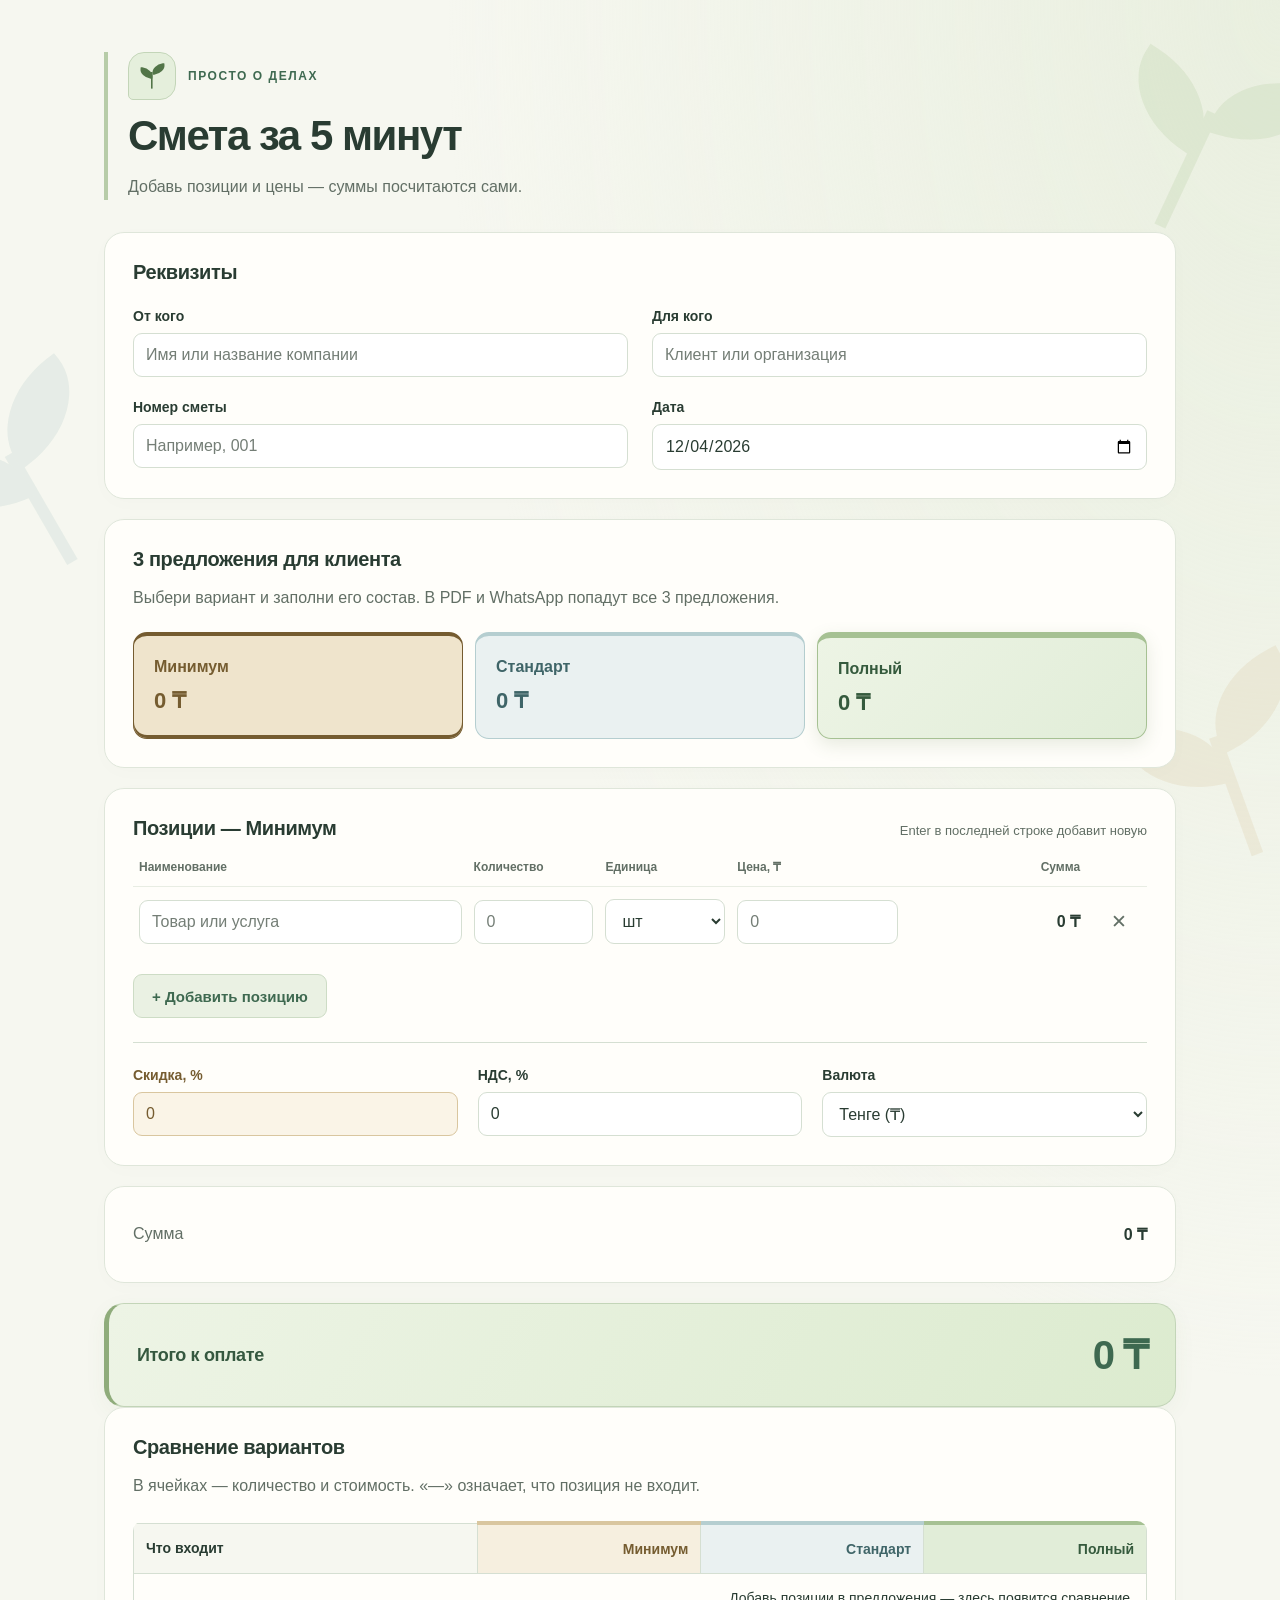
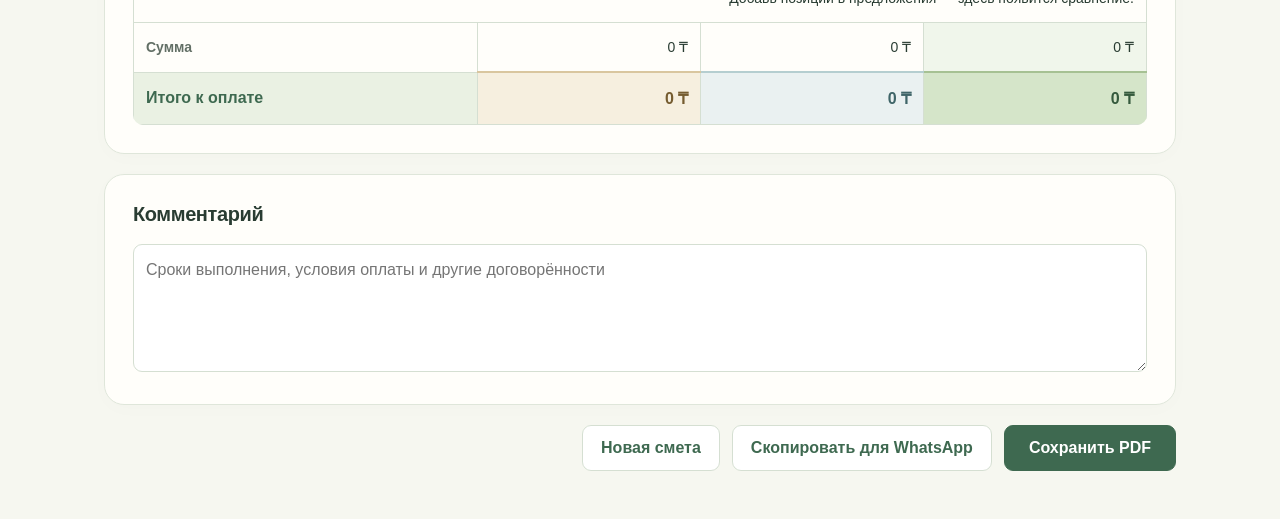
<file: index.html>
<!doctype html>
<html lang="ru">
<head>
  <meta charset="UTF-8">
  <meta name="viewport" content="width=device-width, initial-scale=1">
  <title>Смета за 5 минут</title>
  <link rel="stylesheet" href="styles.css">
  <script src="script.js" defer></script>
</head>
<body>
  <div class="eco-backdrop" aria-hidden="true">
    <span class="eco-sprout eco-sprout--top"></span>
    <span class="eco-sprout eco-sprout--side"></span>
    <span class="eco-sprout eco-sprout--bottom"></span>
  </div>
  <main class="page">
    <header class="page-header">
      <p class="eyebrow"><span class="eco-logo" aria-hidden="true"><span class="eco-sprout"></span></span>ПРОСТО О ДЕЛАХ</p>
      <h1>Смета за 5 минут</h1>
      <p class="hint">Добавь позиции и цены — суммы посчитаются сами.</p>
    </header>
    <h1 id="print-title" class="print-only"></h1>

    <section class="card" aria-labelledby="details-heading">
      <h2 id="details-heading">Реквизиты</h2>
      <div class="details-grid">
        <label>От кого<input type="text" name="sender" placeholder="Имя или название компании"></label>
        <label>Для кого<input type="text" name="recipient" placeholder="Клиент или организация"></label>
        <label>Номер сметы<input type="text" name="estimate-number" placeholder="Например, 001"></label>
        <label>Дата<input type="date" name="estimate-date" id="estimate-date"></label>
      </div>
    </section>

    <section class="card offers-card" aria-labelledby="offers-heading">
      <h2 id="offers-heading">3 предложения для клиента</h2>
      <p class="hint">Выбери вариант и заполни его состав. В PDF и WhatsApp попадут все 3 предложения.</p>
      <div class="offer-options" role="group" aria-label="Редактируемое предложение">
        <button type="button" class="offer-option" data-offer="0" aria-pressed="true"><span>Минимум</span><output id="offer-total-0">0 ₸</output></button>
        <button type="button" class="offer-option" data-offer="1" aria-pressed="false"><span>Стандарт</span><output id="offer-total-1">0 ₸</output></button>
        <button type="button" class="offer-option" data-offer="2" aria-pressed="false"><span>Полный</span><output id="offer-total-2">0 ₸</output></button>
      </div>
    </section>

    <section class="card positions-card offer-editor" aria-labelledby="positions-heading">
      <div class="section-heading">
        <h2 id="positions-heading">Позиции — Минимум</h2>
        <p class="keyboard-hint" id="keyboard-hint">Enter в последней строке добавит новую</p>
      </div>
      <table aria-labelledby="positions-heading" aria-describedby="keyboard-hint">
        <thead>
          <tr><th scope="col">Наименование</th><th scope="col">Количество</th><th scope="col">Единица</th><th scope="col">Цена, <span class="currency-mark">₸</span></th><th scope="col" class="money-heading">Сумма</th><th scope="col"><span class="sr-only">Удаление</span></th></tr>
        </thead>
        <tbody id="positions"></tbody>
      </table>
      <button type="button" id="add-position" class="add-button">+ Добавить позицию</button>
      <div class="adjustments-grid">
        <label>Скидка, %<input type="text" id="discount-percent" inputmode="decimal" value="0" autocomplete="off"></label>
        <label>НДС, %<input type="text" id="vat-percent" inputmode="decimal" value="0" autocomplete="off"></label>
        <label>Валюта<select id="currency"><option value="₸">Тенге (₸)</option><option value="$">Доллар ($)</option><option value="€">Евро (€)</option><option value="₽">Рубль (₽)</option></select></label>
      </div>
      <div class="exchange-controls" id="exchange-controls" hidden>
        <label for="exchange-rate" id="exchange-label">Курс вручную</label>
        <input type="text" id="exchange-rate" inputmode="decimal" autocomplete="off" aria-describedby="exchange-help exchange-status" placeholder="Введи курс">
        <p id="exchange-help">Курс применяется к ценам во всех 3 предложениях.</p>
      </div>
      <p id="exchange-status" class="exchange-status" role="status"></p>
    </section>

    <section class="card summary-card offer-editor" aria-label="Расчёт итога">
      <dl class="summary-list">
        <div><dt>Сумма</dt><dd><output id="subtotal">0 ₸</output></dd></div>
        <div id="discount-summary" hidden><dt>Скидка</dt><dd><output id="discount-amount">0 ₸</output></dd></div>
        <div id="discounted-summary" hidden><dt>Сумма со скидкой</dt><dd><output id="discounted-total">0 ₸</output></dd></div>
        <div id="vat-summary" hidden><dt>НДС</dt><dd><output id="vat-amount">0 ₸</output></dd></div>
      </dl>
    </section>

    <section class="total-card offer-editor" aria-labelledby="total-heading">
      <h2 id="total-heading">Итого к оплате</h2>
      <output id="grand-total" aria-live="polite" aria-atomic="true">0 ₸</output>
    </section>
    <p id="amount-in-words" class="amount-in-words offer-editor" aria-live="polite" hidden></p>
    <section class="card comparison-card" aria-labelledby="comparison-heading">
      <h2 id="comparison-heading">Сравнение вариантов</h2>
      <p class="hint comparison-hint">В ячейках — количество и стоимость. «—» означает, что позиция не входит.</p>
      <p id="exchange-note" class="hint"></p>
      <p class="comparison-scroll-hint">Листай таблицу влево и вправо, чтобы увидеть все варианты.</p>
      <div id="comparison" class="comparison-scroll" tabindex="0" role="region" aria-labelledby="comparison-heading"></div>
    </section>
    <div id="print-offers" class="print-only"></div>

    <section class="card comment-card" aria-labelledby="comment-heading">
      <h2 id="comment-heading"><label for="comment">Комментарий</label></h2>
      <textarea id="comment" name="comment" rows="4" placeholder="Сроки выполнения, условия оплаты и другие договорённости"></textarea>
    </section>
    <p class="print-only signature">Подпись ____________________</p>
    <div class="print-actions">
      <button type="button" id="new-estimate" class="secondary-button">Новая смета</button>
      <button type="button" id="copy-whatsapp" class="secondary-button">Скопировать для WhatsApp</button>
      <button type="button" id="save-pdf">Сохранить PDF</button>
    </div>
    <p id="copy-status" class="action-status" role="status"></p>
    <p id="storage-status" class="action-status" role="status"></p>
    <section id="manual-copy" class="card" hidden>
      <label for="share-text">Скопируй текст вручную</label>
      <textarea id="share-text" rows="8" readonly></textarea>
    </section>
  </main>

  <template id="position-template">
    <tr class="position-row">
      <td><label><span class="mobile-label">Наименование</span><input type="text" class="position-name" aria-label="Наименование" placeholder="Товар или услуга"></label></td>
      <td><label><span class="mobile-label">Количество</span><input type="text" class="quantity" inputmode="decimal" aria-label="Количество" placeholder="0" autocomplete="off"></label></td>
      <td><label><span class="mobile-label">Единица</span><select class="unit" aria-label="Единица"><option value="шт">шт</option><option value="час">час</option><option value="услуга">услуга</option></select></label></td>
      <td><label><span class="mobile-label">Цена, <span class="currency-mark">₸</span></span><input type="text" class="price" inputmode="decimal" aria-label="Цена, ₸" placeholder="0" autocomplete="off"></label></td>
      <td class="row-total-cell"><span class="mobile-label">Сумма</span><output class="row-total" aria-label="Сумма строки">0 ₸</output></td>
      <td class="remove-cell"><button type="button" class="remove-button" aria-label="Удалить позицию" title="Удалить позицию">✕</button></td>
    </tr>
  </template>
</body>
</html>
</file>
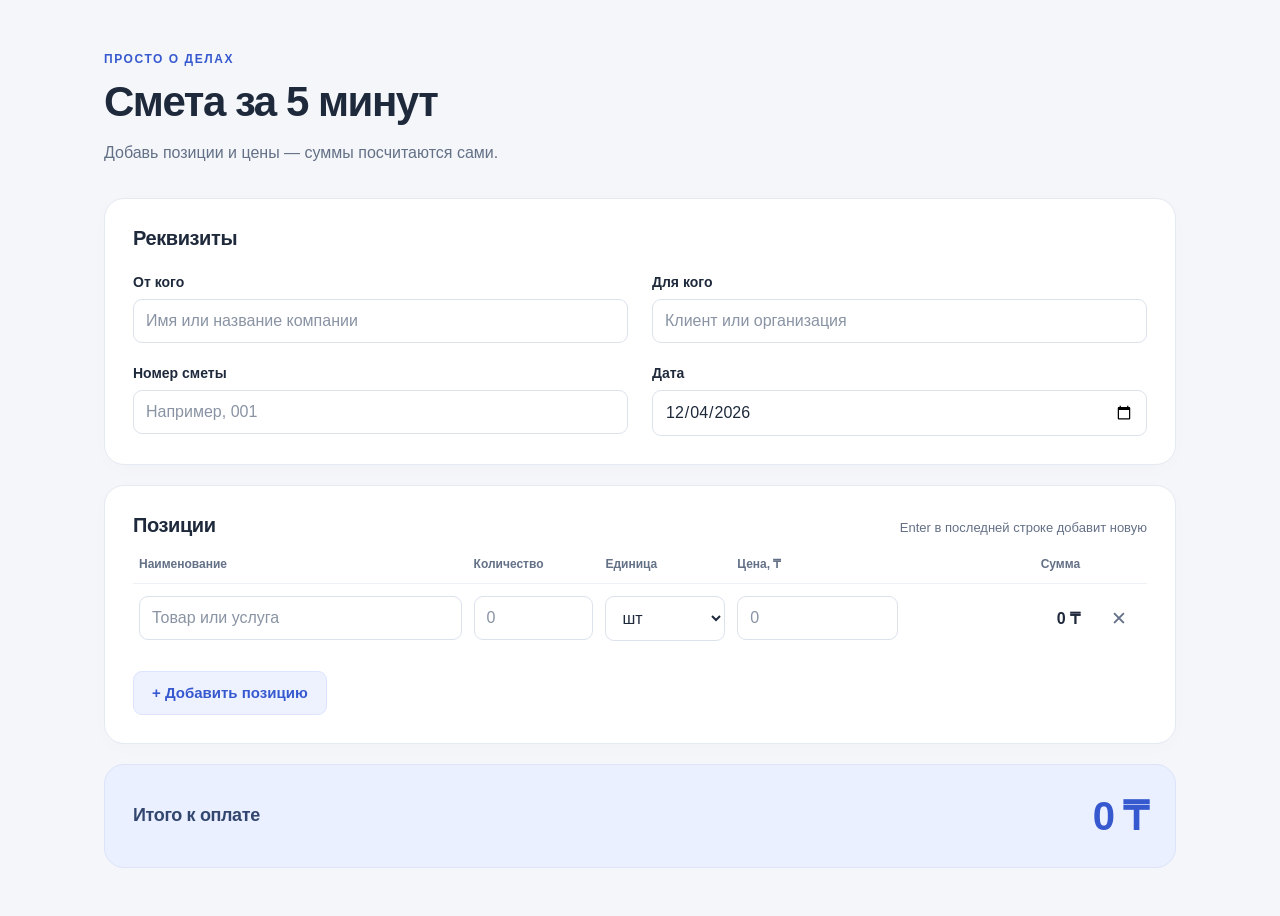
<file: .backups/2026-11-13_20-37-23/index.html>
<!doctype html>
<html lang="ru">
<head>
  <meta charset="UTF-8">
  <meta name="viewport" content="width=device-width, initial-scale=1">
  <title>Смета за 5 минут</title>
  <link rel="stylesheet" href="styles.css">
  <script src="script.js" defer></script>
</head>
<body>
  <main class="page">
    <header class="page-header">
      <p class="eyebrow">ПРОСТО О ДЕЛАХ</p>
      <h1>Смета за 5 минут</h1>
      <p class="hint">Добавь позиции и цены — суммы посчитаются сами.</p>
    </header>

    <section class="card" aria-labelledby="details-heading">
      <h2 id="details-heading">Реквизиты</h2>
      <div class="details-grid">
        <label>От кого<input type="text" name="sender" placeholder="Имя или название компании"></label>
        <label>Для кого<input type="text" name="recipient" placeholder="Клиент или организация"></label>
        <label>Номер сметы<input type="text" name="estimate-number" placeholder="Например, 001"></label>
        <label>Дата<input type="date" name="estimate-date" id="estimate-date"></label>
      </div>
    </section>

    <section class="card positions-card" aria-labelledby="positions-heading">
      <div class="section-heading">
        <h2 id="positions-heading">Позиции</h2>
        <p class="keyboard-hint" id="keyboard-hint">Enter в последней строке добавит новую</p>
      </div>
      <table aria-labelledby="positions-heading" aria-describedby="keyboard-hint">
        <thead>
          <tr><th scope="col">Наименование</th><th scope="col">Количество</th><th scope="col">Единица</th><th scope="col">Цена, ₸</th><th scope="col" class="money-heading">Сумма</th><th scope="col"><span class="sr-only">Удаление</span></th></tr>
        </thead>
        <tbody id="positions"></tbody>
      </table>
      <button type="button" id="add-position" class="add-button">+ Добавить позицию</button>
    </section>

    <section class="total-card" aria-labelledby="total-heading">
      <h2 id="total-heading">Итого к оплате</h2>
      <output id="grand-total" aria-live="polite" aria-atomic="true">0 ₸</output>
    </section>
  </main>

  <template id="position-template">
    <tr class="position-row">
      <td><label><span class="mobile-label">Наименование</span><input type="text" class="position-name" aria-label="Наименование" placeholder="Товар или услуга"></label></td>
      <td><label><span class="mobile-label">Количество</span><input type="text" class="quantity" inputmode="decimal" aria-label="Количество" placeholder="0" autocomplete="off"></label></td>
      <td><label><span class="mobile-label">Единица</span><select class="unit" aria-label="Единица"><option value="шт">шт</option><option value="час">час</option><option value="услуга">услуга</option></select></label></td>
      <td><label><span class="mobile-label">Цена, ₸</span><input type="text" class="price" inputmode="decimal" aria-label="Цена, ₸" placeholder="0" autocomplete="off"></label></td>
      <td class="row-total-cell"><span class="mobile-label">Сумма</span><output class="row-total" aria-label="Сумма строки">0 ₸</output></td>
      <td class="remove-cell"><button type="button" class="remove-button" aria-label="Удалить позицию" title="Удалить позицию">✕</button></td>
    </tr>
  </template>
</body>
</html>
</file>
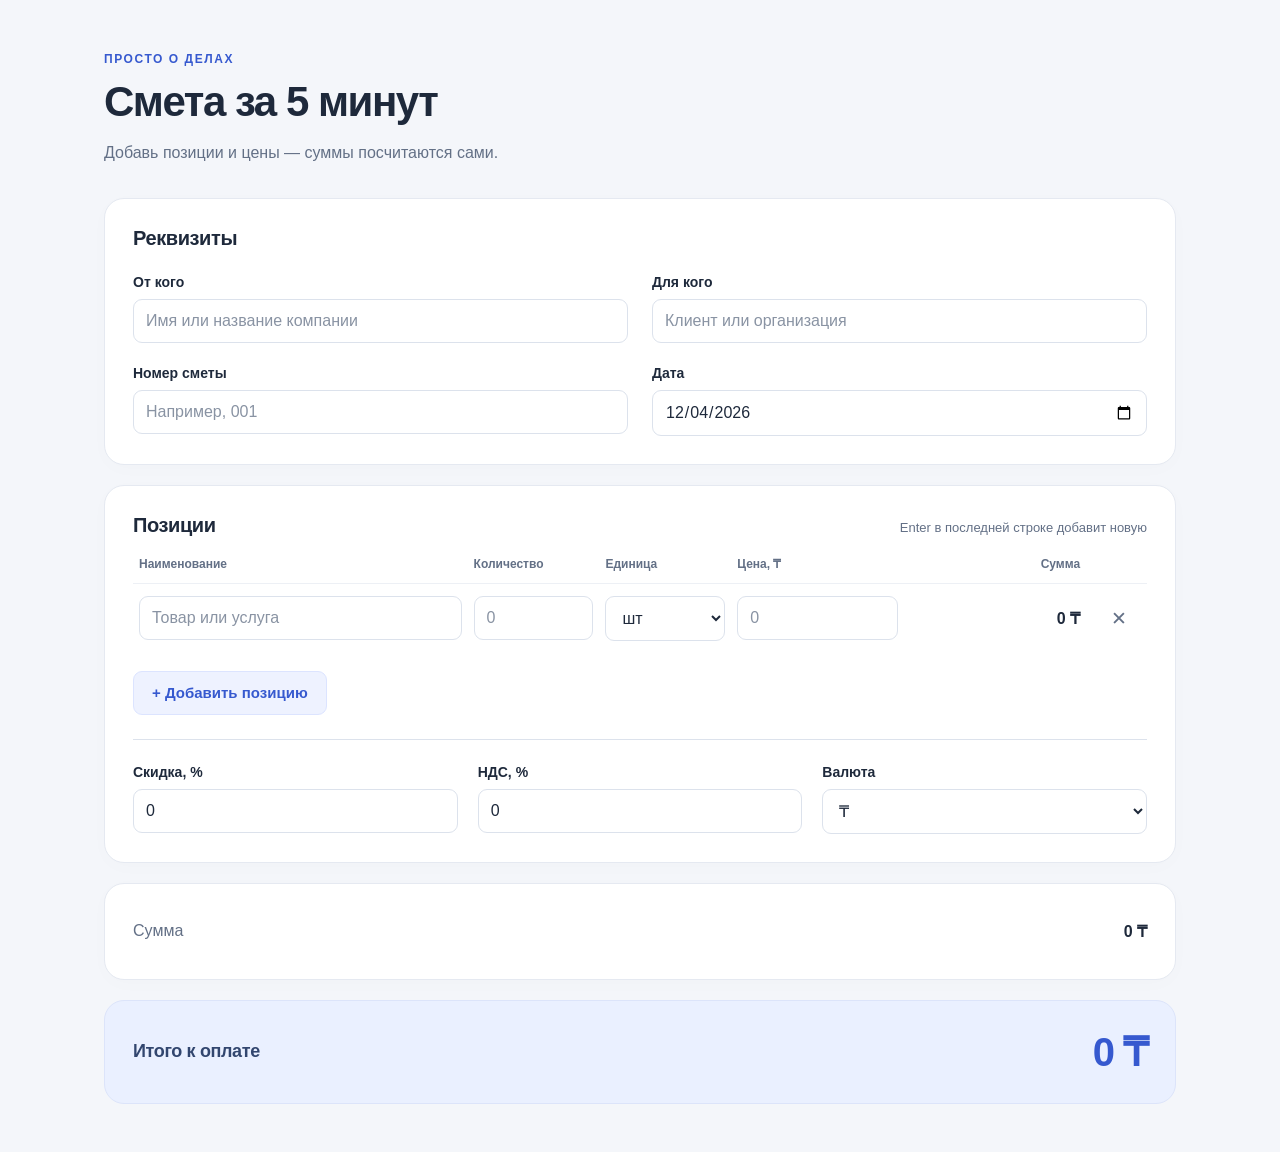
<file: .backups/2026-11-13_20-39-39/index.html>
<!doctype html>
<html lang="ru">
<head>
  <meta charset="UTF-8">
  <meta name="viewport" content="width=device-width, initial-scale=1">
  <title>Смета за 5 минут</title>
  <link rel="stylesheet" href="styles.css">
  <script src="script.js" defer></script>
</head>
<body>
  <main class="page">
    <header class="page-header">
      <p class="eyebrow">ПРОСТО О ДЕЛАХ</p>
      <h1>Смета за 5 минут</h1>
      <p class="hint">Добавь позиции и цены — суммы посчитаются сами.</p>
    </header>

    <section class="card" aria-labelledby="details-heading">
      <h2 id="details-heading">Реквизиты</h2>
      <div class="details-grid">
        <label>От кого<input type="text" name="sender" placeholder="Имя или название компании"></label>
        <label>Для кого<input type="text" name="recipient" placeholder="Клиент или организация"></label>
        <label>Номер сметы<input type="text" name="estimate-number" placeholder="Например, 001"></label>
        <label>Дата<input type="date" name="estimate-date" id="estimate-date"></label>
      </div>
    </section>

    <section class="card positions-card" aria-labelledby="positions-heading">
      <div class="section-heading">
        <h2 id="positions-heading">Позиции</h2>
        <p class="keyboard-hint" id="keyboard-hint">Enter в последней строке добавит новую</p>
      </div>
      <table aria-labelledby="positions-heading" aria-describedby="keyboard-hint">
        <thead>
          <tr><th scope="col">Наименование</th><th scope="col">Количество</th><th scope="col">Единица</th><th scope="col">Цена, <span class="currency-mark">₸</span></th><th scope="col" class="money-heading">Сумма</th><th scope="col"><span class="sr-only">Удаление</span></th></tr>
        </thead>
        <tbody id="positions"></tbody>
      </table>
      <button type="button" id="add-position" class="add-button">+ Добавить позицию</button>
      <div class="adjustments-grid">
        <label>Скидка, %<input type="text" id="discount-percent" inputmode="decimal" value="0" autocomplete="off"></label>
        <label>НДС, %<input type="text" id="vat-percent" inputmode="decimal" value="0" autocomplete="off"></label>
        <label>Валюта<select id="currency"><option value="₸">₸</option><option value="₽">₽</option><option value="$">$</option><option value="€">€</option></select></label>
      </div>
    </section>

    <section class="card summary-card" aria-label="Расчёт итога">
      <dl class="summary-list">
        <div><dt>Сумма</dt><dd><output id="subtotal">0 ₸</output></dd></div>
        <div id="discount-summary" hidden><dt>Скидка</dt><dd><output id="discount-amount">0 ₸</output></dd></div>
        <div id="discounted-summary" hidden><dt>Сумма со скидкой</dt><dd><output id="discounted-total">0 ₸</output></dd></div>
        <div id="vat-summary" hidden><dt>НДС</dt><dd><output id="vat-amount">0 ₸</output></dd></div>
      </dl>
    </section>

    <section class="total-card" aria-labelledby="total-heading">
      <h2 id="total-heading">Итого к оплате</h2>
      <output id="grand-total" aria-live="polite" aria-atomic="true">0 ₸</output>
    </section>
  </main>

  <template id="position-template">
    <tr class="position-row">
      <td><label><span class="mobile-label">Наименование</span><input type="text" class="position-name" aria-label="Наименование" placeholder="Товар или услуга"></label></td>
      <td><label><span class="mobile-label">Количество</span><input type="text" class="quantity" inputmode="decimal" aria-label="Количество" placeholder="0" autocomplete="off"></label></td>
      <td><label><span class="mobile-label">Единица</span><select class="unit" aria-label="Единица"><option value="шт">шт</option><option value="час">час</option><option value="услуга">услуга</option></select></label></td>
      <td><label><span class="mobile-label">Цена, <span class="currency-mark">₸</span></span><input type="text" class="price" inputmode="decimal" aria-label="Цена, ₸" placeholder="0" autocomplete="off"></label></td>
      <td class="row-total-cell"><span class="mobile-label">Сумма</span><output class="row-total" aria-label="Сумма строки">0 ₸</output></td>
      <td class="remove-cell"><button type="button" class="remove-button" aria-label="Удалить позицию" title="Удалить позицию">✕</button></td>
    </tr>
  </template>
</body>
</html>
</file>
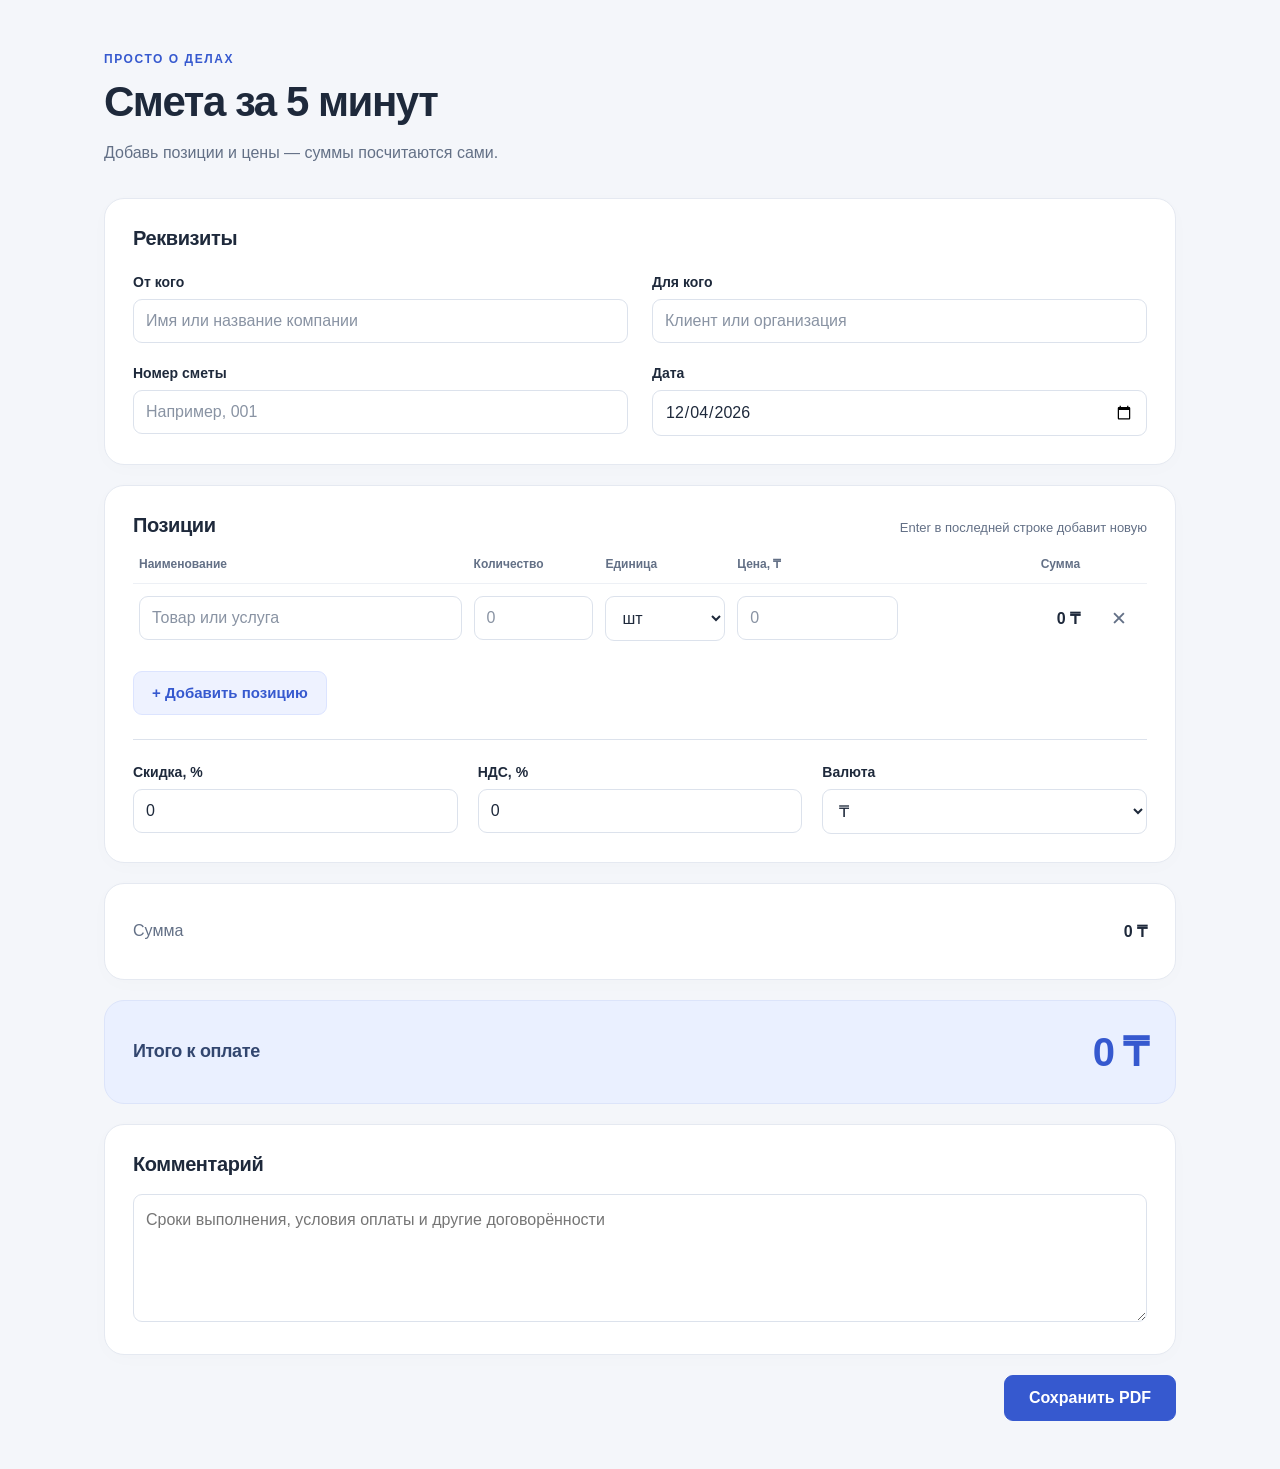
<file: .backups/2026-11-13_20-44-25/index.html>
<!doctype html>
<html lang="ru">
<head>
  <meta charset="UTF-8">
  <meta name="viewport" content="width=device-width, initial-scale=1">
  <title>Смета за 5 минут</title>
  <link rel="stylesheet" href="styles.css">
  <script src="script.js" defer></script>
</head>
<body>
  <main class="page">
    <header class="page-header">
      <p class="eyebrow">ПРОСТО О ДЕЛАХ</p>
      <h1>Смета за 5 минут</h1>
      <p class="hint">Добавь позиции и цены — суммы посчитаются сами.</p>
    </header>
    <h1 id="print-title" class="print-only"></h1>

    <section class="card" aria-labelledby="details-heading">
      <h2 id="details-heading">Реквизиты</h2>
      <div class="details-grid">
        <label>От кого<input type="text" name="sender" placeholder="Имя или название компании"></label>
        <label>Для кого<input type="text" name="recipient" placeholder="Клиент или организация"></label>
        <label>Номер сметы<input type="text" name="estimate-number" placeholder="Например, 001"></label>
        <label>Дата<input type="date" name="estimate-date" id="estimate-date"></label>
      </div>
    </section>

    <section class="card positions-card" aria-labelledby="positions-heading">
      <div class="section-heading">
        <h2 id="positions-heading">Позиции</h2>
        <p class="keyboard-hint" id="keyboard-hint">Enter в последней строке добавит новую</p>
      </div>
      <table aria-labelledby="positions-heading" aria-describedby="keyboard-hint">
        <thead>
          <tr><th scope="col">Наименование</th><th scope="col">Количество</th><th scope="col">Единица</th><th scope="col">Цена, <span class="currency-mark">₸</span></th><th scope="col" class="money-heading">Сумма</th><th scope="col"><span class="sr-only">Удаление</span></th></tr>
        </thead>
        <tbody id="positions"></tbody>
      </table>
      <button type="button" id="add-position" class="add-button">+ Добавить позицию</button>
      <div class="adjustments-grid">
        <label>Скидка, %<input type="text" id="discount-percent" inputmode="decimal" value="0" autocomplete="off"></label>
        <label>НДС, %<input type="text" id="vat-percent" inputmode="decimal" value="0" autocomplete="off"></label>
        <label>Валюта<select id="currency"><option value="₸">₸</option><option value="₽">₽</option><option value="$">$</option><option value="€">€</option></select></label>
      </div>
    </section>

    <section class="card summary-card" aria-label="Расчёт итога">
      <dl class="summary-list">
        <div><dt>Сумма</dt><dd><output id="subtotal">0 ₸</output></dd></div>
        <div id="discount-summary" hidden><dt>Скидка</dt><dd><output id="discount-amount">0 ₸</output></dd></div>
        <div id="discounted-summary" hidden><dt>Сумма со скидкой</dt><dd><output id="discounted-total">0 ₸</output></dd></div>
        <div id="vat-summary" hidden><dt>НДС</dt><dd><output id="vat-amount">0 ₸</output></dd></div>
      </dl>
    </section>

    <section class="total-card" aria-labelledby="total-heading">
      <h2 id="total-heading">Итого к оплате</h2>
      <output id="grand-total" aria-live="polite" aria-atomic="true">0 ₸</output>
    </section>

    <section class="card comment-card" aria-labelledby="comment-heading">
      <h2 id="comment-heading"><label for="comment">Комментарий</label></h2>
      <textarea id="comment" name="comment" rows="4" placeholder="Сроки выполнения, условия оплаты и другие договорённости"></textarea>
    </section>
    <p class="print-only signature">Подпись ____________________</p>
    <div class="print-actions">
      <button type="button" id="save-pdf">Сохранить PDF</button>
    </div>
  </main>

  <template id="position-template">
    <tr class="position-row">
      <td><label><span class="mobile-label">Наименование</span><input type="text" class="position-name" aria-label="Наименование" placeholder="Товар или услуга"></label></td>
      <td><label><span class="mobile-label">Количество</span><input type="text" class="quantity" inputmode="decimal" aria-label="Количество" placeholder="0" autocomplete="off"></label></td>
      <td><label><span class="mobile-label">Единица</span><select class="unit" aria-label="Единица"><option value="шт">шт</option><option value="час">час</option><option value="услуга">услуга</option></select></label></td>
      <td><label><span class="mobile-label">Цена, <span class="currency-mark">₸</span></span><input type="text" class="price" inputmode="decimal" aria-label="Цена, ₸" placeholder="0" autocomplete="off"></label></td>
      <td class="row-total-cell"><span class="mobile-label">Сумма</span><output class="row-total" aria-label="Сумма строки">0 ₸</output></td>
      <td class="remove-cell"><button type="button" class="remove-button" aria-label="Удалить позицию" title="Удалить позицию">✕</button></td>
    </tr>
  </template>
</body>
</html>
</file>
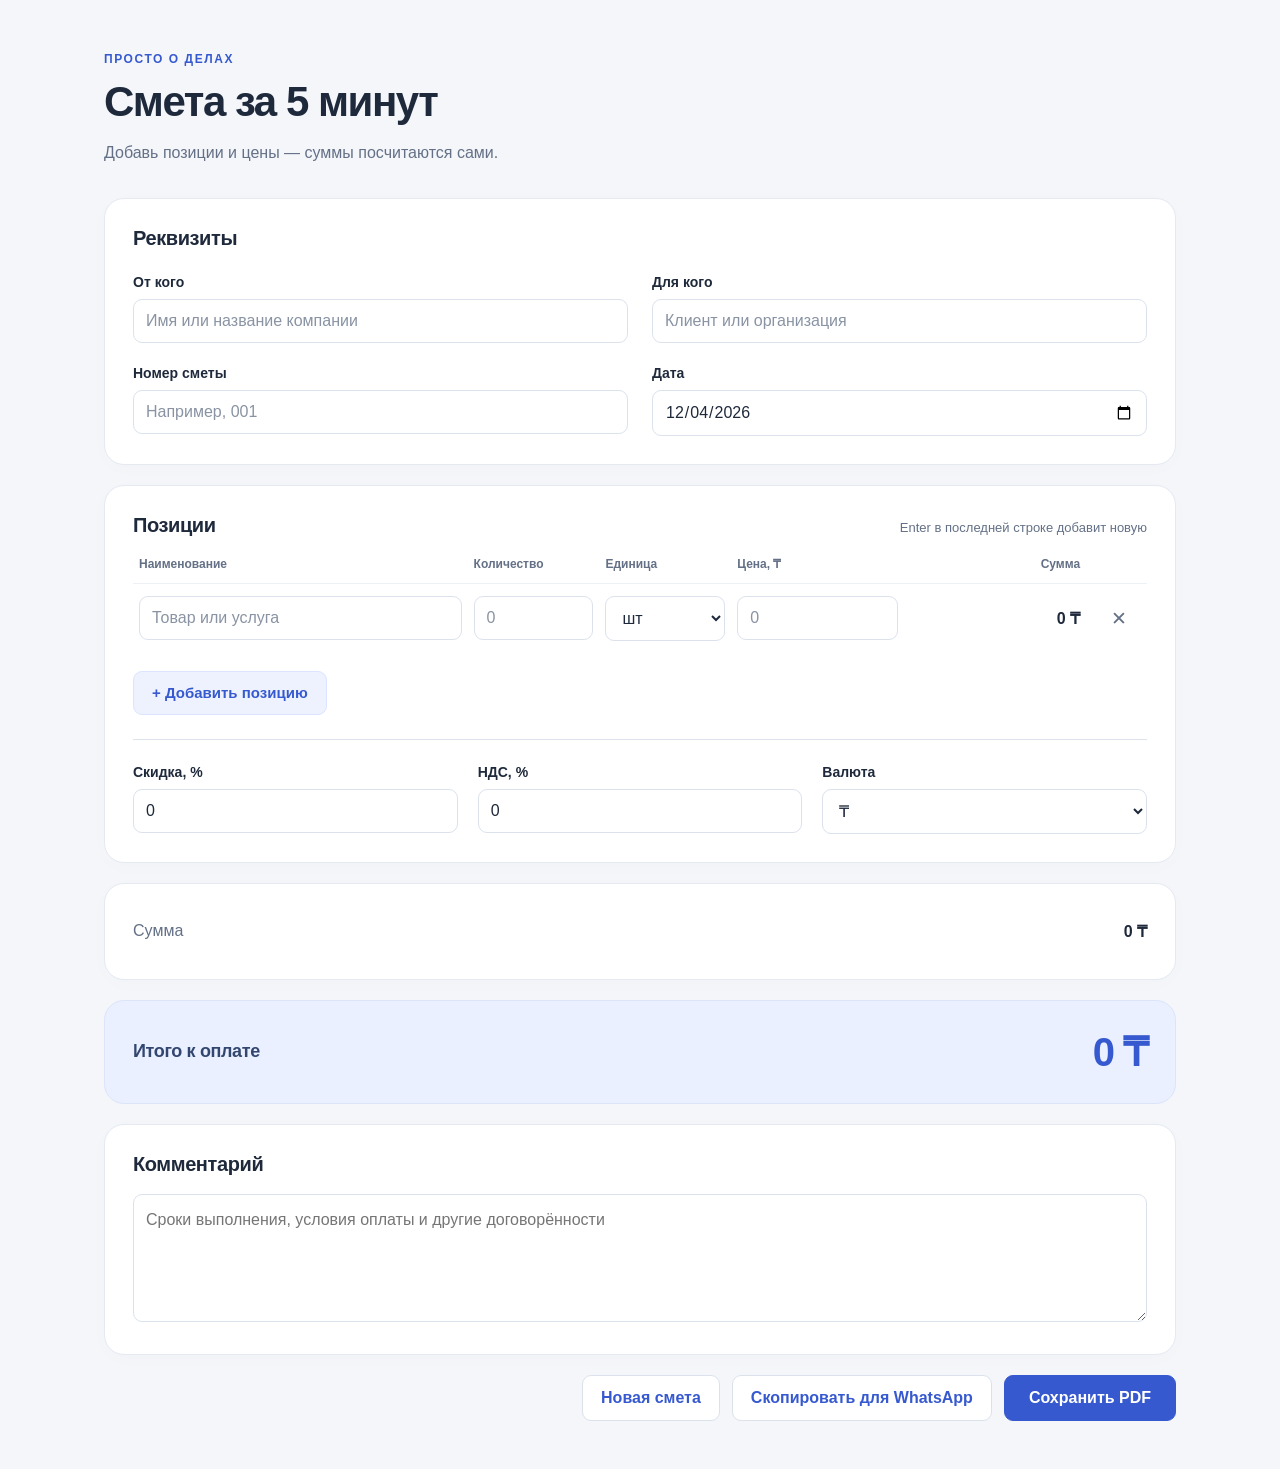
<file: .backups/2026-11-13_21-01-08/index.html>
<!doctype html>
<html lang="ru">
<head>
  <meta charset="UTF-8">
  <meta name="viewport" content="width=device-width, initial-scale=1">
  <title>Смета за 5 минут</title>
  <link rel="stylesheet" href="styles.css">
  <script src="script.js" defer></script>
</head>
<body>
  <main class="page">
    <header class="page-header">
      <p class="eyebrow">ПРОСТО О ДЕЛАХ</p>
      <h1>Смета за 5 минут</h1>
      <p class="hint">Добавь позиции и цены — суммы посчитаются сами.</p>
    </header>
    <h1 id="print-title" class="print-only"></h1>

    <section class="card" aria-labelledby="details-heading">
      <h2 id="details-heading">Реквизиты</h2>
      <div class="details-grid">
        <label>От кого<input type="text" name="sender" placeholder="Имя или название компании"></label>
        <label>Для кого<input type="text" name="recipient" placeholder="Клиент или организация"></label>
        <label>Номер сметы<input type="text" name="estimate-number" placeholder="Например, 001"></label>
        <label>Дата<input type="date" name="estimate-date" id="estimate-date"></label>
      </div>
    </section>

    <section class="card positions-card" aria-labelledby="positions-heading">
      <div class="section-heading">
        <h2 id="positions-heading">Позиции</h2>
        <p class="keyboard-hint" id="keyboard-hint">Enter в последней строке добавит новую</p>
      </div>
      <table aria-labelledby="positions-heading" aria-describedby="keyboard-hint">
        <thead>
          <tr><th scope="col">Наименование</th><th scope="col">Количество</th><th scope="col">Единица</th><th scope="col">Цена, <span class="currency-mark">₸</span></th><th scope="col" class="money-heading">Сумма</th><th scope="col"><span class="sr-only">Удаление</span></th></tr>
        </thead>
        <tbody id="positions"></tbody>
      </table>
      <button type="button" id="add-position" class="add-button">+ Добавить позицию</button>
      <div class="adjustments-grid">
        <label>Скидка, %<input type="text" id="discount-percent" inputmode="decimal" value="0" autocomplete="off"></label>
        <label>НДС, %<input type="text" id="vat-percent" inputmode="decimal" value="0" autocomplete="off"></label>
        <label>Валюта<select id="currency"><option value="₸">₸</option><option value="₽">₽</option><option value="$">$</option><option value="€">€</option></select></label>
      </div>
    </section>

    <section class="card summary-card" aria-label="Расчёт итога">
      <dl class="summary-list">
        <div><dt>Сумма</dt><dd><output id="subtotal">0 ₸</output></dd></div>
        <div id="discount-summary" hidden><dt>Скидка</dt><dd><output id="discount-amount">0 ₸</output></dd></div>
        <div id="discounted-summary" hidden><dt>Сумма со скидкой</dt><dd><output id="discounted-total">0 ₸</output></dd></div>
        <div id="vat-summary" hidden><dt>НДС</dt><dd><output id="vat-amount">0 ₸</output></dd></div>
      </dl>
    </section>

    <section class="total-card" aria-labelledby="total-heading">
      <h2 id="total-heading">Итого к оплате</h2>
      <output id="grand-total" aria-live="polite" aria-atomic="true">0 ₸</output>
    </section>

    <section class="card comment-card" aria-labelledby="comment-heading">
      <h2 id="comment-heading"><label for="comment">Комментарий</label></h2>
      <textarea id="comment" name="comment" rows="4" placeholder="Сроки выполнения, условия оплаты и другие договорённости"></textarea>
    </section>
    <p class="print-only signature">Подпись ____________________</p>
    <div class="print-actions">
      <button type="button" id="new-estimate" class="secondary-button">Новая смета</button>
      <button type="button" id="copy-whatsapp" class="secondary-button">Скопировать для WhatsApp</button>
      <button type="button" id="save-pdf">Сохранить PDF</button>
    </div>
    <p id="copy-status" class="action-status" role="status"></p>
    <p id="storage-status" class="action-status" role="status"></p>
    <section id="manual-copy" class="card" hidden>
      <label for="share-text">Скопируй текст вручную</label>
      <textarea id="share-text" rows="8" readonly></textarea>
    </section>
  </main>

  <template id="position-template">
    <tr class="position-row">
      <td><label><span class="mobile-label">Наименование</span><input type="text" class="position-name" aria-label="Наименование" placeholder="Товар или услуга"></label></td>
      <td><label><span class="mobile-label">Количество</span><input type="text" class="quantity" inputmode="decimal" aria-label="Количество" placeholder="0" autocomplete="off"></label></td>
      <td><label><span class="mobile-label">Единица</span><select class="unit" aria-label="Единица"><option value="шт">шт</option><option value="час">час</option><option value="услуга">услуга</option></select></label></td>
      <td><label><span class="mobile-label">Цена, <span class="currency-mark">₸</span></span><input type="text" class="price" inputmode="decimal" aria-label="Цена, ₸" placeholder="0" autocomplete="off"></label></td>
      <td class="row-total-cell"><span class="mobile-label">Сумма</span><output class="row-total" aria-label="Сумма строки">0 ₸</output></td>
      <td class="remove-cell"><button type="button" class="remove-button" aria-label="Удалить позицию" title="Удалить позицию">✕</button></td>
    </tr>
  </template>
</body>
</html>
</file>
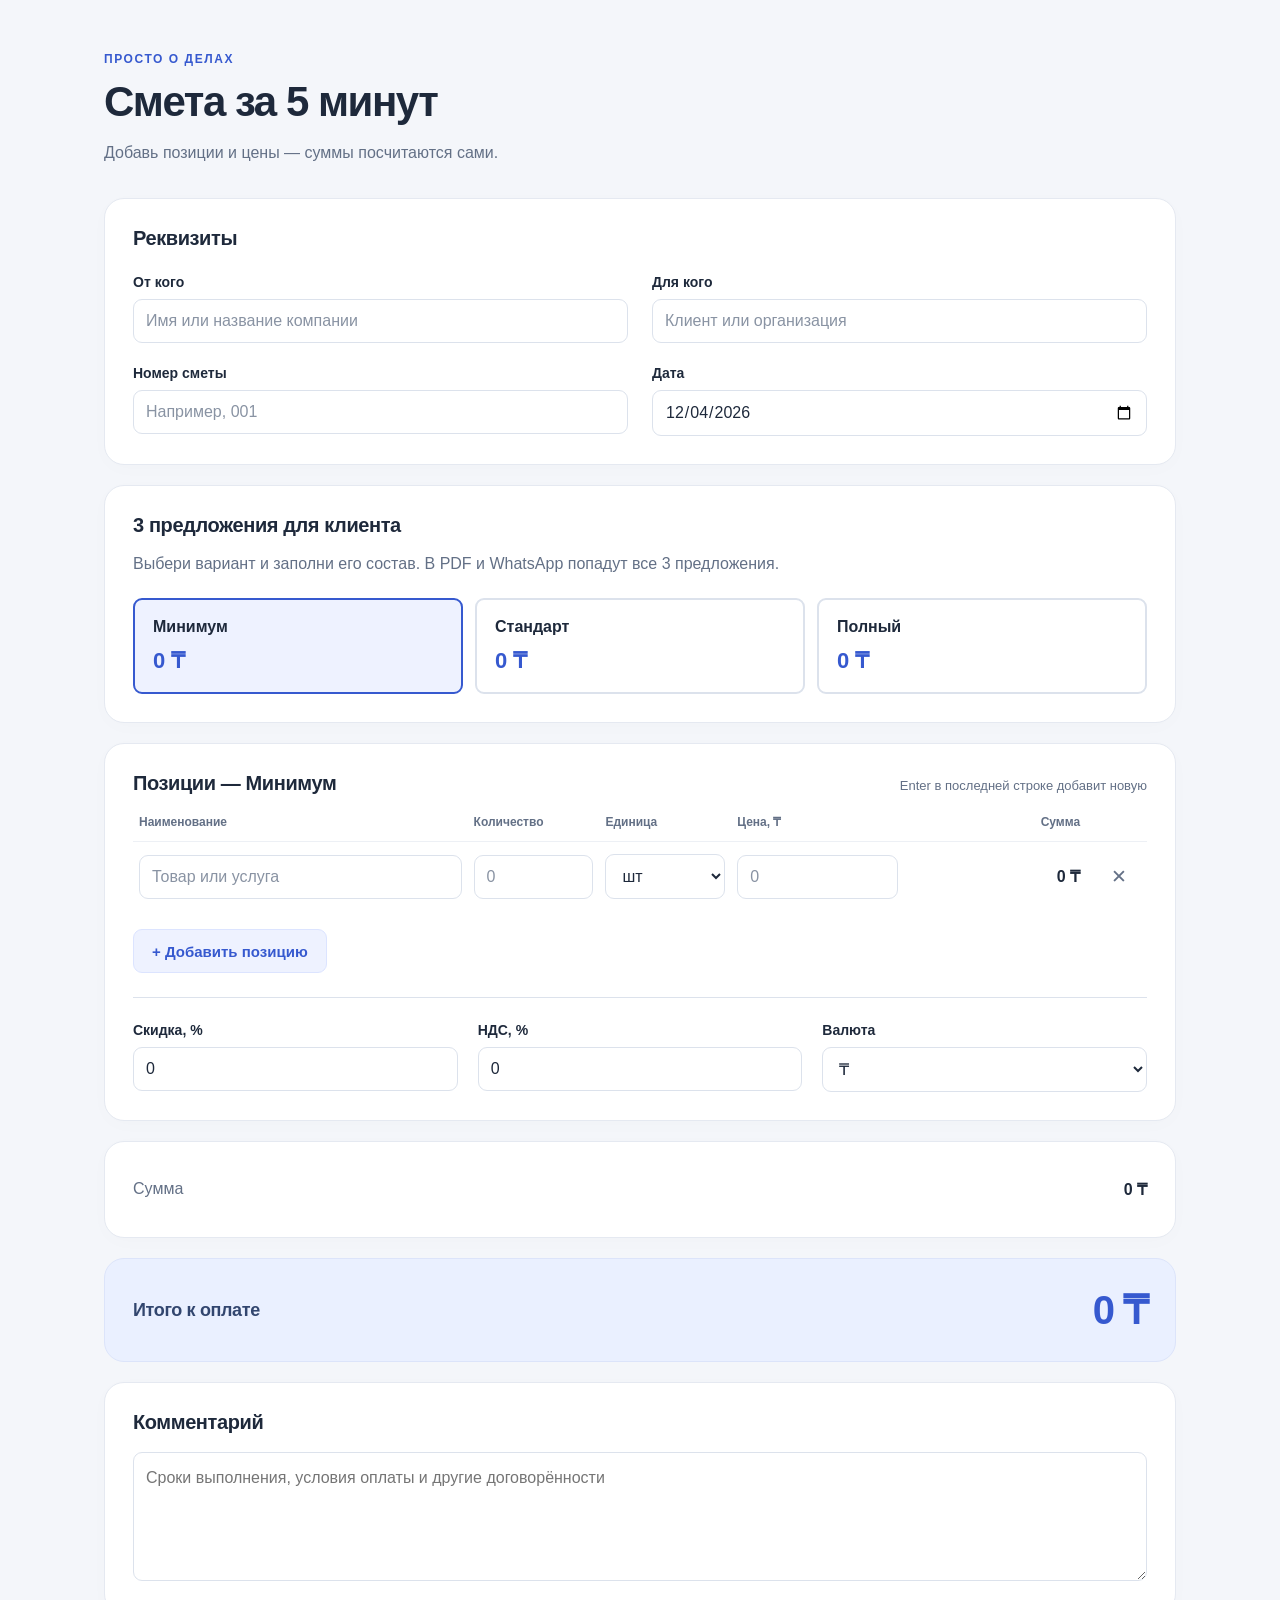
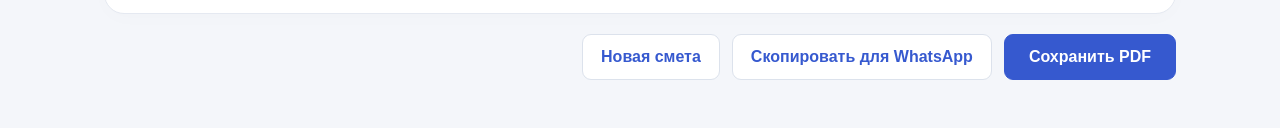
<file: .backups/2026-11-13_21-05-28/index.html>
<!doctype html>
<html lang="ru">
<head>
  <meta charset="UTF-8">
  <meta name="viewport" content="width=device-width, initial-scale=1">
  <title>Смета за 5 минут</title>
  <link rel="stylesheet" href="styles.css">
  <script src="script.js" defer></script>
</head>
<body>
  <main class="page">
    <header class="page-header">
      <p class="eyebrow">ПРОСТО О ДЕЛАХ</p>
      <h1>Смета за 5 минут</h1>
      <p class="hint">Добавь позиции и цены — суммы посчитаются сами.</p>
    </header>
    <h1 id="print-title" class="print-only"></h1>

    <section class="card" aria-labelledby="details-heading">
      <h2 id="details-heading">Реквизиты</h2>
      <div class="details-grid">
        <label>От кого<input type="text" name="sender" placeholder="Имя или название компании"></label>
        <label>Для кого<input type="text" name="recipient" placeholder="Клиент или организация"></label>
        <label>Номер сметы<input type="text" name="estimate-number" placeholder="Например, 001"></label>
        <label>Дата<input type="date" name="estimate-date" id="estimate-date"></label>
      </div>
    </section>

    <section class="card offers-card" aria-labelledby="offers-heading">
      <h2 id="offers-heading">3 предложения для клиента</h2>
      <p class="hint">Выбери вариант и заполни его состав. В PDF и WhatsApp попадут все 3 предложения.</p>
      <div class="offer-options" role="group" aria-label="Редактируемое предложение">
        <button type="button" class="offer-option" data-offer="0" aria-pressed="true"><span>Минимум</span><output id="offer-total-0">0 ₸</output></button>
        <button type="button" class="offer-option" data-offer="1" aria-pressed="false"><span>Стандарт</span><output id="offer-total-1">0 ₸</output></button>
        <button type="button" class="offer-option" data-offer="2" aria-pressed="false"><span>Полный</span><output id="offer-total-2">0 ₸</output></button>
      </div>
    </section>

    <section class="card positions-card offer-editor" aria-labelledby="positions-heading">
      <div class="section-heading">
        <h2 id="positions-heading">Позиции — Минимум</h2>
        <p class="keyboard-hint" id="keyboard-hint">Enter в последней строке добавит новую</p>
      </div>
      <table aria-labelledby="positions-heading" aria-describedby="keyboard-hint">
        <thead>
          <tr><th scope="col">Наименование</th><th scope="col">Количество</th><th scope="col">Единица</th><th scope="col">Цена, <span class="currency-mark">₸</span></th><th scope="col" class="money-heading">Сумма</th><th scope="col"><span class="sr-only">Удаление</span></th></tr>
        </thead>
        <tbody id="positions"></tbody>
      </table>
      <button type="button" id="add-position" class="add-button">+ Добавить позицию</button>
      <div class="adjustments-grid">
        <label>Скидка, %<input type="text" id="discount-percent" inputmode="decimal" value="0" autocomplete="off"></label>
        <label>НДС, %<input type="text" id="vat-percent" inputmode="decimal" value="0" autocomplete="off"></label>
        <label>Валюта<select id="currency"><option value="₸">₸</option><option value="₽">₽</option><option value="$">$</option><option value="€">€</option></select></label>
      </div>
    </section>

    <section class="card summary-card offer-editor" aria-label="Расчёт итога">
      <dl class="summary-list">
        <div><dt>Сумма</dt><dd><output id="subtotal">0 ₸</output></dd></div>
        <div id="discount-summary" hidden><dt>Скидка</dt><dd><output id="discount-amount">0 ₸</output></dd></div>
        <div id="discounted-summary" hidden><dt>Сумма со скидкой</dt><dd><output id="discounted-total">0 ₸</output></dd></div>
        <div id="vat-summary" hidden><dt>НДС</dt><dd><output id="vat-amount">0 ₸</output></dd></div>
      </dl>
    </section>

    <section class="total-card offer-editor" aria-labelledby="total-heading">
      <h2 id="total-heading">Итого к оплате</h2>
      <output id="grand-total" aria-live="polite" aria-atomic="true">0 ₸</output>
    </section>
    <div id="print-offers" class="print-only"></div>

    <section class="card comment-card" aria-labelledby="comment-heading">
      <h2 id="comment-heading"><label for="comment">Комментарий</label></h2>
      <textarea id="comment" name="comment" rows="4" placeholder="Сроки выполнения, условия оплаты и другие договорённости"></textarea>
    </section>
    <p class="print-only signature">Подпись ____________________</p>
    <div class="print-actions">
      <button type="button" id="new-estimate" class="secondary-button">Новая смета</button>
      <button type="button" id="copy-whatsapp" class="secondary-button">Скопировать для WhatsApp</button>
      <button type="button" id="save-pdf">Сохранить PDF</button>
    </div>
    <p id="copy-status" class="action-status" role="status"></p>
    <p id="storage-status" class="action-status" role="status"></p>
    <section id="manual-copy" class="card" hidden>
      <label for="share-text">Скопируй текст вручную</label>
      <textarea id="share-text" rows="8" readonly></textarea>
    </section>
  </main>

  <template id="position-template">
    <tr class="position-row">
      <td><label><span class="mobile-label">Наименование</span><input type="text" class="position-name" aria-label="Наименование" placeholder="Товар или услуга"></label></td>
      <td><label><span class="mobile-label">Количество</span><input type="text" class="quantity" inputmode="decimal" aria-label="Количество" placeholder="0" autocomplete="off"></label></td>
      <td><label><span class="mobile-label">Единица</span><select class="unit" aria-label="Единица"><option value="шт">шт</option><option value="час">час</option><option value="услуга">услуга</option></select></label></td>
      <td><label><span class="mobile-label">Цена, <span class="currency-mark">₸</span></span><input type="text" class="price" inputmode="decimal" aria-label="Цена, ₸" placeholder="0" autocomplete="off"></label></td>
      <td class="row-total-cell"><span class="mobile-label">Сумма</span><output class="row-total" aria-label="Сумма строки">0 ₸</output></td>
      <td class="remove-cell"><button type="button" class="remove-button" aria-label="Удалить позицию" title="Удалить позицию">✕</button></td>
    </tr>
  </template>
</body>
</html>
</file>
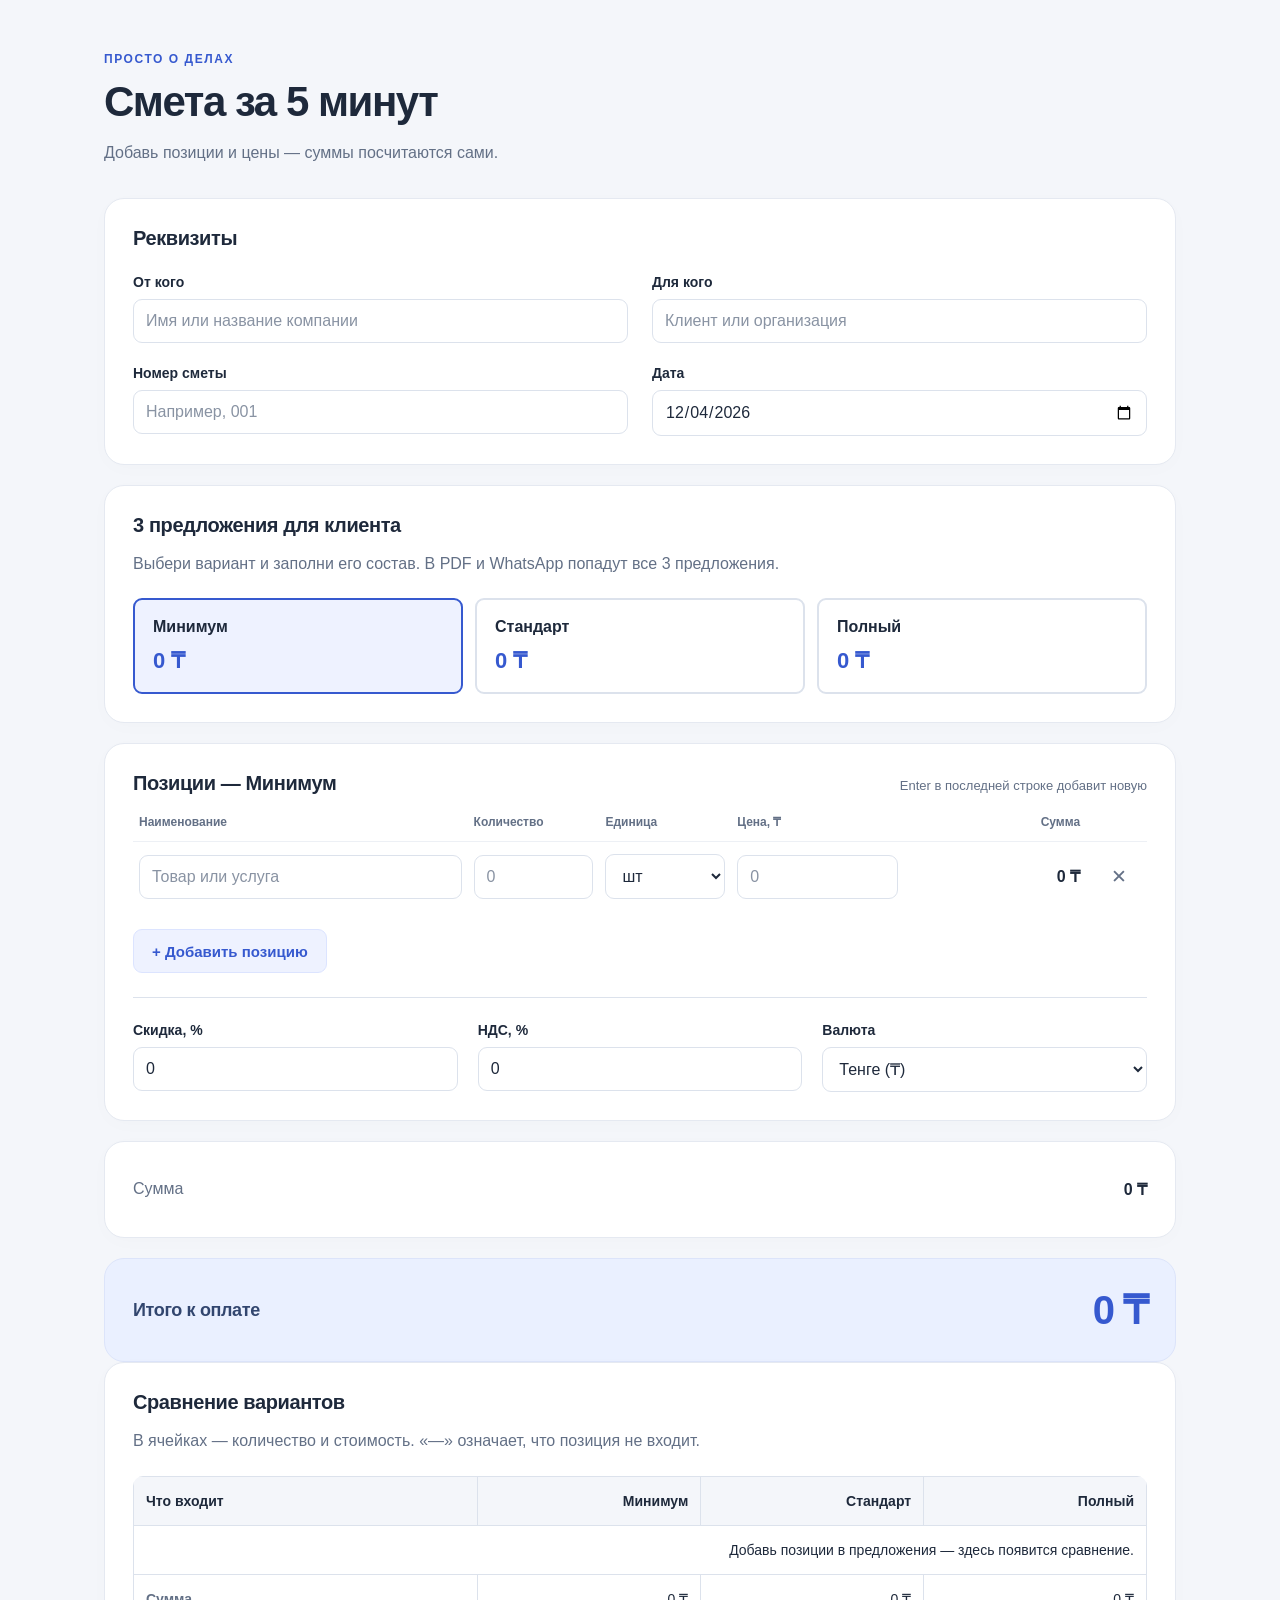
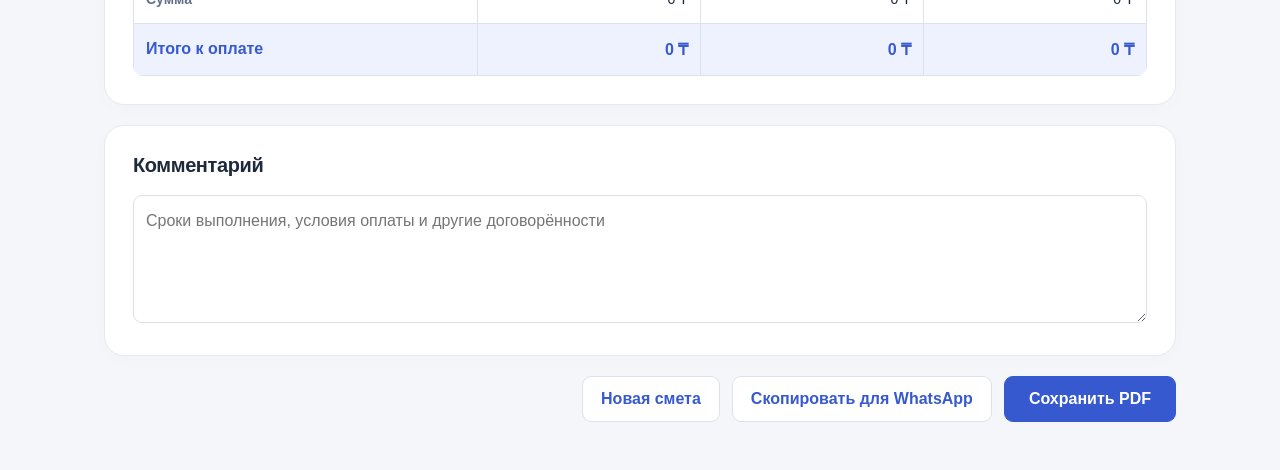
<file: .backups/2026-11-13_21-09-50/index.html>
<!doctype html>
<html lang="ru">
<head>
  <meta charset="UTF-8">
  <meta name="viewport" content="width=device-width, initial-scale=1">
  <title>Смета за 5 минут</title>
  <link rel="stylesheet" href="styles.css">
  <script src="script.js" defer></script>
</head>
<body>
  <main class="page">
    <header class="page-header">
      <p class="eyebrow">ПРОСТО О ДЕЛАХ</p>
      <h1>Смета за 5 минут</h1>
      <p class="hint">Добавь позиции и цены — суммы посчитаются сами.</p>
    </header>
    <h1 id="print-title" class="print-only"></h1>

    <section class="card" aria-labelledby="details-heading">
      <h2 id="details-heading">Реквизиты</h2>
      <div class="details-grid">
        <label>От кого<input type="text" name="sender" placeholder="Имя или название компании"></label>
        <label>Для кого<input type="text" name="recipient" placeholder="Клиент или организация"></label>
        <label>Номер сметы<input type="text" name="estimate-number" placeholder="Например, 001"></label>
        <label>Дата<input type="date" name="estimate-date" id="estimate-date"></label>
      </div>
    </section>

    <section class="card offers-card" aria-labelledby="offers-heading">
      <h2 id="offers-heading">3 предложения для клиента</h2>
      <p class="hint">Выбери вариант и заполни его состав. В PDF и WhatsApp попадут все 3 предложения.</p>
      <div class="offer-options" role="group" aria-label="Редактируемое предложение">
        <button type="button" class="offer-option" data-offer="0" aria-pressed="true"><span>Минимум</span><output id="offer-total-0">0 ₸</output></button>
        <button type="button" class="offer-option" data-offer="1" aria-pressed="false"><span>Стандарт</span><output id="offer-total-1">0 ₸</output></button>
        <button type="button" class="offer-option" data-offer="2" aria-pressed="false"><span>Полный</span><output id="offer-total-2">0 ₸</output></button>
      </div>
    </section>

    <section class="card positions-card offer-editor" aria-labelledby="positions-heading">
      <div class="section-heading">
        <h2 id="positions-heading">Позиции — Минимум</h2>
        <p class="keyboard-hint" id="keyboard-hint">Enter в последней строке добавит новую</p>
      </div>
      <table aria-labelledby="positions-heading" aria-describedby="keyboard-hint">
        <thead>
          <tr><th scope="col">Наименование</th><th scope="col">Количество</th><th scope="col">Единица</th><th scope="col">Цена, <span class="currency-mark">₸</span></th><th scope="col" class="money-heading">Сумма</th><th scope="col"><span class="sr-only">Удаление</span></th></tr>
        </thead>
        <tbody id="positions"></tbody>
      </table>
      <button type="button" id="add-position" class="add-button">+ Добавить позицию</button>
      <div class="adjustments-grid">
        <label>Скидка, %<input type="text" id="discount-percent" inputmode="decimal" value="0" autocomplete="off"></label>
        <label>НДС, %<input type="text" id="vat-percent" inputmode="decimal" value="0" autocomplete="off"></label>
        <label>Валюта<select id="currency"><option value="₸">Тенге (₸)</option><option value="$">Доллар ($)</option><option value="€">Евро (€)</option><option value="₽">Рубль (₽)</option></select></label>
      </div>
    </section>

    <section class="card summary-card offer-editor" aria-label="Расчёт итога">
      <dl class="summary-list">
        <div><dt>Сумма</dt><dd><output id="subtotal">0 ₸</output></dd></div>
        <div id="discount-summary" hidden><dt>Скидка</dt><dd><output id="discount-amount">0 ₸</output></dd></div>
        <div id="discounted-summary" hidden><dt>Сумма со скидкой</dt><dd><output id="discounted-total">0 ₸</output></dd></div>
        <div id="vat-summary" hidden><dt>НДС</dt><dd><output id="vat-amount">0 ₸</output></dd></div>
      </dl>
    </section>

    <section class="total-card offer-editor" aria-labelledby="total-heading">
      <h2 id="total-heading">Итого к оплате</h2>
      <output id="grand-total" aria-live="polite" aria-atomic="true">0 ₸</output>
    </section>
    <section class="card comparison-card" aria-labelledby="comparison-heading">
      <h2 id="comparison-heading">Сравнение вариантов</h2>
      <p class="hint comparison-hint">В ячейках — количество и стоимость. «—» означает, что позиция не входит.</p>
      <p class="comparison-scroll-hint">Листай таблицу влево и вправо, чтобы увидеть все варианты.</p>
      <div id="comparison" class="comparison-scroll" tabindex="0" role="region" aria-labelledby="comparison-heading"></div>
    </section>
    <div id="print-offers" class="print-only"></div>

    <section class="card comment-card" aria-labelledby="comment-heading">
      <h2 id="comment-heading"><label for="comment">Комментарий</label></h2>
      <textarea id="comment" name="comment" rows="4" placeholder="Сроки выполнения, условия оплаты и другие договорённости"></textarea>
    </section>
    <p class="print-only signature">Подпись ____________________</p>
    <div class="print-actions">
      <button type="button" id="new-estimate" class="secondary-button">Новая смета</button>
      <button type="button" id="copy-whatsapp" class="secondary-button">Скопировать для WhatsApp</button>
      <button type="button" id="save-pdf">Сохранить PDF</button>
    </div>
    <p id="copy-status" class="action-status" role="status"></p>
    <p id="storage-status" class="action-status" role="status"></p>
    <section id="manual-copy" class="card" hidden>
      <label for="share-text">Скопируй текст вручную</label>
      <textarea id="share-text" rows="8" readonly></textarea>
    </section>
  </main>

  <template id="position-template">
    <tr class="position-row">
      <td><label><span class="mobile-label">Наименование</span><input type="text" class="position-name" aria-label="Наименование" placeholder="Товар или услуга"></label></td>
      <td><label><span class="mobile-label">Количество</span><input type="text" class="quantity" inputmode="decimal" aria-label="Количество" placeholder="0" autocomplete="off"></label></td>
      <td><label><span class="mobile-label">Единица</span><select class="unit" aria-label="Единица"><option value="шт">шт</option><option value="час">час</option><option value="услуга">услуга</option></select></label></td>
      <td><label><span class="mobile-label">Цена, <span class="currency-mark">₸</span></span><input type="text" class="price" inputmode="decimal" aria-label="Цена, ₸" placeholder="0" autocomplete="off"></label></td>
      <td class="row-total-cell"><span class="mobile-label">Сумма</span><output class="row-total" aria-label="Сумма строки">0 ₸</output></td>
      <td class="remove-cell"><button type="button" class="remove-button" aria-label="Удалить позицию" title="Удалить позицию">✕</button></td>
    </tr>
  </template>
</body>
</html>
</file>
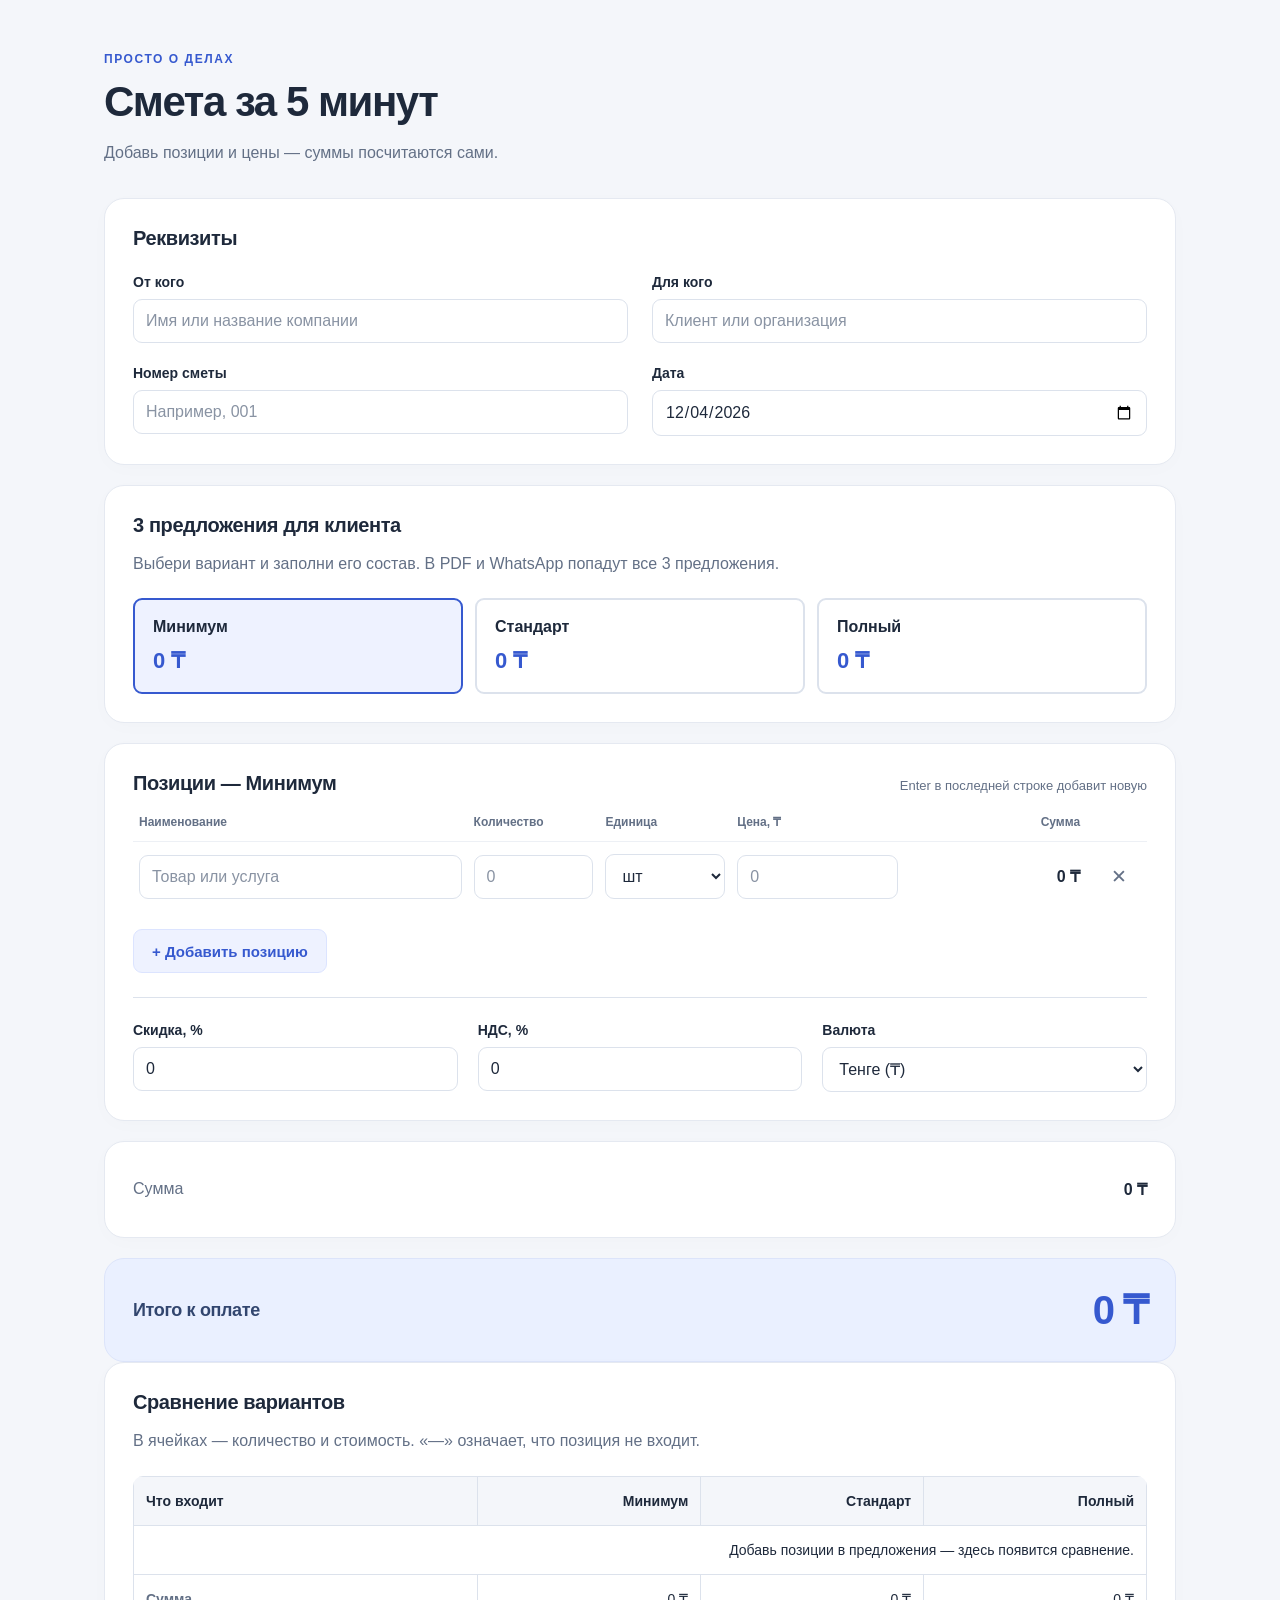
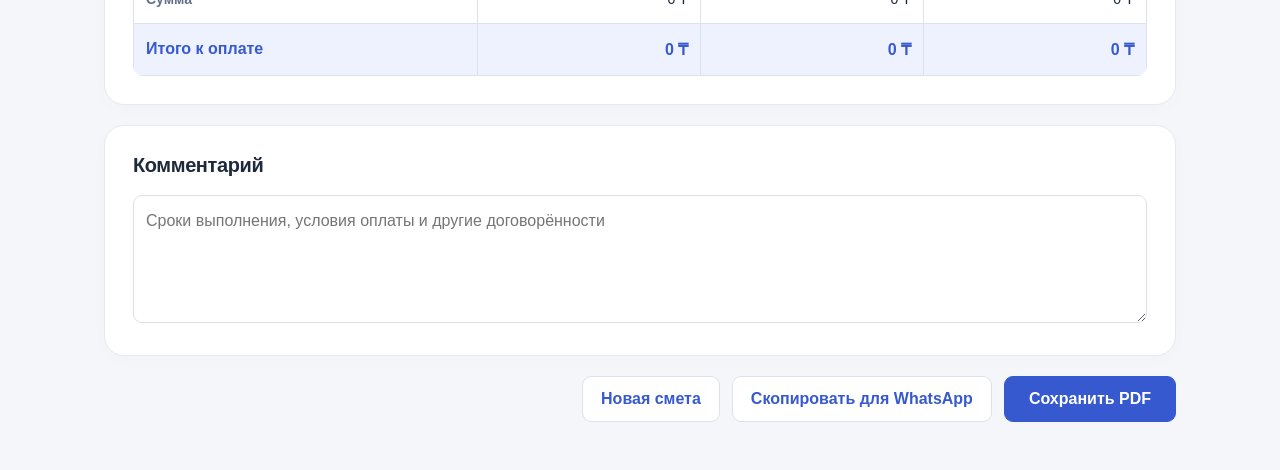
<file: .backups/2026-11-16-200937-pastel-eco/index.html>
<!doctype html>
<html lang="ru">
<head>
  <meta charset="UTF-8">
  <meta name="viewport" content="width=device-width, initial-scale=1">
  <title>Смета за 5 минут</title>
  <link rel="stylesheet" href="styles.css">
  <script src="script.js" defer></script>
</head>
<body>
  <main class="page">
    <header class="page-header">
      <p class="eyebrow">ПРОСТО О ДЕЛАХ</p>
      <h1>Смета за 5 минут</h1>
      <p class="hint">Добавь позиции и цены — суммы посчитаются сами.</p>
    </header>
    <h1 id="print-title" class="print-only"></h1>

    <section class="card" aria-labelledby="details-heading">
      <h2 id="details-heading">Реквизиты</h2>
      <div class="details-grid">
        <label>От кого<input type="text" name="sender" placeholder="Имя или название компании"></label>
        <label>Для кого<input type="text" name="recipient" placeholder="Клиент или организация"></label>
        <label>Номер сметы<input type="text" name="estimate-number" placeholder="Например, 001"></label>
        <label>Дата<input type="date" name="estimate-date" id="estimate-date"></label>
      </div>
    </section>

    <section class="card offers-card" aria-labelledby="offers-heading">
      <h2 id="offers-heading">3 предложения для клиента</h2>
      <p class="hint">Выбери вариант и заполни его состав. В PDF и WhatsApp попадут все 3 предложения.</p>
      <div class="offer-options" role="group" aria-label="Редактируемое предложение">
        <button type="button" class="offer-option" data-offer="0" aria-pressed="true"><span>Минимум</span><output id="offer-total-0">0 ₸</output></button>
        <button type="button" class="offer-option" data-offer="1" aria-pressed="false"><span>Стандарт</span><output id="offer-total-1">0 ₸</output></button>
        <button type="button" class="offer-option" data-offer="2" aria-pressed="false"><span>Полный</span><output id="offer-total-2">0 ₸</output></button>
      </div>
    </section>

    <section class="card positions-card offer-editor" aria-labelledby="positions-heading">
      <div class="section-heading">
        <h2 id="positions-heading">Позиции — Минимум</h2>
        <p class="keyboard-hint" id="keyboard-hint">Enter в последней строке добавит новую</p>
      </div>
      <table aria-labelledby="positions-heading" aria-describedby="keyboard-hint">
        <thead>
          <tr><th scope="col">Наименование</th><th scope="col">Количество</th><th scope="col">Единица</th><th scope="col">Цена, <span class="currency-mark">₸</span></th><th scope="col" class="money-heading">Сумма</th><th scope="col"><span class="sr-only">Удаление</span></th></tr>
        </thead>
        <tbody id="positions"></tbody>
      </table>
      <button type="button" id="add-position" class="add-button">+ Добавить позицию</button>
      <div class="adjustments-grid">
        <label>Скидка, %<input type="text" id="discount-percent" inputmode="decimal" value="0" autocomplete="off"></label>
        <label>НДС, %<input type="text" id="vat-percent" inputmode="decimal" value="0" autocomplete="off"></label>
        <label>Валюта<select id="currency"><option value="₸">Тенге (₸)</option><option value="$">Доллар ($)</option><option value="€">Евро (€)</option><option value="₽">Рубль (₽)</option></select></label>
      </div>
      <div class="exchange-controls" id="exchange-controls" hidden>
        <label for="exchange-rate" id="exchange-label">Курс вручную</label>
        <input type="text" id="exchange-rate" inputmode="decimal" autocomplete="off" aria-describedby="exchange-help exchange-status" placeholder="Введи курс">
        <p id="exchange-help">Курс применяется к ценам во всех 3 предложениях.</p>
      </div>
      <p id="exchange-status" class="exchange-status" role="status"></p>
    </section>

    <section class="card summary-card offer-editor" aria-label="Расчёт итога">
      <dl class="summary-list">
        <div><dt>Сумма</dt><dd><output id="subtotal">0 ₸</output></dd></div>
        <div id="discount-summary" hidden><dt>Скидка</dt><dd><output id="discount-amount">0 ₸</output></dd></div>
        <div id="discounted-summary" hidden><dt>Сумма со скидкой</dt><dd><output id="discounted-total">0 ₸</output></dd></div>
        <div id="vat-summary" hidden><dt>НДС</dt><dd><output id="vat-amount">0 ₸</output></dd></div>
      </dl>
    </section>

    <section class="total-card offer-editor" aria-labelledby="total-heading">
      <h2 id="total-heading">Итого к оплате</h2>
      <output id="grand-total" aria-live="polite" aria-atomic="true">0 ₸</output>
    </section>
    <section class="card comparison-card" aria-labelledby="comparison-heading">
      <h2 id="comparison-heading">Сравнение вариантов</h2>
      <p class="hint comparison-hint">В ячейках — количество и стоимость. «—» означает, что позиция не входит.</p>
      <p id="exchange-note" class="hint"></p>
      <p class="comparison-scroll-hint">Листай таблицу влево и вправо, чтобы увидеть все варианты.</p>
      <div id="comparison" class="comparison-scroll" tabindex="0" role="region" aria-labelledby="comparison-heading"></div>
    </section>
    <div id="print-offers" class="print-only"></div>

    <section class="card comment-card" aria-labelledby="comment-heading">
      <h2 id="comment-heading"><label for="comment">Комментарий</label></h2>
      <textarea id="comment" name="comment" rows="4" placeholder="Сроки выполнения, условия оплаты и другие договорённости"></textarea>
    </section>
    <p class="print-only signature">Подпись ____________________</p>
    <div class="print-actions">
      <button type="button" id="new-estimate" class="secondary-button">Новая смета</button>
      <button type="button" id="copy-whatsapp" class="secondary-button">Скопировать для WhatsApp</button>
      <button type="button" id="save-pdf">Сохранить PDF</button>
    </div>
    <p id="copy-status" class="action-status" role="status"></p>
    <p id="storage-status" class="action-status" role="status"></p>
    <section id="manual-copy" class="card" hidden>
      <label for="share-text">Скопируй текст вручную</label>
      <textarea id="share-text" rows="8" readonly></textarea>
    </section>
  </main>

  <template id="position-template">
    <tr class="position-row">
      <td><label><span class="mobile-label">Наименование</span><input type="text" class="position-name" aria-label="Наименование" placeholder="Товар или услуга"></label></td>
      <td><label><span class="mobile-label">Количество</span><input type="text" class="quantity" inputmode="decimal" aria-label="Количество" placeholder="0" autocomplete="off"></label></td>
      <td><label><span class="mobile-label">Единица</span><select class="unit" aria-label="Единица"><option value="шт">шт</option><option value="час">час</option><option value="услуга">услуга</option></select></label></td>
      <td><label><span class="mobile-label">Цена, <span class="currency-mark">₸</span></span><input type="text" class="price" inputmode="decimal" aria-label="Цена, ₸" placeholder="0" autocomplete="off"></label></td>
      <td class="row-total-cell"><span class="mobile-label">Сумма</span><output class="row-total" aria-label="Сумма строки">0 ₸</output></td>
      <td class="remove-cell"><button type="button" class="remove-button" aria-label="Удалить позицию" title="Удалить позицию">✕</button></td>
    </tr>
  </template>
</body>
</html>
</file>
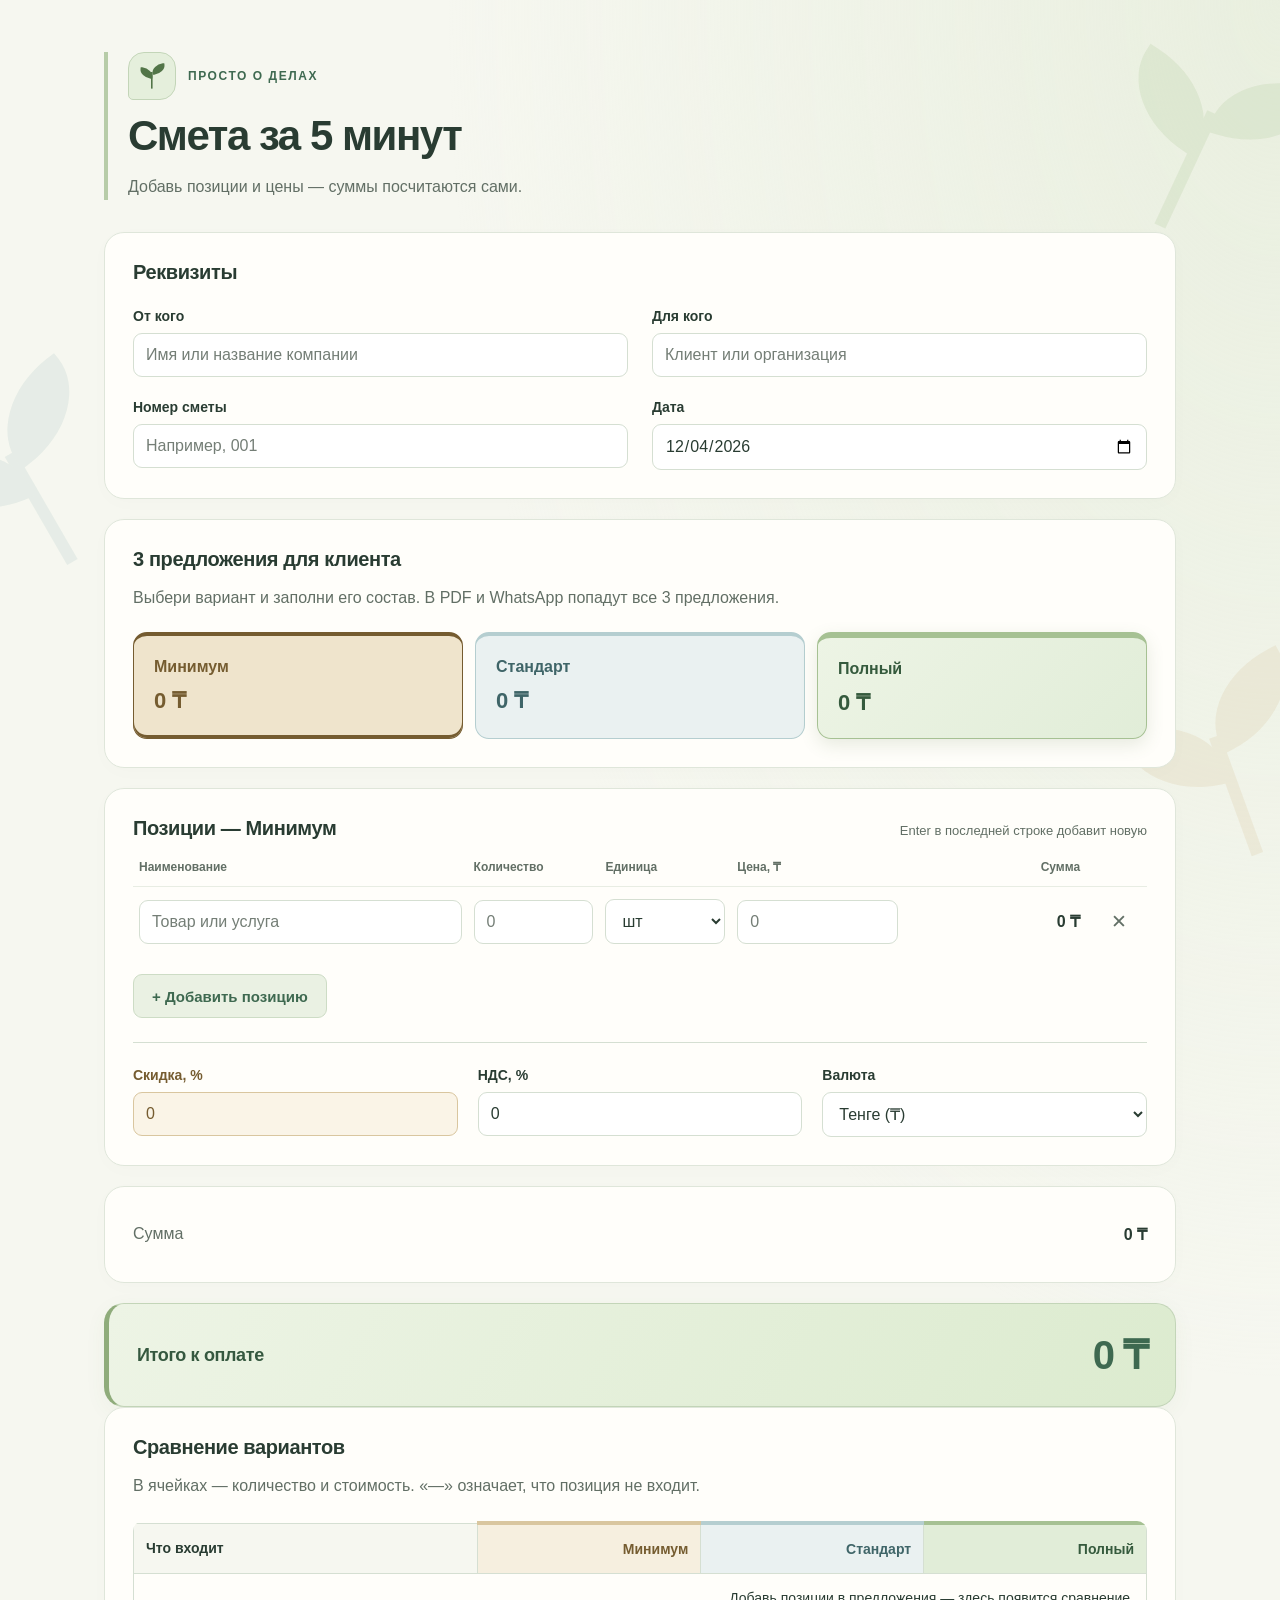
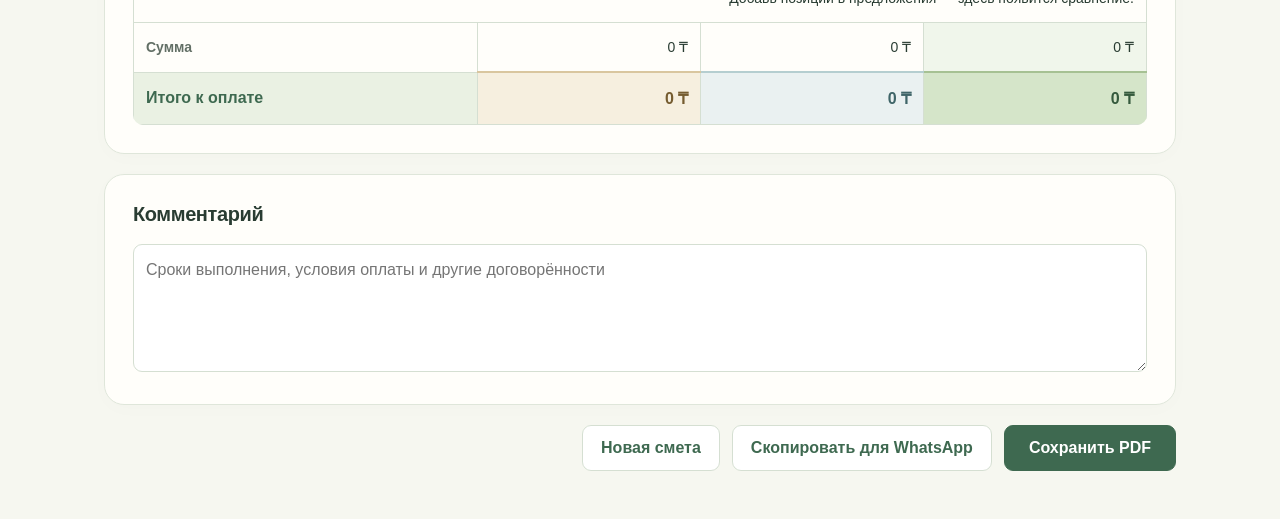
<file: backups/2026-11-20_18-39-56/index.html>
<!doctype html>
<html lang="ru">
<head>
  <meta charset="UTF-8">
  <meta name="viewport" content="width=device-width, initial-scale=1">
  <title>Смета за 5 минут</title>
  <link rel="stylesheet" href="styles.css">
  <script src="script.js" defer></script>
</head>
<body>
  <div class="eco-backdrop" aria-hidden="true">
    <span class="eco-sprout eco-sprout--top"></span>
    <span class="eco-sprout eco-sprout--side"></span>
    <span class="eco-sprout eco-sprout--bottom"></span>
  </div>
  <main class="page">
    <header class="page-header">
      <p class="eyebrow"><span class="eco-logo" aria-hidden="true"><span class="eco-sprout"></span></span>ПРОСТО О ДЕЛАХ</p>
      <h1>Смета за 5 минут</h1>
      <p class="hint">Добавь позиции и цены — суммы посчитаются сами.</p>
    </header>
    <h1 id="print-title" class="print-only"></h1>

    <section class="card" aria-labelledby="details-heading">
      <h2 id="details-heading">Реквизиты</h2>
      <div class="details-grid">
        <label>От кого<input type="text" name="sender" placeholder="Имя или название компании"></label>
        <label>Для кого<input type="text" name="recipient" placeholder="Клиент или организация"></label>
        <label>Номер сметы<input type="text" name="estimate-number" placeholder="Например, 001"></label>
        <label>Дата<input type="date" name="estimate-date" id="estimate-date"></label>
      </div>
    </section>

    <section class="card offers-card" aria-labelledby="offers-heading">
      <h2 id="offers-heading">3 предложения для клиента</h2>
      <p class="hint">Выбери вариант и заполни его состав. В PDF и WhatsApp попадут все 3 предложения.</p>
      <div class="offer-options" role="group" aria-label="Редактируемое предложение">
        <button type="button" class="offer-option" data-offer="0" aria-pressed="true"><span>Минимум</span><output id="offer-total-0">0 ₸</output></button>
        <button type="button" class="offer-option" data-offer="1" aria-pressed="false"><span>Стандарт</span><output id="offer-total-1">0 ₸</output></button>
        <button type="button" class="offer-option" data-offer="2" aria-pressed="false"><span>Полный</span><output id="offer-total-2">0 ₸</output></button>
      </div>
    </section>

    <section class="card positions-card offer-editor" aria-labelledby="positions-heading">
      <div class="section-heading">
        <h2 id="positions-heading">Позиции — Минимум</h2>
        <p class="keyboard-hint" id="keyboard-hint">Enter в последней строке добавит новую</p>
      </div>
      <table aria-labelledby="positions-heading" aria-describedby="keyboard-hint">
        <thead>
          <tr><th scope="col">Наименование</th><th scope="col">Количество</th><th scope="col">Единица</th><th scope="col">Цена, <span class="currency-mark">₸</span></th><th scope="col" class="money-heading">Сумма</th><th scope="col"><span class="sr-only">Удаление</span></th></tr>
        </thead>
        <tbody id="positions"></tbody>
      </table>
      <button type="button" id="add-position" class="add-button">+ Добавить позицию</button>
      <div class="adjustments-grid">
        <label>Скидка, %<input type="text" id="discount-percent" inputmode="decimal" value="0" autocomplete="off"></label>
        <label>НДС, %<input type="text" id="vat-percent" inputmode="decimal" value="0" autocomplete="off"></label>
        <label>Валюта<select id="currency"><option value="₸">Тенге (₸)</option><option value="$">Доллар ($)</option><option value="€">Евро (€)</option><option value="₽">Рубль (₽)</option></select></label>
      </div>
      <div class="exchange-controls" id="exchange-controls" hidden>
        <label for="exchange-rate" id="exchange-label">Курс вручную</label>
        <input type="text" id="exchange-rate" inputmode="decimal" autocomplete="off" aria-describedby="exchange-help exchange-status" placeholder="Введи курс">
        <p id="exchange-help">Курс применяется к ценам во всех 3 предложениях.</p>
      </div>
      <p id="exchange-status" class="exchange-status" role="status"></p>
    </section>

    <section class="card summary-card offer-editor" aria-label="Расчёт итога">
      <dl class="summary-list">
        <div><dt>Сумма</dt><dd><output id="subtotal">0 ₸</output></dd></div>
        <div id="discount-summary" hidden><dt>Скидка</dt><dd><output id="discount-amount">0 ₸</output></dd></div>
        <div id="discounted-summary" hidden><dt>Сумма со скидкой</dt><dd><output id="discounted-total">0 ₸</output></dd></div>
        <div id="vat-summary" hidden><dt>НДС</dt><dd><output id="vat-amount">0 ₸</output></dd></div>
      </dl>
    </section>

    <section class="total-card offer-editor" aria-labelledby="total-heading">
      <h2 id="total-heading">Итого к оплате</h2>
      <output id="grand-total" aria-live="polite" aria-atomic="true">0 ₸</output>
    </section>
    <section class="card comparison-card" aria-labelledby="comparison-heading">
      <h2 id="comparison-heading">Сравнение вариантов</h2>
      <p class="hint comparison-hint">В ячейках — количество и стоимость. «—» означает, что позиция не входит.</p>
      <p id="exchange-note" class="hint"></p>
      <p class="comparison-scroll-hint">Листай таблицу влево и вправо, чтобы увидеть все варианты.</p>
      <div id="comparison" class="comparison-scroll" tabindex="0" role="region" aria-labelledby="comparison-heading"></div>
    </section>
    <div id="print-offers" class="print-only"></div>

    <section class="card comment-card" aria-labelledby="comment-heading">
      <h2 id="comment-heading"><label for="comment">Комментарий</label></h2>
      <textarea id="comment" name="comment" rows="4" placeholder="Сроки выполнения, условия оплаты и другие договорённости"></textarea>
    </section>
    <p class="print-only signature">Подпись ____________________</p>
    <div class="print-actions">
      <button type="button" id="new-estimate" class="secondary-button">Новая смета</button>
      <button type="button" id="copy-whatsapp" class="secondary-button">Скопировать для WhatsApp</button>
      <button type="button" id="save-pdf">Сохранить PDF</button>
    </div>
    <p id="copy-status" class="action-status" role="status"></p>
    <p id="storage-status" class="action-status" role="status"></p>
    <section id="manual-copy" class="card" hidden>
      <label for="share-text">Скопируй текст вручную</label>
      <textarea id="share-text" rows="8" readonly></textarea>
    </section>
  </main>

  <template id="position-template">
    <tr class="position-row">
      <td><label><span class="mobile-label">Наименование</span><input type="text" class="position-name" aria-label="Наименование" placeholder="Товар или услуга"></label></td>
      <td><label><span class="mobile-label">Количество</span><input type="text" class="quantity" inputmode="decimal" aria-label="Количество" placeholder="0" autocomplete="off"></label></td>
      <td><label><span class="mobile-label">Единица</span><select class="unit" aria-label="Единица"><option value="шт">шт</option><option value="час">час</option><option value="услуга">услуга</option></select></label></td>
      <td><label><span class="mobile-label">Цена, <span class="currency-mark">₸</span></span><input type="text" class="price" inputmode="decimal" aria-label="Цена, ₸" placeholder="0" autocomplete="off"></label></td>
      <td class="row-total-cell"><span class="mobile-label">Сумма</span><output class="row-total" aria-label="Сумма строки">0 ₸</output></td>
      <td class="remove-cell"><button type="button" class="remove-button" aria-label="Удалить позицию" title="Удалить позицию">✕</button></td>
    </tr>
  </template>
</body>
</html>
</file>
<file: styles.css>
:root {
  color-scheme: light;
  font-family: -apple-system, BlinkMacSystemFont, "Segoe UI", sans-serif;
  color: #293c32;
  background: #f6f7f0;
  --accent: #3e6950;
  --muted: #626f65;
  --border: #d5dfd2;
}

* { box-sizing: border-box; }
body { margin: 0; }
.page { width: min(1120px, 100%); margin: 0 auto; padding: 52px 24px 48px; }
.page-header { margin-bottom: 32px; }
.eyebrow { color: var(--accent); font-size: 12px; font-weight: 750; letter-spacing: .13em; margin: 0 0 12px; }
h1 { margin: 0; font-size: clamp(30px, 5vw, 42px); line-height: 1.15; letter-spacing: -.035em; }
.hint { color: var(--muted); margin: 14px 0 0; line-height: 1.6; }
h2 { font-size: 20px; margin: 0; letter-spacing: -.02em; }
.card { background: #fff; border: 1px solid #dfe6da; border-radius: 20px; padding: 28px; margin-bottom: 20px; box-shadow: 0 4px 20px #293c3204; }
.details-grid { display: grid; grid-template-columns: repeat(2, minmax(0, 1fr)); gap: 22px 24px; margin-top: 24px; }
label { display: block; min-width: 0; font-size: 14px; font-weight: 600; }
input, select, textarea, button { font: inherit; min-height: 44px; min-width: 44px; }
input, select, textarea { width: 100%; border: 1px solid var(--border); border-radius: 9px; background: #fff; color: #293c32; padding: 12px; font-size: 16px; font-weight: 400; }
.details-grid input { margin-top: 9px; }
input::placeholder { color: #747e76; }
button { cursor: pointer; border-radius: 9px; transition: background .15s; }
input:focus-visible, select:focus-visible, textarea:focus-visible, button:focus-visible { outline: 3px solid var(--accent); outline-offset: 3px; }
.section-heading { display: flex; flex-wrap: wrap; align-items: baseline; justify-content: space-between; gap: 12px; margin-bottom: 20px; }
.keyboard-hint { color: var(--muted); font-size: 13px; margin: 0; }
table { width: 100%; border-collapse: collapse; table-layout: fixed; }
th { text-align: left; color: var(--muted); font-size: 12px; font-weight: 600; padding: 0 6px 12px; }
th:first-child { width: 33%; }
th:nth-child(2) { width: 13%; }
th:nth-child(3) { width: 13%; }
th:nth-child(4) { width: 17%; }
th:nth-child(5) { width: 18%; }
th:last-child { width: 56px; }
td { padding: 12px 6px; border-top: 1px solid #e8ede3; vertical-align: middle; }
.money-heading, .row-total-cell { text-align: right; }
.row-total { font-weight: 650; font-size: 16px; overflow-wrap: anywhere; }
.remove-cell { text-align: right; }
.remove-button { width: 44px; padding: 0; background: transparent; color: var(--muted); border: 1px solid transparent; font-size: 19px; }
.remove-button:hover { background: #edf1e7; color: #293c32; }
.add-button { color: var(--accent); background: #eaf1e3; border: 1px solid #cddcc5; font-size: 15px; font-weight: 650; padding: 12px 18px; margin-top: 18px; }
.add-button:hover { background: #dde9d4; }
.adjustments-grid { display: grid; grid-template-columns: repeat(3, minmax(0, 1fr)); gap: 20px; margin-top: 24px; padding-top: 24px; border-top: 1px solid var(--border); }
.adjustments-grid input, .adjustments-grid select { margin-top: 9px; }
.exchange-controls { margin-top: 20px; max-width: 420px; }
.exchange-controls input { margin-top: 9px; }
.exchange-controls p, .exchange-status { color: var(--muted); font-size: 14px; line-height: 1.5; }
.exchange-status:empty, #exchange-note:empty { display: none; }
.summary-list { margin: 0; }
.summary-list > div { display: flex; justify-content: space-between; gap: 20px; padding: 10px 0; }
.summary-list > [hidden] { display: none; }
.summary-list dt { color: var(--muted); }
.summary-list dd { margin: 0; font-weight: 650; text-align: right; overflow-wrap: anywhere; min-width: 0; }
.total-card { display: flex; align-items: center; justify-content: space-between; gap: 20px; background: #e3eedc; border: 1px solid #c3d5b8; border-radius: 20px; padding: 28px; }
.total-card h2 { color: #35583f; font-size: 18px; }
#grand-total { color: var(--accent); font-size: clamp(28px, 5vw, 40px); font-weight: 750; letter-spacing: -.035em; text-align: right; overflow-wrap: anywhere; min-width: 0; }
.amount-in-words { margin: 12px 0 20px; line-height: 1.6; overflow-wrap: anywhere; }
.mobile-label { display: none; }
.sr-only { position: absolute; width: 1px; height: 1px; padding: 0; margin: -1px; overflow: hidden; clip: rect(0, 0, 0, 0); white-space: nowrap; border: 0; }
.print-only, .print-value { display: none; }
.comment-card { margin-top: 20px; }
.comment-card h2 label { font-size: inherit; }
textarea { margin-top: 18px; resize: vertical; line-height: 1.6; }
.print-actions { display: flex; justify-content: flex-end; flex-wrap: wrap; gap: 12px; }
.secondary-button { padding: 13px 18px; background: #fff; border: 1px solid var(--border); color: var(--accent); font-weight: 600; }
.secondary-button:hover { background: #eaf1e3; }
.action-status { color: var(--muted); font-size: 14px; text-align: right; }
.action-status:empty { display: none; }
.offer-options { display: grid; grid-template-columns: repeat(3, minmax(0, 1fr)); gap: 12px; margin-top: 22px; }
.offer-option { display: flex; flex-direction: column; align-items: flex-start; gap: 12px; min-width: 0; padding: 18px; text-align: left; background: #fff; border: 2px solid var(--border); color: #293c32; }
.offer-option[aria-pressed="true"] { border-color: var(--accent); background: #eaf1e3; }
.offer-option span { font-weight: 650; }
.offer-option output { font-size: 22px; font-weight: 750; color: var(--accent); overflow-wrap: anywhere; max-width: 100%; }
#save-pdf { background: var(--accent); color: #fff; border: 1px solid var(--accent); padding: 13px 24px; font-weight: 650; }
#save-pdf:hover { background: #31553f; }
.comparison-scroll { overflow-x: auto; margin-top: 22px; border-radius: 10px; }
.comparison-scroll:focus-visible { outline: 3px solid var(--accent); outline-offset: 3px; }
.comparison-table { display: table; min-width: 580px; width: 100%; border-collapse: collapse; }
.comparison-table thead { display: table-header-group; }
.comparison-table tbody { display: table-row-group; }
.comparison-table tfoot { display: table-footer-group; }
.comparison-table tr { display: table-row; }
.comparison-table th, .comparison-table td { display: table-cell; width: 22%; padding: 16px 12px; border: 1px solid var(--border); text-align: right; vertical-align: top; overflow-wrap: anywhere; font-size: 14px; }
.comparison-table th:first-child { width: 34%; text-align: left; }
.comparison-table thead th { background: #f6f7f0; color: #293c32; font-weight: 650; }
.comparison-table tbody th { font-weight: 500; color: #293c32; }
.comparison-quantity, .comparison-amount { display: block; }
.comparison-quantity { margin-bottom: 6px; color: var(--muted); font-size: 13px; }
.comparison-amount { font-weight: 650; }
.comparison-missing { color: var(--muted); }
.comparison-table .comparison-payable th, .comparison-table .comparison-payable td { background: #eaf1e3; color: var(--accent); font-weight: 750; font-size: 16px; }
.comparison-scroll-hint { display: none; }

/* CSS sprout: two leaves and a stem, with no downloaded image assets. */
.eco-backdrop { display: none; }
.eco-sprout {
  position: relative;
  display: block;
  width: 100%;
  height: 100%;
  color: inherit;
  background: linear-gradient(currentColor, currentColor) center 78% / 5% 52% no-repeat;
}
.eco-sprout::before, .eco-sprout::after {
  content: "";
  position: absolute;
  width: 40%;
  height: 30%;
  background: currentColor;
}
.eco-sprout::before {
  left: 12%;
  top: 25%;
  border-radius: 0 90% 0 90%;
  transform: rotate(8deg);
}
.eco-sprout::after {
  left: 49%;
  top: 13%;
  border-radius: 90% 0 90% 0;
  transform: rotate(-8deg);
}
.eco-logo {
  display: inline-flex;
  flex: 0 0 48px;
  width: 48px;
  height: 48px;
  padding: 7px;
  border: 1px solid #c3d5b8;
  border-radius: 16px 16px 16px 5px;
  color: #527548;
  background: #e5efdc;
}
@media screen {
  body { isolation: isolate; }
  .page { position: relative; z-index: 1; }
  .eyebrow { display: flex; align-items: center; gap: 12px; }
  .eco-backdrop {
    display: block;
    position: fixed;
    inset: 0;
    z-index: 0;
    overflow: hidden;
    pointer-events: none;
    user-select: none;
  }
  .eco-backdrop .eco-sprout { position: absolute; width: 240px; height: 240px; }
  .eco-sprout--top { right: -40px; top: 20px; color: #c6d7b4; opacity: .36; transform: rotate(25deg); }
  .eco-sprout--side { left: -95px; top: 40%; color: #c4d7d2; opacity: .32; transform: rotate(-30deg); }
  .eco-sprout--bottom { right: -65px; bottom: 15px; color: #dfd0ae; opacity: .30; transform: rotate(-20deg); }
}
@media screen and (max-width: 640px) {
  .eco-backdrop .eco-sprout { width: 150px; height: 150px; }
  .eco-sprout--top { right: -45px; top: 18px; opacity: .23; }
  .eco-sprout--side { left: -80px; }
  .eco-sprout--bottom { right: -70px; }
}

/* Pastel nature palette shared by tariff cards and comparison columns. */
@media screen {
  body {
    background: radial-gradient(ellipse at 100% 0, #e9efdf 0, transparent 46%), #f6f7f0;
  }
  .page-header { border-left: 4px solid #b7cca8; padding-left: 20px; }
  .card { background: #fffefa; }
  .offer-option[data-offer="0"], .comparison-table tr > :nth-child(2) {
    --offer-bg: #f6efdf;
    --offer-hover: #efe4cc;
    --offer-ink: #755c30;
    --offer-line: #d9c69f;
  }
  .offer-option[data-offer="1"], .comparison-table tr > :nth-child(3) {
    --offer-bg: #eaf1f1;
    --offer-hover: #dce9e9;
    --offer-ink: #3f6568;
    --offer-line: #b5ced0;
  }
  .offer-option[data-offer="2"], .comparison-table tr > :nth-child(4) {
    --offer-bg: #e1edd8;
    --offer-hover: #d5e5c9;
    --offer-ink: #355a3d;
    --offer-line: #a6c193;
  }
  .offer-option {
    position: relative;
    border: 1px solid var(--offer-line);
    border-top-width: 4px;
    border-radius: 14px;
    background: var(--offer-bg);
    color: var(--offer-ink);
    padding: 22px 20px;
    transition: background .15s, border-color .15s, box-shadow .15s;
  }
  .offer-option output { color: var(--offer-ink); }
  .offer-option:hover { background: var(--offer-hover); }
  .offer-option[aria-pressed="true"] {
    background: var(--offer-hover);
    border-color: var(--offer-ink);
    box-shadow: inset 0 -3px 0 var(--offer-ink);
  }
  .offer-option[data-offer="2"] {
    border-top-width: 6px;
    box-shadow: 0 6px 18px #52744324;
    background: linear-gradient(135deg, #edf4e5, var(--offer-bg));
  }
  .offer-option[data-offer="2"] span { font-weight: 750; }
  .offer-option[data-offer="2"]:hover { background: var(--offer-hover); }
  .offer-option[data-offer="2"][aria-pressed="true"] {
    background: var(--offer-hover);
    box-shadow: inset 0 -3px 0 var(--offer-ink), 0 6px 18px #52744324;
  }
  .adjustments-grid > label:first-child { color: #755c30; }
  #discount-percent { background: #faf4e7; border-color: #d9c69f; color: #755c30; }
  .summary-list > #discount-summary {
    background: #f6efdf;
    border-radius: 10px;
    padding: 12px 14px;
    margin-block: 4px;
    color: #755c30;
  }
  #discount-summary dt { color: inherit; }
  #discounted-total { color: var(--accent); }
  .total-card {
    background: linear-gradient(120deg, #edf4e5, #dcebcf);
    border-left: 5px solid #8fac7b;
    box-shadow: 0 6px 22px #5274430d;
  }
  .comparison-table thead th:not(:first-child) {
    background: var(--offer-bg);
    color: var(--offer-ink);
    border-top: 4px solid var(--offer-line);
  }
  .comparison-table tbody td:nth-child(4),
  .comparison-table tfoot td:nth-child(4) { background: #f0f6eb; }
  .comparison-table .comparison-payable td {
    background: var(--offer-bg);
    color: var(--offer-ink);
    border-top: 2px solid var(--offer-line);
  }
  .comparison-table .comparison-payable td:nth-child(4) { background: #d5e5c9; }
}

@media (min-width: 641px) and (max-width: 900px) {
  .page { padding-inline: 16px; }
  .card { padding: 20px 14px; }
  th:first-child { width: 25%; }
  th:nth-child(2) { width: 15%; }
  th:nth-child(3) { width: 15%; }
  th:nth-child(5) { width: 20%; }
  td { padding-inline: 4px; }
  td input, td select { padding-inline: 7px; }
}

@media (max-width: 640px) {
  .page { padding: 28px 16px; }
  .page-header { margin-bottom: 24px; }
  .card { padding: 22px 18px; border-radius: 16px; }
  .details-grid { grid-template-columns: minmax(0, 1fr); gap: 18px; }
  .adjustments-grid { grid-template-columns: minmax(0, 1fr); gap: 18px; }
  table, tbody { display: block; }
  thead { display: none; }
  .position-row { display: grid; grid-template-columns: minmax(0, 1fr) minmax(0, 1fr); gap: 16px 12px; padding: 18px 14px; border: 1px solid var(--border); border-radius: 12px; margin-bottom: 14px; }
  td { display: block; border: 0; padding: 0; min-width: 0; }
  td:first-child, td:nth-child(4) { grid-column: 1 / -1; }
  .mobile-label { display: block; color: var(--muted); font-size: 13px; font-weight: 600; margin-bottom: 8px; }
  .row-total-cell { text-align: left; align-self: center; }
  .row-total { font-size: 19px; }
  .remove-cell { align-self: end; }
  .remove-button { border-color: var(--border); }
  .add-button { width: 100%; margin-top: 2px; }
  .print-actions button { width: 100%; }
  .offer-options { grid-template-columns: minmax(0, 1fr); }
  .offer-option { flex-direction: row; justify-content: space-between; align-items: center; gap: 16px; }
  .total-card { padding: 24px 20px; border-radius: 16px; flex-wrap: wrap; }
  #grand-total { margin-left: auto; max-width: 100%; }
  .comparison-scroll-hint { display: block; color: var(--muted); font-size: 13px; line-height: 1.5; margin-bottom: 0; }
}

@page { size: A4 portrait; margin: 15mm; }

@media print {
  :root, body { background: #fff; color: #000; font-size: 11pt; }
  .page { width: 100%; max-width: none; padding: 0; margin: 0; }
  .page-header, button, .print-actions, .adjustments-grid, .exchange-controls, .exchange-status, .action-status, #manual-copy, .offers-card, .offer-editor,
  .keyboard-hint, .remove-cell, .positions-card th:last-child, .mobile-label,
  input, select, textarea { display: none !important; }
  .print-only, .print-value { display: block; }
  #print-title { font-size: 20pt; line-height: 1.3; letter-spacing: 0; margin: 0 0 8mm; overflow-wrap: anywhere; }
  .card, .total-card { background: #fff; border: 0; border-radius: 0; padding: 0; box-shadow: none; margin: 0 0 6mm; }
  h2 { font-size: 13pt; margin-bottom: 3mm; color: #000; }
  label { font-size: 11pt; }
  .details-grid { grid-template-columns: repeat(2, minmax(0, 1fr)); gap: 4mm 8mm; margin-top: 3mm; }
  .details-grid .print-value { margin-top: 1mm; font-weight: 400; }
  .print-value { white-space: pre-wrap; overflow-wrap: anywhere; font-weight: 400; }
  .section-heading { display: block; margin-bottom: 3mm; }
  table { display: table; width: 100%; border-collapse: collapse; table-layout: fixed; }
  thead { display: table-header-group; }
  tbody { display: table-row-group; }
  .position-row { display: table-row; border: 0; padding: 0; margin: 0; break-inside: avoid; }
  th, td { display: table-cell; border: 1px solid #777; padding: 2.5mm; vertical-align: top; font-size: 10pt; color: #000; }
  th:first-child { width: 35%; }
  th:nth-child(2), th:nth-child(3) { width: 13%; }
  th:nth-child(4) { width: 18%; }
  th:nth-child(5) { width: 21%; }
  td label, .row-total { font-size: 10pt; }
  .row-total-cell { text-align: right; }
  .summary-card, .total-card { width: 85mm; max-width: 100%; margin-left: auto; break-inside: avoid; }
  .summary-card { margin-bottom: 2mm; }
  .summary-list > div { padding: 1.5mm 0; gap: 4mm; }
  .summary-list dt { color: #000; }
  .total-card { display: flex; flex-wrap: nowrap; gap: 4mm; padding-top: 3mm; border-top: 1px solid #777; }
  .total-card h2 { font-size: 12pt; color: #000; margin: 0; }
  #grand-total { font-size: 16pt; color: #000; letter-spacing: 0; margin-left: auto; }
  .comment-card { margin-top: 6mm; }
  .signature { margin-top: 10mm; break-inside: avoid; }
  .print-offer { margin-bottom: 8mm; break-inside: avoid; }
  .print-offer h2 { margin: 0 0 3mm; }
  .print-offer table { margin-bottom: 3mm; }
  .print-offer td { white-space: pre-wrap; overflow-wrap: anywhere; }
  .print-offer .summary-list { width: 85mm; max-width: 100%; margin-left: auto; }
  .print-offer .print-payable { border-top: 1px solid #777; margin-top: 2mm; padding-top: 3mm; font-weight: 700; }
  .comparison-hint, .comparison-scroll-hint { display: none; }
  #exchange-note { color: #000; font-size: 10pt; margin: 2mm 0; }
  .comparison-scroll { overflow: visible; margin-top: 3mm; border-radius: 0; }
  .comparison-table { min-width: 0; }
  .comparison-table th, .comparison-table td { padding: 2.5mm; border-color: #777; font-size: 9pt; width: 22%; color: #000; background: #fff; }
  .comparison-table th:first-child { width: 34%; }
  .comparison-table thead th, .comparison-table tbody th { color: #000; background: #fff; }
  .comparison-quantity { color: #000; font-size: 9pt; margin-bottom: 1mm; }
  .comparison-table .comparison-payable th, .comparison-table .comparison-payable td { font-size: 10pt; color: #000; background: #fff; }
  .comparison-table tr { break-inside: avoid; }
}
</file>
<file: .backups/2026-11-13_20-37-23/styles.css>
:root {
  color-scheme: light;
  font-family: -apple-system, BlinkMacSystemFont, "Segoe UI", sans-serif;
  color: #1e293b;
  background: #f4f6fa;
  --accent: #3659cf;
  --muted: #637086;
  --border: #dce2ec;
}

* { box-sizing: border-box; }
body { margin: 0; }
.page { width: min(1120px, 100%); margin: 0 auto; padding: 52px 24px 48px; }
.page-header { margin-bottom: 32px; }
.eyebrow { color: var(--accent); font-size: 12px; font-weight: 750; letter-spacing: .13em; margin: 0 0 12px; }
h1 { margin: 0; font-size: clamp(30px, 5vw, 42px); line-height: 1.15; letter-spacing: -.035em; }
.hint { color: var(--muted); margin: 14px 0 0; line-height: 1.6; }
h2 { font-size: 20px; margin: 0; letter-spacing: -.02em; }
.card { background: #fff; border: 1px solid #e5e9f1; border-radius: 20px; padding: 28px; margin-bottom: 20px; box-shadow: 0 4px 20px #1e293b04; }
.details-grid { display: grid; grid-template-columns: repeat(2, minmax(0, 1fr)); gap: 22px 24px; margin-top: 24px; }
label { display: block; min-width: 0; font-size: 14px; font-weight: 600; }
input, select, button { font: inherit; min-height: 44px; min-width: 44px; }
input, select { width: 100%; border: 1px solid var(--border); border-radius: 9px; background: #fff; color: #1e293b; padding: 12px; font-size: 16px; font-weight: 400; }
.details-grid input { margin-top: 9px; }
input::placeholder { color: #8993a3; }
button { cursor: pointer; border-radius: 9px; transition: background .15s; }
input:focus-visible, select:focus-visible, button:focus-visible { outline: 3px solid var(--accent); outline-offset: 3px; }
.section-heading { display: flex; flex-wrap: wrap; align-items: baseline; justify-content: space-between; gap: 12px; margin-bottom: 20px; }
.keyboard-hint { color: var(--muted); font-size: 13px; margin: 0; }
table { width: 100%; border-collapse: collapse; table-layout: fixed; }
th { text-align: left; color: var(--muted); font-size: 12px; font-weight: 600; padding: 0 6px 12px; }
th:first-child { width: 33%; }
th:nth-child(2) { width: 13%; }
th:nth-child(3) { width: 13%; }
th:nth-child(4) { width: 17%; }
th:nth-child(5) { width: 18%; }
th:last-child { width: 56px; }
td { padding: 12px 6px; border-top: 1px solid #edf0f5; vertical-align: middle; }
.money-heading, .row-total-cell { text-align: right; }
.row-total { font-weight: 650; font-size: 16px; overflow-wrap: anywhere; }
.remove-cell { text-align: right; }
.remove-button { width: 44px; padding: 0; background: transparent; color: var(--muted); border: 1px solid transparent; font-size: 19px; }
.remove-button:hover { background: #eef1f7; color: #1e293b; }
.add-button { color: var(--accent); background: #eef2ff; border: 1px solid #dce4ff; font-size: 15px; font-weight: 650; padding: 12px 18px; margin-top: 18px; }
.add-button:hover { background: #e0e7ff; }
.total-card { display: flex; align-items: center; justify-content: space-between; gap: 20px; background: #eaf0ff; border: 1px solid #dce4fa; border-radius: 20px; padding: 28px; }
.total-card h2 { color: #32466f; font-size: 18px; }
#grand-total { color: var(--accent); font-size: clamp(28px, 5vw, 40px); font-weight: 750; letter-spacing: -.035em; text-align: right; overflow-wrap: anywhere; min-width: 0; }
.mobile-label { display: none; }
.sr-only { position: absolute; width: 1px; height: 1px; padding: 0; margin: -1px; overflow: hidden; clip: rect(0, 0, 0, 0); white-space: nowrap; border: 0; }

@media (min-width: 641px) and (max-width: 900px) {
  .page { padding-inline: 16px; }
  .card { padding: 20px 14px; }
  th:first-child { width: 25%; }
  th:nth-child(2) { width: 15%; }
  th:nth-child(3) { width: 15%; }
  th:nth-child(5) { width: 20%; }
  td { padding-inline: 4px; }
  td input, td select { padding-inline: 7px; }
}

@media (max-width: 640px) {
  .page { padding: 28px 16px; }
  .page-header { margin-bottom: 24px; }
  .card { padding: 22px 18px; border-radius: 16px; }
  .details-grid { grid-template-columns: minmax(0, 1fr); gap: 18px; }
  table, tbody { display: block; }
  thead { display: none; }
  .position-row { display: grid; grid-template-columns: minmax(0, 1fr) minmax(0, 1fr); gap: 16px 12px; padding: 18px 14px; border: 1px solid var(--border); border-radius: 12px; margin-bottom: 14px; }
  td { display: block; border: 0; padding: 0; min-width: 0; }
  td:first-child, td:nth-child(4) { grid-column: 1 / -1; }
  .mobile-label { display: block; color: var(--muted); font-size: 13px; font-weight: 600; margin-bottom: 8px; }
  .row-total-cell { text-align: left; align-self: center; }
  .row-total { font-size: 19px; }
  .remove-cell { align-self: end; }
  .remove-button { border-color: var(--border); }
  .add-button { width: 100%; margin-top: 2px; }
  .total-card { padding: 24px 20px; border-radius: 16px; flex-wrap: wrap; }
  #grand-total { margin-left: auto; max-width: 100%; }
}
</file>
<file: .backups/2026-11-13_20-39-39/styles.css>
:root {
  color-scheme: light;
  font-family: -apple-system, BlinkMacSystemFont, "Segoe UI", sans-serif;
  color: #1e293b;
  background: #f4f6fa;
  --accent: #3659cf;
  --muted: #637086;
  --border: #dce2ec;
}

* { box-sizing: border-box; }
body { margin: 0; }
.page { width: min(1120px, 100%); margin: 0 auto; padding: 52px 24px 48px; }
.page-header { margin-bottom: 32px; }
.eyebrow { color: var(--accent); font-size: 12px; font-weight: 750; letter-spacing: .13em; margin: 0 0 12px; }
h1 { margin: 0; font-size: clamp(30px, 5vw, 42px); line-height: 1.15; letter-spacing: -.035em; }
.hint { color: var(--muted); margin: 14px 0 0; line-height: 1.6; }
h2 { font-size: 20px; margin: 0; letter-spacing: -.02em; }
.card { background: #fff; border: 1px solid #e5e9f1; border-radius: 20px; padding: 28px; margin-bottom: 20px; box-shadow: 0 4px 20px #1e293b04; }
.details-grid { display: grid; grid-template-columns: repeat(2, minmax(0, 1fr)); gap: 22px 24px; margin-top: 24px; }
label { display: block; min-width: 0; font-size: 14px; font-weight: 600; }
input, select, button { font: inherit; min-height: 44px; min-width: 44px; }
input, select { width: 100%; border: 1px solid var(--border); border-radius: 9px; background: #fff; color: #1e293b; padding: 12px; font-size: 16px; font-weight: 400; }
.details-grid input { margin-top: 9px; }
input::placeholder { color: #8993a3; }
button { cursor: pointer; border-radius: 9px; transition: background .15s; }
input:focus-visible, select:focus-visible, button:focus-visible { outline: 3px solid var(--accent); outline-offset: 3px; }
.section-heading { display: flex; flex-wrap: wrap; align-items: baseline; justify-content: space-between; gap: 12px; margin-bottom: 20px; }
.keyboard-hint { color: var(--muted); font-size: 13px; margin: 0; }
table { width: 100%; border-collapse: collapse; table-layout: fixed; }
th { text-align: left; color: var(--muted); font-size: 12px; font-weight: 600; padding: 0 6px 12px; }
th:first-child { width: 33%; }
th:nth-child(2) { width: 13%; }
th:nth-child(3) { width: 13%; }
th:nth-child(4) { width: 17%; }
th:nth-child(5) { width: 18%; }
th:last-child { width: 56px; }
td { padding: 12px 6px; border-top: 1px solid #edf0f5; vertical-align: middle; }
.money-heading, .row-total-cell { text-align: right; }
.row-total { font-weight: 650; font-size: 16px; overflow-wrap: anywhere; }
.remove-cell { text-align: right; }
.remove-button { width: 44px; padding: 0; background: transparent; color: var(--muted); border: 1px solid transparent; font-size: 19px; }
.remove-button:hover { background: #eef1f7; color: #1e293b; }
.add-button { color: var(--accent); background: #eef2ff; border: 1px solid #dce4ff; font-size: 15px; font-weight: 650; padding: 12px 18px; margin-top: 18px; }
.add-button:hover { background: #e0e7ff; }
.adjustments-grid { display: grid; grid-template-columns: repeat(3, minmax(0, 1fr)); gap: 20px; margin-top: 24px; padding-top: 24px; border-top: 1px solid var(--border); }
.adjustments-grid input, .adjustments-grid select { margin-top: 9px; }
.summary-list { margin: 0; }
.summary-list > div { display: flex; justify-content: space-between; gap: 20px; padding: 10px 0; }
.summary-list > [hidden] { display: none; }
.summary-list dt { color: var(--muted); }
.summary-list dd { margin: 0; font-weight: 650; text-align: right; overflow-wrap: anywhere; min-width: 0; }
.total-card { display: flex; align-items: center; justify-content: space-between; gap: 20px; background: #eaf0ff; border: 1px solid #dce4fa; border-radius: 20px; padding: 28px; }
.total-card h2 { color: #32466f; font-size: 18px; }
#grand-total { color: var(--accent); font-size: clamp(28px, 5vw, 40px); font-weight: 750; letter-spacing: -.035em; text-align: right; overflow-wrap: anywhere; min-width: 0; }
.mobile-label { display: none; }
.sr-only { position: absolute; width: 1px; height: 1px; padding: 0; margin: -1px; overflow: hidden; clip: rect(0, 0, 0, 0); white-space: nowrap; border: 0; }

@media (min-width: 641px) and (max-width: 900px) {
  .page { padding-inline: 16px; }
  .card { padding: 20px 14px; }
  th:first-child { width: 25%; }
  th:nth-child(2) { width: 15%; }
  th:nth-child(3) { width: 15%; }
  th:nth-child(5) { width: 20%; }
  td { padding-inline: 4px; }
  td input, td select { padding-inline: 7px; }
}

@media (max-width: 640px) {
  .page { padding: 28px 16px; }
  .page-header { margin-bottom: 24px; }
  .card { padding: 22px 18px; border-radius: 16px; }
  .details-grid { grid-template-columns: minmax(0, 1fr); gap: 18px; }
  .adjustments-grid { grid-template-columns: minmax(0, 1fr); gap: 18px; }
  table, tbody { display: block; }
  thead { display: none; }
  .position-row { display: grid; grid-template-columns: minmax(0, 1fr) minmax(0, 1fr); gap: 16px 12px; padding: 18px 14px; border: 1px solid var(--border); border-radius: 12px; margin-bottom: 14px; }
  td { display: block; border: 0; padding: 0; min-width: 0; }
  td:first-child, td:nth-child(4) { grid-column: 1 / -1; }
  .mobile-label { display: block; color: var(--muted); font-size: 13px; font-weight: 600; margin-bottom: 8px; }
  .row-total-cell { text-align: left; align-self: center; }
  .row-total { font-size: 19px; }
  .remove-cell { align-self: end; }
  .remove-button { border-color: var(--border); }
  .add-button { width: 100%; margin-top: 2px; }
  .total-card { padding: 24px 20px; border-radius: 16px; flex-wrap: wrap; }
  #grand-total { margin-left: auto; max-width: 100%; }
}
</file>
<file: .backups/2026-11-13_20-44-25/styles.css>
:root {
  color-scheme: light;
  font-family: -apple-system, BlinkMacSystemFont, "Segoe UI", sans-serif;
  color: #1e293b;
  background: #f4f6fa;
  --accent: #3659cf;
  --muted: #637086;
  --border: #dce2ec;
}

* { box-sizing: border-box; }
body { margin: 0; }
.page { width: min(1120px, 100%); margin: 0 auto; padding: 52px 24px 48px; }
.page-header { margin-bottom: 32px; }
.eyebrow { color: var(--accent); font-size: 12px; font-weight: 750; letter-spacing: .13em; margin: 0 0 12px; }
h1 { margin: 0; font-size: clamp(30px, 5vw, 42px); line-height: 1.15; letter-spacing: -.035em; }
.hint { color: var(--muted); margin: 14px 0 0; line-height: 1.6; }
h2 { font-size: 20px; margin: 0; letter-spacing: -.02em; }
.card { background: #fff; border: 1px solid #e5e9f1; border-radius: 20px; padding: 28px; margin-bottom: 20px; box-shadow: 0 4px 20px #1e293b04; }
.details-grid { display: grid; grid-template-columns: repeat(2, minmax(0, 1fr)); gap: 22px 24px; margin-top: 24px; }
label { display: block; min-width: 0; font-size: 14px; font-weight: 600; }
input, select, textarea, button { font: inherit; min-height: 44px; min-width: 44px; }
input, select, textarea { width: 100%; border: 1px solid var(--border); border-radius: 9px; background: #fff; color: #1e293b; padding: 12px; font-size: 16px; font-weight: 400; }
.details-grid input { margin-top: 9px; }
input::placeholder { color: #8993a3; }
button { cursor: pointer; border-radius: 9px; transition: background .15s; }
input:focus-visible, select:focus-visible, textarea:focus-visible, button:focus-visible { outline: 3px solid var(--accent); outline-offset: 3px; }
.section-heading { display: flex; flex-wrap: wrap; align-items: baseline; justify-content: space-between; gap: 12px; margin-bottom: 20px; }
.keyboard-hint { color: var(--muted); font-size: 13px; margin: 0; }
table { width: 100%; border-collapse: collapse; table-layout: fixed; }
th { text-align: left; color: var(--muted); font-size: 12px; font-weight: 600; padding: 0 6px 12px; }
th:first-child { width: 33%; }
th:nth-child(2) { width: 13%; }
th:nth-child(3) { width: 13%; }
th:nth-child(4) { width: 17%; }
th:nth-child(5) { width: 18%; }
th:last-child { width: 56px; }
td { padding: 12px 6px; border-top: 1px solid #edf0f5; vertical-align: middle; }
.money-heading, .row-total-cell { text-align: right; }
.row-total { font-weight: 650; font-size: 16px; overflow-wrap: anywhere; }
.remove-cell { text-align: right; }
.remove-button { width: 44px; padding: 0; background: transparent; color: var(--muted); border: 1px solid transparent; font-size: 19px; }
.remove-button:hover { background: #eef1f7; color: #1e293b; }
.add-button { color: var(--accent); background: #eef2ff; border: 1px solid #dce4ff; font-size: 15px; font-weight: 650; padding: 12px 18px; margin-top: 18px; }
.add-button:hover { background: #e0e7ff; }
.adjustments-grid { display: grid; grid-template-columns: repeat(3, minmax(0, 1fr)); gap: 20px; margin-top: 24px; padding-top: 24px; border-top: 1px solid var(--border); }
.adjustments-grid input, .adjustments-grid select { margin-top: 9px; }
.summary-list { margin: 0; }
.summary-list > div { display: flex; justify-content: space-between; gap: 20px; padding: 10px 0; }
.summary-list > [hidden] { display: none; }
.summary-list dt { color: var(--muted); }
.summary-list dd { margin: 0; font-weight: 650; text-align: right; overflow-wrap: anywhere; min-width: 0; }
.total-card { display: flex; align-items: center; justify-content: space-between; gap: 20px; background: #eaf0ff; border: 1px solid #dce4fa; border-radius: 20px; padding: 28px; }
.total-card h2 { color: #32466f; font-size: 18px; }
#grand-total { color: var(--accent); font-size: clamp(28px, 5vw, 40px); font-weight: 750; letter-spacing: -.035em; text-align: right; overflow-wrap: anywhere; min-width: 0; }
.mobile-label { display: none; }
.sr-only { position: absolute; width: 1px; height: 1px; padding: 0; margin: -1px; overflow: hidden; clip: rect(0, 0, 0, 0); white-space: nowrap; border: 0; }
.print-only, .print-value { display: none; }
.comment-card { margin-top: 20px; }
.comment-card h2 label { font-size: inherit; }
textarea { margin-top: 18px; resize: vertical; line-height: 1.6; }
.print-actions { display: flex; justify-content: flex-end; }
#save-pdf { background: var(--accent); color: #fff; border: 1px solid var(--accent); padding: 13px 24px; font-weight: 650; }
#save-pdf:hover { background: #2847b1; }

@media (min-width: 641px) and (max-width: 900px) {
  .page { padding-inline: 16px; }
  .card { padding: 20px 14px; }
  th:first-child { width: 25%; }
  th:nth-child(2) { width: 15%; }
  th:nth-child(3) { width: 15%; }
  th:nth-child(5) { width: 20%; }
  td { padding-inline: 4px; }
  td input, td select { padding-inline: 7px; }
}

@media (max-width: 640px) {
  .page { padding: 28px 16px; }
  .page-header { margin-bottom: 24px; }
  .card { padding: 22px 18px; border-radius: 16px; }
  .details-grid { grid-template-columns: minmax(0, 1fr); gap: 18px; }
  .adjustments-grid { grid-template-columns: minmax(0, 1fr); gap: 18px; }
  table, tbody { display: block; }
  thead { display: none; }
  .position-row { display: grid; grid-template-columns: minmax(0, 1fr) minmax(0, 1fr); gap: 16px 12px; padding: 18px 14px; border: 1px solid var(--border); border-radius: 12px; margin-bottom: 14px; }
  td { display: block; border: 0; padding: 0; min-width: 0; }
  td:first-child, td:nth-child(4) { grid-column: 1 / -1; }
  .mobile-label { display: block; color: var(--muted); font-size: 13px; font-weight: 600; margin-bottom: 8px; }
  .row-total-cell { text-align: left; align-self: center; }
  .row-total { font-size: 19px; }
  .remove-cell { align-self: end; }
  .remove-button { border-color: var(--border); }
  .add-button { width: 100%; margin-top: 2px; }
  .total-card { padding: 24px 20px; border-radius: 16px; flex-wrap: wrap; }
  #grand-total { margin-left: auto; max-width: 100%; }
}

@page { size: A4 portrait; margin: 15mm; }

@media print {
  :root, body { background: #fff; color: #000; font-size: 11pt; }
  .page { width: 100%; max-width: none; padding: 0; margin: 0; }
  .page-header, button, .print-actions, .adjustments-grid,
  .keyboard-hint, .remove-cell, th:last-child, .mobile-label,
  input, select, textarea { display: none !important; }
  .print-only, .print-value { display: block; }
  #print-title { font-size: 20pt; line-height: 1.3; letter-spacing: 0; margin: 0 0 8mm; overflow-wrap: anywhere; }
  .card, .total-card { background: #fff; border: 0; border-radius: 0; padding: 0; box-shadow: none; margin: 0 0 6mm; }
  h2 { font-size: 13pt; margin-bottom: 3mm; color: #000; }
  label { font-size: 11pt; }
  .details-grid { grid-template-columns: repeat(2, minmax(0, 1fr)); gap: 4mm 8mm; margin-top: 3mm; }
  .details-grid .print-value { margin-top: 1mm; font-weight: 400; }
  .print-value { white-space: pre-wrap; overflow-wrap: anywhere; font-weight: 400; }
  .section-heading { display: block; margin-bottom: 3mm; }
  table { display: table; width: 100%; border-collapse: collapse; table-layout: fixed; }
  thead { display: table-header-group; }
  tbody { display: table-row-group; }
  .position-row { display: table-row; border: 0; padding: 0; margin: 0; break-inside: avoid; }
  th, td { display: table-cell; border: 1px solid #777; padding: 2.5mm; vertical-align: top; font-size: 10pt; color: #000; }
  th:first-child { width: 35%; }
  th:nth-child(2), th:nth-child(3) { width: 13%; }
  th:nth-child(4) { width: 18%; }
  th:nth-child(5) { width: 21%; }
  td label, .row-total { font-size: 10pt; }
  .row-total-cell { text-align: right; }
  .summary-card, .total-card { width: 85mm; max-width: 100%; margin-left: auto; break-inside: avoid; }
  .summary-card { margin-bottom: 2mm; }
  .summary-list > div { padding: 1.5mm 0; gap: 4mm; }
  .summary-list dt { color: #000; }
  .total-card { display: flex; flex-wrap: nowrap; gap: 4mm; padding-top: 3mm; border-top: 1px solid #777; }
  .total-card h2 { font-size: 12pt; color: #000; margin: 0; }
  #grand-total { font-size: 16pt; color: #000; letter-spacing: 0; margin-left: auto; }
  .comment-card { margin-top: 6mm; }
  .signature { margin-top: 10mm; break-inside: avoid; }
}
</file>
<file: .backups/2026-11-13_21-01-08/styles.css>
:root {
  color-scheme: light;
  font-family: -apple-system, BlinkMacSystemFont, "Segoe UI", sans-serif;
  color: #1e293b;
  background: #f4f6fa;
  --accent: #3659cf;
  --muted: #637086;
  --border: #dce2ec;
}

* { box-sizing: border-box; }
body { margin: 0; }
.page { width: min(1120px, 100%); margin: 0 auto; padding: 52px 24px 48px; }
.page-header { margin-bottom: 32px; }
.eyebrow { color: var(--accent); font-size: 12px; font-weight: 750; letter-spacing: .13em; margin: 0 0 12px; }
h1 { margin: 0; font-size: clamp(30px, 5vw, 42px); line-height: 1.15; letter-spacing: -.035em; }
.hint { color: var(--muted); margin: 14px 0 0; line-height: 1.6; }
h2 { font-size: 20px; margin: 0; letter-spacing: -.02em; }
.card { background: #fff; border: 1px solid #e5e9f1; border-radius: 20px; padding: 28px; margin-bottom: 20px; box-shadow: 0 4px 20px #1e293b04; }
.details-grid { display: grid; grid-template-columns: repeat(2, minmax(0, 1fr)); gap: 22px 24px; margin-top: 24px; }
label { display: block; min-width: 0; font-size: 14px; font-weight: 600; }
input, select, textarea, button { font: inherit; min-height: 44px; min-width: 44px; }
input, select, textarea { width: 100%; border: 1px solid var(--border); border-radius: 9px; background: #fff; color: #1e293b; padding: 12px; font-size: 16px; font-weight: 400; }
.details-grid input { margin-top: 9px; }
input::placeholder { color: #8993a3; }
button { cursor: pointer; border-radius: 9px; transition: background .15s; }
input:focus-visible, select:focus-visible, textarea:focus-visible, button:focus-visible { outline: 3px solid var(--accent); outline-offset: 3px; }
.section-heading { display: flex; flex-wrap: wrap; align-items: baseline; justify-content: space-between; gap: 12px; margin-bottom: 20px; }
.keyboard-hint { color: var(--muted); font-size: 13px; margin: 0; }
table { width: 100%; border-collapse: collapse; table-layout: fixed; }
th { text-align: left; color: var(--muted); font-size: 12px; font-weight: 600; padding: 0 6px 12px; }
th:first-child { width: 33%; }
th:nth-child(2) { width: 13%; }
th:nth-child(3) { width: 13%; }
th:nth-child(4) { width: 17%; }
th:nth-child(5) { width: 18%; }
th:last-child { width: 56px; }
td { padding: 12px 6px; border-top: 1px solid #edf0f5; vertical-align: middle; }
.money-heading, .row-total-cell { text-align: right; }
.row-total { font-weight: 650; font-size: 16px; overflow-wrap: anywhere; }
.remove-cell { text-align: right; }
.remove-button { width: 44px; padding: 0; background: transparent; color: var(--muted); border: 1px solid transparent; font-size: 19px; }
.remove-button:hover { background: #eef1f7; color: #1e293b; }
.add-button { color: var(--accent); background: #eef2ff; border: 1px solid #dce4ff; font-size: 15px; font-weight: 650; padding: 12px 18px; margin-top: 18px; }
.add-button:hover { background: #e0e7ff; }
.adjustments-grid { display: grid; grid-template-columns: repeat(3, minmax(0, 1fr)); gap: 20px; margin-top: 24px; padding-top: 24px; border-top: 1px solid var(--border); }
.adjustments-grid input, .adjustments-grid select { margin-top: 9px; }
.summary-list { margin: 0; }
.summary-list > div { display: flex; justify-content: space-between; gap: 20px; padding: 10px 0; }
.summary-list > [hidden] { display: none; }
.summary-list dt { color: var(--muted); }
.summary-list dd { margin: 0; font-weight: 650; text-align: right; overflow-wrap: anywhere; min-width: 0; }
.total-card { display: flex; align-items: center; justify-content: space-between; gap: 20px; background: #eaf0ff; border: 1px solid #dce4fa; border-radius: 20px; padding: 28px; }
.total-card h2 { color: #32466f; font-size: 18px; }
#grand-total { color: var(--accent); font-size: clamp(28px, 5vw, 40px); font-weight: 750; letter-spacing: -.035em; text-align: right; overflow-wrap: anywhere; min-width: 0; }
.mobile-label { display: none; }
.sr-only { position: absolute; width: 1px; height: 1px; padding: 0; margin: -1px; overflow: hidden; clip: rect(0, 0, 0, 0); white-space: nowrap; border: 0; }
.print-only, .print-value { display: none; }
.comment-card { margin-top: 20px; }
.comment-card h2 label { font-size: inherit; }
textarea { margin-top: 18px; resize: vertical; line-height: 1.6; }
.print-actions { display: flex; justify-content: flex-end; flex-wrap: wrap; gap: 12px; }
.secondary-button { padding: 13px 18px; background: #fff; border: 1px solid var(--border); color: var(--accent); font-weight: 600; }
.secondary-button:hover { background: #eef2ff; }
.action-status { color: var(--muted); font-size: 14px; text-align: right; }
.action-status:empty { display: none; }
#save-pdf { background: var(--accent); color: #fff; border: 1px solid var(--accent); padding: 13px 24px; font-weight: 650; }
#save-pdf:hover { background: #2847b1; }

@media (min-width: 641px) and (max-width: 900px) {
  .page { padding-inline: 16px; }
  .card { padding: 20px 14px; }
  th:first-child { width: 25%; }
  th:nth-child(2) { width: 15%; }
  th:nth-child(3) { width: 15%; }
  th:nth-child(5) { width: 20%; }
  td { padding-inline: 4px; }
  td input, td select { padding-inline: 7px; }
}

@media (max-width: 640px) {
  .page { padding: 28px 16px; }
  .page-header { margin-bottom: 24px; }
  .card { padding: 22px 18px; border-radius: 16px; }
  .details-grid { grid-template-columns: minmax(0, 1fr); gap: 18px; }
  .adjustments-grid { grid-template-columns: minmax(0, 1fr); gap: 18px; }
  table, tbody { display: block; }
  thead { display: none; }
  .position-row { display: grid; grid-template-columns: minmax(0, 1fr) minmax(0, 1fr); gap: 16px 12px; padding: 18px 14px; border: 1px solid var(--border); border-radius: 12px; margin-bottom: 14px; }
  td { display: block; border: 0; padding: 0; min-width: 0; }
  td:first-child, td:nth-child(4) { grid-column: 1 / -1; }
  .mobile-label { display: block; color: var(--muted); font-size: 13px; font-weight: 600; margin-bottom: 8px; }
  .row-total-cell { text-align: left; align-self: center; }
  .row-total { font-size: 19px; }
  .remove-cell { align-self: end; }
  .remove-button { border-color: var(--border); }
  .add-button { width: 100%; margin-top: 2px; }
  .print-actions button { width: 100%; }
  .total-card { padding: 24px 20px; border-radius: 16px; flex-wrap: wrap; }
  #grand-total { margin-left: auto; max-width: 100%; }
}

@page { size: A4 portrait; margin: 15mm; }

@media print {
  :root, body { background: #fff; color: #000; font-size: 11pt; }
  .page { width: 100%; max-width: none; padding: 0; margin: 0; }
  .page-header, button, .print-actions, .adjustments-grid, .action-status, #manual-copy,
  .keyboard-hint, .remove-cell, th:last-child, .mobile-label,
  input, select, textarea { display: none !important; }
  .print-only, .print-value { display: block; }
  #print-title { font-size: 20pt; line-height: 1.3; letter-spacing: 0; margin: 0 0 8mm; overflow-wrap: anywhere; }
  .card, .total-card { background: #fff; border: 0; border-radius: 0; padding: 0; box-shadow: none; margin: 0 0 6mm; }
  h2 { font-size: 13pt; margin-bottom: 3mm; color: #000; }
  label { font-size: 11pt; }
  .details-grid { grid-template-columns: repeat(2, minmax(0, 1fr)); gap: 4mm 8mm; margin-top: 3mm; }
  .details-grid .print-value { margin-top: 1mm; font-weight: 400; }
  .print-value { white-space: pre-wrap; overflow-wrap: anywhere; font-weight: 400; }
  .section-heading { display: block; margin-bottom: 3mm; }
  table { display: table; width: 100%; border-collapse: collapse; table-layout: fixed; }
  thead { display: table-header-group; }
  tbody { display: table-row-group; }
  .position-row { display: table-row; border: 0; padding: 0; margin: 0; break-inside: avoid; }
  th, td { display: table-cell; border: 1px solid #777; padding: 2.5mm; vertical-align: top; font-size: 10pt; color: #000; }
  th:first-child { width: 35%; }
  th:nth-child(2), th:nth-child(3) { width: 13%; }
  th:nth-child(4) { width: 18%; }
  th:nth-child(5) { width: 21%; }
  td label, .row-total { font-size: 10pt; }
  .row-total-cell { text-align: right; }
  .summary-card, .total-card { width: 85mm; max-width: 100%; margin-left: auto; break-inside: avoid; }
  .summary-card { margin-bottom: 2mm; }
  .summary-list > div { padding: 1.5mm 0; gap: 4mm; }
  .summary-list dt { color: #000; }
  .total-card { display: flex; flex-wrap: nowrap; gap: 4mm; padding-top: 3mm; border-top: 1px solid #777; }
  .total-card h2 { font-size: 12pt; color: #000; margin: 0; }
  #grand-total { font-size: 16pt; color: #000; letter-spacing: 0; margin-left: auto; }
  .comment-card { margin-top: 6mm; }
  .signature { margin-top: 10mm; break-inside: avoid; }
}
</file>
<file: .backups/2026-11-13_21-05-28/styles.css>
:root {
  color-scheme: light;
  font-family: -apple-system, BlinkMacSystemFont, "Segoe UI", sans-serif;
  color: #1e293b;
  background: #f4f6fa;
  --accent: #3659cf;
  --muted: #637086;
  --border: #dce2ec;
}

* { box-sizing: border-box; }
body { margin: 0; }
.page { width: min(1120px, 100%); margin: 0 auto; padding: 52px 24px 48px; }
.page-header { margin-bottom: 32px; }
.eyebrow { color: var(--accent); font-size: 12px; font-weight: 750; letter-spacing: .13em; margin: 0 0 12px; }
h1 { margin: 0; font-size: clamp(30px, 5vw, 42px); line-height: 1.15; letter-spacing: -.035em; }
.hint { color: var(--muted); margin: 14px 0 0; line-height: 1.6; }
h2 { font-size: 20px; margin: 0; letter-spacing: -.02em; }
.card { background: #fff; border: 1px solid #e5e9f1; border-radius: 20px; padding: 28px; margin-bottom: 20px; box-shadow: 0 4px 20px #1e293b04; }
.details-grid { display: grid; grid-template-columns: repeat(2, minmax(0, 1fr)); gap: 22px 24px; margin-top: 24px; }
label { display: block; min-width: 0; font-size: 14px; font-weight: 600; }
input, select, textarea, button { font: inherit; min-height: 44px; min-width: 44px; }
input, select, textarea { width: 100%; border: 1px solid var(--border); border-radius: 9px; background: #fff; color: #1e293b; padding: 12px; font-size: 16px; font-weight: 400; }
.details-grid input { margin-top: 9px; }
input::placeholder { color: #8993a3; }
button { cursor: pointer; border-radius: 9px; transition: background .15s; }
input:focus-visible, select:focus-visible, textarea:focus-visible, button:focus-visible { outline: 3px solid var(--accent); outline-offset: 3px; }
.section-heading { display: flex; flex-wrap: wrap; align-items: baseline; justify-content: space-between; gap: 12px; margin-bottom: 20px; }
.keyboard-hint { color: var(--muted); font-size: 13px; margin: 0; }
table { width: 100%; border-collapse: collapse; table-layout: fixed; }
th { text-align: left; color: var(--muted); font-size: 12px; font-weight: 600; padding: 0 6px 12px; }
th:first-child { width: 33%; }
th:nth-child(2) { width: 13%; }
th:nth-child(3) { width: 13%; }
th:nth-child(4) { width: 17%; }
th:nth-child(5) { width: 18%; }
th:last-child { width: 56px; }
td { padding: 12px 6px; border-top: 1px solid #edf0f5; vertical-align: middle; }
.money-heading, .row-total-cell { text-align: right; }
.row-total { font-weight: 650; font-size: 16px; overflow-wrap: anywhere; }
.remove-cell { text-align: right; }
.remove-button { width: 44px; padding: 0; background: transparent; color: var(--muted); border: 1px solid transparent; font-size: 19px; }
.remove-button:hover { background: #eef1f7; color: #1e293b; }
.add-button { color: var(--accent); background: #eef2ff; border: 1px solid #dce4ff; font-size: 15px; font-weight: 650; padding: 12px 18px; margin-top: 18px; }
.add-button:hover { background: #e0e7ff; }
.adjustments-grid { display: grid; grid-template-columns: repeat(3, minmax(0, 1fr)); gap: 20px; margin-top: 24px; padding-top: 24px; border-top: 1px solid var(--border); }
.adjustments-grid input, .adjustments-grid select { margin-top: 9px; }
.summary-list { margin: 0; }
.summary-list > div { display: flex; justify-content: space-between; gap: 20px; padding: 10px 0; }
.summary-list > [hidden] { display: none; }
.summary-list dt { color: var(--muted); }
.summary-list dd { margin: 0; font-weight: 650; text-align: right; overflow-wrap: anywhere; min-width: 0; }
.total-card { display: flex; align-items: center; justify-content: space-between; gap: 20px; background: #eaf0ff; border: 1px solid #dce4fa; border-radius: 20px; padding: 28px; }
.total-card h2 { color: #32466f; font-size: 18px; }
#grand-total { color: var(--accent); font-size: clamp(28px, 5vw, 40px); font-weight: 750; letter-spacing: -.035em; text-align: right; overflow-wrap: anywhere; min-width: 0; }
.mobile-label { display: none; }
.sr-only { position: absolute; width: 1px; height: 1px; padding: 0; margin: -1px; overflow: hidden; clip: rect(0, 0, 0, 0); white-space: nowrap; border: 0; }
.print-only, .print-value { display: none; }
.comment-card { margin-top: 20px; }
.comment-card h2 label { font-size: inherit; }
textarea { margin-top: 18px; resize: vertical; line-height: 1.6; }
.print-actions { display: flex; justify-content: flex-end; flex-wrap: wrap; gap: 12px; }
.secondary-button { padding: 13px 18px; background: #fff; border: 1px solid var(--border); color: var(--accent); font-weight: 600; }
.secondary-button:hover { background: #eef2ff; }
.action-status { color: var(--muted); font-size: 14px; text-align: right; }
.action-status:empty { display: none; }
.offer-options { display: grid; grid-template-columns: repeat(3, minmax(0, 1fr)); gap: 12px; margin-top: 22px; }
.offer-option { display: flex; flex-direction: column; align-items: flex-start; gap: 12px; min-width: 0; padding: 18px; text-align: left; background: #fff; border: 2px solid var(--border); color: #1e293b; }
.offer-option[aria-pressed="true"] { border-color: var(--accent); background: #eef2ff; }
.offer-option span { font-weight: 650; }
.offer-option output { font-size: 22px; font-weight: 750; color: var(--accent); overflow-wrap: anywhere; max-width: 100%; }
#save-pdf { background: var(--accent); color: #fff; border: 1px solid var(--accent); padding: 13px 24px; font-weight: 650; }
#save-pdf:hover { background: #2847b1; }

@media (min-width: 641px) and (max-width: 900px) {
  .page { padding-inline: 16px; }
  .card { padding: 20px 14px; }
  th:first-child { width: 25%; }
  th:nth-child(2) { width: 15%; }
  th:nth-child(3) { width: 15%; }
  th:nth-child(5) { width: 20%; }
  td { padding-inline: 4px; }
  td input, td select { padding-inline: 7px; }
}

@media (max-width: 640px) {
  .page { padding: 28px 16px; }
  .page-header { margin-bottom: 24px; }
  .card { padding: 22px 18px; border-radius: 16px; }
  .details-grid { grid-template-columns: minmax(0, 1fr); gap: 18px; }
  .adjustments-grid { grid-template-columns: minmax(0, 1fr); gap: 18px; }
  table, tbody { display: block; }
  thead { display: none; }
  .position-row { display: grid; grid-template-columns: minmax(0, 1fr) minmax(0, 1fr); gap: 16px 12px; padding: 18px 14px; border: 1px solid var(--border); border-radius: 12px; margin-bottom: 14px; }
  td { display: block; border: 0; padding: 0; min-width: 0; }
  td:first-child, td:nth-child(4) { grid-column: 1 / -1; }
  .mobile-label { display: block; color: var(--muted); font-size: 13px; font-weight: 600; margin-bottom: 8px; }
  .row-total-cell { text-align: left; align-self: center; }
  .row-total { font-size: 19px; }
  .remove-cell { align-self: end; }
  .remove-button { border-color: var(--border); }
  .add-button { width: 100%; margin-top: 2px; }
  .print-actions button { width: 100%; }
  .offer-options { grid-template-columns: minmax(0, 1fr); }
  .offer-option { flex-direction: row; justify-content: space-between; align-items: center; gap: 16px; }
  .total-card { padding: 24px 20px; border-radius: 16px; flex-wrap: wrap; }
  #grand-total { margin-left: auto; max-width: 100%; }
}

@page { size: A4 portrait; margin: 15mm; }

@media print {
  :root, body { background: #fff; color: #000; font-size: 11pt; }
  .page { width: 100%; max-width: none; padding: 0; margin: 0; }
  .page-header, button, .print-actions, .adjustments-grid, .action-status, #manual-copy, .offers-card, .offer-editor,
  .keyboard-hint, .remove-cell, .positions-card th:last-child, .mobile-label,
  input, select, textarea { display: none !important; }
  .print-only, .print-value { display: block; }
  #print-title { font-size: 20pt; line-height: 1.3; letter-spacing: 0; margin: 0 0 8mm; overflow-wrap: anywhere; }
  .card, .total-card { background: #fff; border: 0; border-radius: 0; padding: 0; box-shadow: none; margin: 0 0 6mm; }
  h2 { font-size: 13pt; margin-bottom: 3mm; color: #000; }
  label { font-size: 11pt; }
  .details-grid { grid-template-columns: repeat(2, minmax(0, 1fr)); gap: 4mm 8mm; margin-top: 3mm; }
  .details-grid .print-value { margin-top: 1mm; font-weight: 400; }
  .print-value { white-space: pre-wrap; overflow-wrap: anywhere; font-weight: 400; }
  .section-heading { display: block; margin-bottom: 3mm; }
  table { display: table; width: 100%; border-collapse: collapse; table-layout: fixed; }
  thead { display: table-header-group; }
  tbody { display: table-row-group; }
  .position-row { display: table-row; border: 0; padding: 0; margin: 0; break-inside: avoid; }
  th, td { display: table-cell; border: 1px solid #777; padding: 2.5mm; vertical-align: top; font-size: 10pt; color: #000; }
  th:first-child { width: 35%; }
  th:nth-child(2), th:nth-child(3) { width: 13%; }
  th:nth-child(4) { width: 18%; }
  th:nth-child(5) { width: 21%; }
  td label, .row-total { font-size: 10pt; }
  .row-total-cell { text-align: right; }
  .summary-card, .total-card { width: 85mm; max-width: 100%; margin-left: auto; break-inside: avoid; }
  .summary-card { margin-bottom: 2mm; }
  .summary-list > div { padding: 1.5mm 0; gap: 4mm; }
  .summary-list dt { color: #000; }
  .total-card { display: flex; flex-wrap: nowrap; gap: 4mm; padding-top: 3mm; border-top: 1px solid #777; }
  .total-card h2 { font-size: 12pt; color: #000; margin: 0; }
  #grand-total { font-size: 16pt; color: #000; letter-spacing: 0; margin-left: auto; }
  .comment-card { margin-top: 6mm; }
  .signature { margin-top: 10mm; break-inside: avoid; }
  .print-offer { margin-bottom: 8mm; break-inside: avoid; }
  .print-offer h2 { margin: 0 0 3mm; }
  .print-offer table { margin-bottom: 3mm; }
  .print-offer td { white-space: pre-wrap; overflow-wrap: anywhere; }
  .print-offer .summary-list { width: 85mm; max-width: 100%; margin-left: auto; }
  .print-offer .print-payable { border-top: 1px solid #777; margin-top: 2mm; padding-top: 3mm; font-weight: 700; }
}
</file>
<file: .backups/2026-11-13_21-09-50/styles.css>
:root {
  color-scheme: light;
  font-family: -apple-system, BlinkMacSystemFont, "Segoe UI", sans-serif;
  color: #1e293b;
  background: #f4f6fa;
  --accent: #3659cf;
  --muted: #637086;
  --border: #dce2ec;
}

* { box-sizing: border-box; }
body { margin: 0; }
.page { width: min(1120px, 100%); margin: 0 auto; padding: 52px 24px 48px; }
.page-header { margin-bottom: 32px; }
.eyebrow { color: var(--accent); font-size: 12px; font-weight: 750; letter-spacing: .13em; margin: 0 0 12px; }
h1 { margin: 0; font-size: clamp(30px, 5vw, 42px); line-height: 1.15; letter-spacing: -.035em; }
.hint { color: var(--muted); margin: 14px 0 0; line-height: 1.6; }
h2 { font-size: 20px; margin: 0; letter-spacing: -.02em; }
.card { background: #fff; border: 1px solid #e5e9f1; border-radius: 20px; padding: 28px; margin-bottom: 20px; box-shadow: 0 4px 20px #1e293b04; }
.details-grid { display: grid; grid-template-columns: repeat(2, minmax(0, 1fr)); gap: 22px 24px; margin-top: 24px; }
label { display: block; min-width: 0; font-size: 14px; font-weight: 600; }
input, select, textarea, button { font: inherit; min-height: 44px; min-width: 44px; }
input, select, textarea { width: 100%; border: 1px solid var(--border); border-radius: 9px; background: #fff; color: #1e293b; padding: 12px; font-size: 16px; font-weight: 400; }
.details-grid input { margin-top: 9px; }
input::placeholder { color: #8993a3; }
button { cursor: pointer; border-radius: 9px; transition: background .15s; }
input:focus-visible, select:focus-visible, textarea:focus-visible, button:focus-visible { outline: 3px solid var(--accent); outline-offset: 3px; }
.section-heading { display: flex; flex-wrap: wrap; align-items: baseline; justify-content: space-between; gap: 12px; margin-bottom: 20px; }
.keyboard-hint { color: var(--muted); font-size: 13px; margin: 0; }
table { width: 100%; border-collapse: collapse; table-layout: fixed; }
th { text-align: left; color: var(--muted); font-size: 12px; font-weight: 600; padding: 0 6px 12px; }
th:first-child { width: 33%; }
th:nth-child(2) { width: 13%; }
th:nth-child(3) { width: 13%; }
th:nth-child(4) { width: 17%; }
th:nth-child(5) { width: 18%; }
th:last-child { width: 56px; }
td { padding: 12px 6px; border-top: 1px solid #edf0f5; vertical-align: middle; }
.money-heading, .row-total-cell { text-align: right; }
.row-total { font-weight: 650; font-size: 16px; overflow-wrap: anywhere; }
.remove-cell { text-align: right; }
.remove-button { width: 44px; padding: 0; background: transparent; color: var(--muted); border: 1px solid transparent; font-size: 19px; }
.remove-button:hover { background: #eef1f7; color: #1e293b; }
.add-button { color: var(--accent); background: #eef2ff; border: 1px solid #dce4ff; font-size: 15px; font-weight: 650; padding: 12px 18px; margin-top: 18px; }
.add-button:hover { background: #e0e7ff; }
.adjustments-grid { display: grid; grid-template-columns: repeat(3, minmax(0, 1fr)); gap: 20px; margin-top: 24px; padding-top: 24px; border-top: 1px solid var(--border); }
.adjustments-grid input, .adjustments-grid select { margin-top: 9px; }
.summary-list { margin: 0; }
.summary-list > div { display: flex; justify-content: space-between; gap: 20px; padding: 10px 0; }
.summary-list > [hidden] { display: none; }
.summary-list dt { color: var(--muted); }
.summary-list dd { margin: 0; font-weight: 650; text-align: right; overflow-wrap: anywhere; min-width: 0; }
.total-card { display: flex; align-items: center; justify-content: space-between; gap: 20px; background: #eaf0ff; border: 1px solid #dce4fa; border-radius: 20px; padding: 28px; }
.total-card h2 { color: #32466f; font-size: 18px; }
#grand-total { color: var(--accent); font-size: clamp(28px, 5vw, 40px); font-weight: 750; letter-spacing: -.035em; text-align: right; overflow-wrap: anywhere; min-width: 0; }
.mobile-label { display: none; }
.sr-only { position: absolute; width: 1px; height: 1px; padding: 0; margin: -1px; overflow: hidden; clip: rect(0, 0, 0, 0); white-space: nowrap; border: 0; }
.print-only, .print-value { display: none; }
.comment-card { margin-top: 20px; }
.comment-card h2 label { font-size: inherit; }
textarea { margin-top: 18px; resize: vertical; line-height: 1.6; }
.print-actions { display: flex; justify-content: flex-end; flex-wrap: wrap; gap: 12px; }
.secondary-button { padding: 13px 18px; background: #fff; border: 1px solid var(--border); color: var(--accent); font-weight: 600; }
.secondary-button:hover { background: #eef2ff; }
.action-status { color: var(--muted); font-size: 14px; text-align: right; }
.action-status:empty { display: none; }
.offer-options { display: grid; grid-template-columns: repeat(3, minmax(0, 1fr)); gap: 12px; margin-top: 22px; }
.offer-option { display: flex; flex-direction: column; align-items: flex-start; gap: 12px; min-width: 0; padding: 18px; text-align: left; background: #fff; border: 2px solid var(--border); color: #1e293b; }
.offer-option[aria-pressed="true"] { border-color: var(--accent); background: #eef2ff; }
.offer-option span { font-weight: 650; }
.offer-option output { font-size: 22px; font-weight: 750; color: var(--accent); overflow-wrap: anywhere; max-width: 100%; }
#save-pdf { background: var(--accent); color: #fff; border: 1px solid var(--accent); padding: 13px 24px; font-weight: 650; }
#save-pdf:hover { background: #2847b1; }
.comparison-scroll { overflow-x: auto; margin-top: 22px; border-radius: 10px; }
.comparison-scroll:focus-visible { outline: 3px solid var(--accent); outline-offset: 3px; }
.comparison-table { display: table; min-width: 580px; width: 100%; border-collapse: collapse; }
.comparison-table thead { display: table-header-group; }
.comparison-table tbody { display: table-row-group; }
.comparison-table tfoot { display: table-footer-group; }
.comparison-table tr { display: table-row; }
.comparison-table th, .comparison-table td { display: table-cell; width: 22%; padding: 16px 12px; border: 1px solid var(--border); text-align: right; vertical-align: top; overflow-wrap: anywhere; font-size: 14px; }
.comparison-table th:first-child { width: 34%; text-align: left; }
.comparison-table thead th { background: #f4f6fa; color: #1e293b; font-weight: 650; }
.comparison-table tbody th { font-weight: 500; color: #1e293b; }
.comparison-quantity, .comparison-amount { display: block; }
.comparison-quantity { margin-bottom: 6px; color: var(--muted); font-size: 13px; }
.comparison-amount { font-weight: 650; }
.comparison-missing { color: var(--muted); }
.comparison-table .comparison-payable th, .comparison-table .comparison-payable td { background: #eef2ff; color: var(--accent); font-weight: 750; font-size: 16px; }
.comparison-scroll-hint { display: none; }

@media (min-width: 641px) and (max-width: 900px) {
  .page { padding-inline: 16px; }
  .card { padding: 20px 14px; }
  th:first-child { width: 25%; }
  th:nth-child(2) { width: 15%; }
  th:nth-child(3) { width: 15%; }
  th:nth-child(5) { width: 20%; }
  td { padding-inline: 4px; }
  td input, td select { padding-inline: 7px; }
}

@media (max-width: 640px) {
  .page { padding: 28px 16px; }
  .page-header { margin-bottom: 24px; }
  .card { padding: 22px 18px; border-radius: 16px; }
  .details-grid { grid-template-columns: minmax(0, 1fr); gap: 18px; }
  .adjustments-grid { grid-template-columns: minmax(0, 1fr); gap: 18px; }
  table, tbody { display: block; }
  thead { display: none; }
  .position-row { display: grid; grid-template-columns: minmax(0, 1fr) minmax(0, 1fr); gap: 16px 12px; padding: 18px 14px; border: 1px solid var(--border); border-radius: 12px; margin-bottom: 14px; }
  td { display: block; border: 0; padding: 0; min-width: 0; }
  td:first-child, td:nth-child(4) { grid-column: 1 / -1; }
  .mobile-label { display: block; color: var(--muted); font-size: 13px; font-weight: 600; margin-bottom: 8px; }
  .row-total-cell { text-align: left; align-self: center; }
  .row-total { font-size: 19px; }
  .remove-cell { align-self: end; }
  .remove-button { border-color: var(--border); }
  .add-button { width: 100%; margin-top: 2px; }
  .print-actions button { width: 100%; }
  .offer-options { grid-template-columns: minmax(0, 1fr); }
  .offer-option { flex-direction: row; justify-content: space-between; align-items: center; gap: 16px; }
  .total-card { padding: 24px 20px; border-radius: 16px; flex-wrap: wrap; }
  #grand-total { margin-left: auto; max-width: 100%; }
  .comparison-scroll-hint { display: block; color: var(--muted); font-size: 13px; line-height: 1.5; margin-bottom: 0; }
}

@page { size: A4 portrait; margin: 15mm; }

@media print {
  :root, body { background: #fff; color: #000; font-size: 11pt; }
  .page { width: 100%; max-width: none; padding: 0; margin: 0; }
  .page-header, button, .print-actions, .adjustments-grid, .action-status, #manual-copy, .offers-card, .offer-editor,
  .keyboard-hint, .remove-cell, .positions-card th:last-child, .mobile-label,
  input, select, textarea { display: none !important; }
  .print-only, .print-value { display: block; }
  #print-title { font-size: 20pt; line-height: 1.3; letter-spacing: 0; margin: 0 0 8mm; overflow-wrap: anywhere; }
  .card, .total-card { background: #fff; border: 0; border-radius: 0; padding: 0; box-shadow: none; margin: 0 0 6mm; }
  h2 { font-size: 13pt; margin-bottom: 3mm; color: #000; }
  label { font-size: 11pt; }
  .details-grid { grid-template-columns: repeat(2, minmax(0, 1fr)); gap: 4mm 8mm; margin-top: 3mm; }
  .details-grid .print-value { margin-top: 1mm; font-weight: 400; }
  .print-value { white-space: pre-wrap; overflow-wrap: anywhere; font-weight: 400; }
  .section-heading { display: block; margin-bottom: 3mm; }
  table { display: table; width: 100%; border-collapse: collapse; table-layout: fixed; }
  thead { display: table-header-group; }
  tbody { display: table-row-group; }
  .position-row { display: table-row; border: 0; padding: 0; margin: 0; break-inside: avoid; }
  th, td { display: table-cell; border: 1px solid #777; padding: 2.5mm; vertical-align: top; font-size: 10pt; color: #000; }
  th:first-child { width: 35%; }
  th:nth-child(2), th:nth-child(3) { width: 13%; }
  th:nth-child(4) { width: 18%; }
  th:nth-child(5) { width: 21%; }
  td label, .row-total { font-size: 10pt; }
  .row-total-cell { text-align: right; }
  .summary-card, .total-card { width: 85mm; max-width: 100%; margin-left: auto; break-inside: avoid; }
  .summary-card { margin-bottom: 2mm; }
  .summary-list > div { padding: 1.5mm 0; gap: 4mm; }
  .summary-list dt { color: #000; }
  .total-card { display: flex; flex-wrap: nowrap; gap: 4mm; padding-top: 3mm; border-top: 1px solid #777; }
  .total-card h2 { font-size: 12pt; color: #000; margin: 0; }
  #grand-total { font-size: 16pt; color: #000; letter-spacing: 0; margin-left: auto; }
  .comment-card { margin-top: 6mm; }
  .signature { margin-top: 10mm; break-inside: avoid; }
  .print-offer { margin-bottom: 8mm; break-inside: avoid; }
  .print-offer h2 { margin: 0 0 3mm; }
  .print-offer table { margin-bottom: 3mm; }
  .print-offer td { white-space: pre-wrap; overflow-wrap: anywhere; }
  .print-offer .summary-list { width: 85mm; max-width: 100%; margin-left: auto; }
  .print-offer .print-payable { border-top: 1px solid #777; margin-top: 2mm; padding-top: 3mm; font-weight: 700; }
  .comparison-hint, .comparison-scroll-hint { display: none; }
  .comparison-scroll { overflow: visible; margin-top: 3mm; border-radius: 0; }
  .comparison-table { min-width: 0; }
  .comparison-table th, .comparison-table td { padding: 2.5mm; border-color: #777; font-size: 9pt; width: 22%; color: #000; background: #fff; }
  .comparison-table th:first-child { width: 34%; }
  .comparison-table thead th, .comparison-table tbody th { color: #000; background: #fff; }
  .comparison-quantity { color: #000; font-size: 9pt; margin-bottom: 1mm; }
  .comparison-table .comparison-payable th, .comparison-table .comparison-payable td { font-size: 10pt; color: #000; background: #fff; }
  .comparison-table tr { break-inside: avoid; }
}
</file>
<file: .backups/2026-11-16-200937-pastel-eco/styles.css>
:root {
  color-scheme: light;
  font-family: -apple-system, BlinkMacSystemFont, "Segoe UI", sans-serif;
  color: #1e293b;
  background: #f4f6fa;
  --accent: #3659cf;
  --muted: #637086;
  --border: #dce2ec;
}

* { box-sizing: border-box; }
body { margin: 0; }
.page { width: min(1120px, 100%); margin: 0 auto; padding: 52px 24px 48px; }
.page-header { margin-bottom: 32px; }
.eyebrow { color: var(--accent); font-size: 12px; font-weight: 750; letter-spacing: .13em; margin: 0 0 12px; }
h1 { margin: 0; font-size: clamp(30px, 5vw, 42px); line-height: 1.15; letter-spacing: -.035em; }
.hint { color: var(--muted); margin: 14px 0 0; line-height: 1.6; }
h2 { font-size: 20px; margin: 0; letter-spacing: -.02em; }
.card { background: #fff; border: 1px solid #e5e9f1; border-radius: 20px; padding: 28px; margin-bottom: 20px; box-shadow: 0 4px 20px #1e293b04; }
.details-grid { display: grid; grid-template-columns: repeat(2, minmax(0, 1fr)); gap: 22px 24px; margin-top: 24px; }
label { display: block; min-width: 0; font-size: 14px; font-weight: 600; }
input, select, textarea, button { font: inherit; min-height: 44px; min-width: 44px; }
input, select, textarea { width: 100%; border: 1px solid var(--border); border-radius: 9px; background: #fff; color: #1e293b; padding: 12px; font-size: 16px; font-weight: 400; }
.details-grid input { margin-top: 9px; }
input::placeholder { color: #8993a3; }
button { cursor: pointer; border-radius: 9px; transition: background .15s; }
input:focus-visible, select:focus-visible, textarea:focus-visible, button:focus-visible { outline: 3px solid var(--accent); outline-offset: 3px; }
.section-heading { display: flex; flex-wrap: wrap; align-items: baseline; justify-content: space-between; gap: 12px; margin-bottom: 20px; }
.keyboard-hint { color: var(--muted); font-size: 13px; margin: 0; }
table { width: 100%; border-collapse: collapse; table-layout: fixed; }
th { text-align: left; color: var(--muted); font-size: 12px; font-weight: 600; padding: 0 6px 12px; }
th:first-child { width: 33%; }
th:nth-child(2) { width: 13%; }
th:nth-child(3) { width: 13%; }
th:nth-child(4) { width: 17%; }
th:nth-child(5) { width: 18%; }
th:last-child { width: 56px; }
td { padding: 12px 6px; border-top: 1px solid #edf0f5; vertical-align: middle; }
.money-heading, .row-total-cell { text-align: right; }
.row-total { font-weight: 650; font-size: 16px; overflow-wrap: anywhere; }
.remove-cell { text-align: right; }
.remove-button { width: 44px; padding: 0; background: transparent; color: var(--muted); border: 1px solid transparent; font-size: 19px; }
.remove-button:hover { background: #eef1f7; color: #1e293b; }
.add-button { color: var(--accent); background: #eef2ff; border: 1px solid #dce4ff; font-size: 15px; font-weight: 650; padding: 12px 18px; margin-top: 18px; }
.add-button:hover { background: #e0e7ff; }
.adjustments-grid { display: grid; grid-template-columns: repeat(3, minmax(0, 1fr)); gap: 20px; margin-top: 24px; padding-top: 24px; border-top: 1px solid var(--border); }
.adjustments-grid input, .adjustments-grid select { margin-top: 9px; }
.exchange-controls { margin-top: 20px; max-width: 420px; }
.exchange-controls input { margin-top: 9px; }
.exchange-controls p, .exchange-status { color: var(--muted); font-size: 14px; line-height: 1.5; }
.exchange-status:empty, #exchange-note:empty { display: none; }
.summary-list { margin: 0; }
.summary-list > div { display: flex; justify-content: space-between; gap: 20px; padding: 10px 0; }
.summary-list > [hidden] { display: none; }
.summary-list dt { color: var(--muted); }
.summary-list dd { margin: 0; font-weight: 650; text-align: right; overflow-wrap: anywhere; min-width: 0; }
.total-card { display: flex; align-items: center; justify-content: space-between; gap: 20px; background: #eaf0ff; border: 1px solid #dce4fa; border-radius: 20px; padding: 28px; }
.total-card h2 { color: #32466f; font-size: 18px; }
#grand-total { color: var(--accent); font-size: clamp(28px, 5vw, 40px); font-weight: 750; letter-spacing: -.035em; text-align: right; overflow-wrap: anywhere; min-width: 0; }
.mobile-label { display: none; }
.sr-only { position: absolute; width: 1px; height: 1px; padding: 0; margin: -1px; overflow: hidden; clip: rect(0, 0, 0, 0); white-space: nowrap; border: 0; }
.print-only, .print-value { display: none; }
.comment-card { margin-top: 20px; }
.comment-card h2 label { font-size: inherit; }
textarea { margin-top: 18px; resize: vertical; line-height: 1.6; }
.print-actions { display: flex; justify-content: flex-end; flex-wrap: wrap; gap: 12px; }
.secondary-button { padding: 13px 18px; background: #fff; border: 1px solid var(--border); color: var(--accent); font-weight: 600; }
.secondary-button:hover { background: #eef2ff; }
.action-status { color: var(--muted); font-size: 14px; text-align: right; }
.action-status:empty { display: none; }
.offer-options { display: grid; grid-template-columns: repeat(3, minmax(0, 1fr)); gap: 12px; margin-top: 22px; }
.offer-option { display: flex; flex-direction: column; align-items: flex-start; gap: 12px; min-width: 0; padding: 18px; text-align: left; background: #fff; border: 2px solid var(--border); color: #1e293b; }
.offer-option[aria-pressed="true"] { border-color: var(--accent); background: #eef2ff; }
.offer-option span { font-weight: 650; }
.offer-option output { font-size: 22px; font-weight: 750; color: var(--accent); overflow-wrap: anywhere; max-width: 100%; }
#save-pdf { background: var(--accent); color: #fff; border: 1px solid var(--accent); padding: 13px 24px; font-weight: 650; }
#save-pdf:hover { background: #2847b1; }
.comparison-scroll { overflow-x: auto; margin-top: 22px; border-radius: 10px; }
.comparison-scroll:focus-visible { outline: 3px solid var(--accent); outline-offset: 3px; }
.comparison-table { display: table; min-width: 580px; width: 100%; border-collapse: collapse; }
.comparison-table thead { display: table-header-group; }
.comparison-table tbody { display: table-row-group; }
.comparison-table tfoot { display: table-footer-group; }
.comparison-table tr { display: table-row; }
.comparison-table th, .comparison-table td { display: table-cell; width: 22%; padding: 16px 12px; border: 1px solid var(--border); text-align: right; vertical-align: top; overflow-wrap: anywhere; font-size: 14px; }
.comparison-table th:first-child { width: 34%; text-align: left; }
.comparison-table thead th { background: #f4f6fa; color: #1e293b; font-weight: 650; }
.comparison-table tbody th { font-weight: 500; color: #1e293b; }
.comparison-quantity, .comparison-amount { display: block; }
.comparison-quantity { margin-bottom: 6px; color: var(--muted); font-size: 13px; }
.comparison-amount { font-weight: 650; }
.comparison-missing { color: var(--muted); }
.comparison-table .comparison-payable th, .comparison-table .comparison-payable td { background: #eef2ff; color: var(--accent); font-weight: 750; font-size: 16px; }
.comparison-scroll-hint { display: none; }

@media (min-width: 641px) and (max-width: 900px) {
  .page { padding-inline: 16px; }
  .card { padding: 20px 14px; }
  th:first-child { width: 25%; }
  th:nth-child(2) { width: 15%; }
  th:nth-child(3) { width: 15%; }
  th:nth-child(5) { width: 20%; }
  td { padding-inline: 4px; }
  td input, td select { padding-inline: 7px; }
}

@media (max-width: 640px) {
  .page { padding: 28px 16px; }
  .page-header { margin-bottom: 24px; }
  .card { padding: 22px 18px; border-radius: 16px; }
  .details-grid { grid-template-columns: minmax(0, 1fr); gap: 18px; }
  .adjustments-grid { grid-template-columns: minmax(0, 1fr); gap: 18px; }
  table, tbody { display: block; }
  thead { display: none; }
  .position-row { display: grid; grid-template-columns: minmax(0, 1fr) minmax(0, 1fr); gap: 16px 12px; padding: 18px 14px; border: 1px solid var(--border); border-radius: 12px; margin-bottom: 14px; }
  td { display: block; border: 0; padding: 0; min-width: 0; }
  td:first-child, td:nth-child(4) { grid-column: 1 / -1; }
  .mobile-label { display: block; color: var(--muted); font-size: 13px; font-weight: 600; margin-bottom: 8px; }
  .row-total-cell { text-align: left; align-self: center; }
  .row-total { font-size: 19px; }
  .remove-cell { align-self: end; }
  .remove-button { border-color: var(--border); }
  .add-button { width: 100%; margin-top: 2px; }
  .print-actions button { width: 100%; }
  .offer-options { grid-template-columns: minmax(0, 1fr); }
  .offer-option { flex-direction: row; justify-content: space-between; align-items: center; gap: 16px; }
  .total-card { padding: 24px 20px; border-radius: 16px; flex-wrap: wrap; }
  #grand-total { margin-left: auto; max-width: 100%; }
  .comparison-scroll-hint { display: block; color: var(--muted); font-size: 13px; line-height: 1.5; margin-bottom: 0; }
}

@page { size: A4 portrait; margin: 15mm; }

@media print {
  :root, body { background: #fff; color: #000; font-size: 11pt; }
  .page { width: 100%; max-width: none; padding: 0; margin: 0; }
  .page-header, button, .print-actions, .adjustments-grid, .exchange-controls, .exchange-status, .action-status, #manual-copy, .offers-card, .offer-editor,
  .keyboard-hint, .remove-cell, .positions-card th:last-child, .mobile-label,
  input, select, textarea { display: none !important; }
  .print-only, .print-value { display: block; }
  #print-title { font-size: 20pt; line-height: 1.3; letter-spacing: 0; margin: 0 0 8mm; overflow-wrap: anywhere; }
  .card, .total-card { background: #fff; border: 0; border-radius: 0; padding: 0; box-shadow: none; margin: 0 0 6mm; }
  h2 { font-size: 13pt; margin-bottom: 3mm; color: #000; }
  label { font-size: 11pt; }
  .details-grid { grid-template-columns: repeat(2, minmax(0, 1fr)); gap: 4mm 8mm; margin-top: 3mm; }
  .details-grid .print-value { margin-top: 1mm; font-weight: 400; }
  .print-value { white-space: pre-wrap; overflow-wrap: anywhere; font-weight: 400; }
  .section-heading { display: block; margin-bottom: 3mm; }
  table { display: table; width: 100%; border-collapse: collapse; table-layout: fixed; }
  thead { display: table-header-group; }
  tbody { display: table-row-group; }
  .position-row { display: table-row; border: 0; padding: 0; margin: 0; break-inside: avoid; }
  th, td { display: table-cell; border: 1px solid #777; padding: 2.5mm; vertical-align: top; font-size: 10pt; color: #000; }
  th:first-child { width: 35%; }
  th:nth-child(2), th:nth-child(3) { width: 13%; }
  th:nth-child(4) { width: 18%; }
  th:nth-child(5) { width: 21%; }
  td label, .row-total { font-size: 10pt; }
  .row-total-cell { text-align: right; }
  .summary-card, .total-card { width: 85mm; max-width: 100%; margin-left: auto; break-inside: avoid; }
  .summary-card { margin-bottom: 2mm; }
  .summary-list > div { padding: 1.5mm 0; gap: 4mm; }
  .summary-list dt { color: #000; }
  .total-card { display: flex; flex-wrap: nowrap; gap: 4mm; padding-top: 3mm; border-top: 1px solid #777; }
  .total-card h2 { font-size: 12pt; color: #000; margin: 0; }
  #grand-total { font-size: 16pt; color: #000; letter-spacing: 0; margin-left: auto; }
  .comment-card { margin-top: 6mm; }
  .signature { margin-top: 10mm; break-inside: avoid; }
  .print-offer { margin-bottom: 8mm; break-inside: avoid; }
  .print-offer h2 { margin: 0 0 3mm; }
  .print-offer table { margin-bottom: 3mm; }
  .print-offer td { white-space: pre-wrap; overflow-wrap: anywhere; }
  .print-offer .summary-list { width: 85mm; max-width: 100%; margin-left: auto; }
  .print-offer .print-payable { border-top: 1px solid #777; margin-top: 2mm; padding-top: 3mm; font-weight: 700; }
  .comparison-hint, .comparison-scroll-hint { display: none; }
  #exchange-note { color: #000; font-size: 10pt; margin: 2mm 0; }
  .comparison-scroll { overflow: visible; margin-top: 3mm; border-radius: 0; }
  .comparison-table { min-width: 0; }
  .comparison-table th, .comparison-table td { padding: 2.5mm; border-color: #777; font-size: 9pt; width: 22%; color: #000; background: #fff; }
  .comparison-table th:first-child { width: 34%; }
  .comparison-table thead th, .comparison-table tbody th { color: #000; background: #fff; }
  .comparison-quantity { color: #000; font-size: 9pt; margin-bottom: 1mm; }
  .comparison-table .comparison-payable th, .comparison-table .comparison-payable td { font-size: 10pt; color: #000; background: #fff; }
  .comparison-table tr { break-inside: avoid; }
}
</file>
<file: backups/2026-11-20_18-39-56/styles.css>
:root {
  color-scheme: light;
  font-family: -apple-system, BlinkMacSystemFont, "Segoe UI", sans-serif;
  color: #293c32;
  background: #f6f7f0;
  --accent: #3e6950;
  --muted: #626f65;
  --border: #d5dfd2;
}

* { box-sizing: border-box; }
body { margin: 0; }
.page { width: min(1120px, 100%); margin: 0 auto; padding: 52px 24px 48px; }
.page-header { margin-bottom: 32px; }
.eyebrow { color: var(--accent); font-size: 12px; font-weight: 750; letter-spacing: .13em; margin: 0 0 12px; }
h1 { margin: 0; font-size: clamp(30px, 5vw, 42px); line-height: 1.15; letter-spacing: -.035em; }
.hint { color: var(--muted); margin: 14px 0 0; line-height: 1.6; }
h2 { font-size: 20px; margin: 0; letter-spacing: -.02em; }
.card { background: #fff; border: 1px solid #dfe6da; border-radius: 20px; padding: 28px; margin-bottom: 20px; box-shadow: 0 4px 20px #293c3204; }
.details-grid { display: grid; grid-template-columns: repeat(2, minmax(0, 1fr)); gap: 22px 24px; margin-top: 24px; }
label { display: block; min-width: 0; font-size: 14px; font-weight: 600; }
input, select, textarea, button { font: inherit; min-height: 44px; min-width: 44px; }
input, select, textarea { width: 100%; border: 1px solid var(--border); border-radius: 9px; background: #fff; color: #293c32; padding: 12px; font-size: 16px; font-weight: 400; }
.details-grid input { margin-top: 9px; }
input::placeholder { color: #747e76; }
button { cursor: pointer; border-radius: 9px; transition: background .15s; }
input:focus-visible, select:focus-visible, textarea:focus-visible, button:focus-visible { outline: 3px solid var(--accent); outline-offset: 3px; }
.section-heading { display: flex; flex-wrap: wrap; align-items: baseline; justify-content: space-between; gap: 12px; margin-bottom: 20px; }
.keyboard-hint { color: var(--muted); font-size: 13px; margin: 0; }
table { width: 100%; border-collapse: collapse; table-layout: fixed; }
th { text-align: left; color: var(--muted); font-size: 12px; font-weight: 600; padding: 0 6px 12px; }
th:first-child { width: 33%; }
th:nth-child(2) { width: 13%; }
th:nth-child(3) { width: 13%; }
th:nth-child(4) { width: 17%; }
th:nth-child(5) { width: 18%; }
th:last-child { width: 56px; }
td { padding: 12px 6px; border-top: 1px solid #e8ede3; vertical-align: middle; }
.money-heading, .row-total-cell { text-align: right; }
.row-total { font-weight: 650; font-size: 16px; overflow-wrap: anywhere; }
.remove-cell { text-align: right; }
.remove-button { width: 44px; padding: 0; background: transparent; color: var(--muted); border: 1px solid transparent; font-size: 19px; }
.remove-button:hover { background: #edf1e7; color: #293c32; }
.add-button { color: var(--accent); background: #eaf1e3; border: 1px solid #cddcc5; font-size: 15px; font-weight: 650; padding: 12px 18px; margin-top: 18px; }
.add-button:hover { background: #dde9d4; }
.adjustments-grid { display: grid; grid-template-columns: repeat(3, minmax(0, 1fr)); gap: 20px; margin-top: 24px; padding-top: 24px; border-top: 1px solid var(--border); }
.adjustments-grid input, .adjustments-grid select { margin-top: 9px; }
.exchange-controls { margin-top: 20px; max-width: 420px; }
.exchange-controls input { margin-top: 9px; }
.exchange-controls p, .exchange-status { color: var(--muted); font-size: 14px; line-height: 1.5; }
.exchange-status:empty, #exchange-note:empty { display: none; }
.summary-list { margin: 0; }
.summary-list > div { display: flex; justify-content: space-between; gap: 20px; padding: 10px 0; }
.summary-list > [hidden] { display: none; }
.summary-list dt { color: var(--muted); }
.summary-list dd { margin: 0; font-weight: 650; text-align: right; overflow-wrap: anywhere; min-width: 0; }
.total-card { display: flex; align-items: center; justify-content: space-between; gap: 20px; background: #e3eedc; border: 1px solid #c3d5b8; border-radius: 20px; padding: 28px; }
.total-card h2 { color: #35583f; font-size: 18px; }
#grand-total { color: var(--accent); font-size: clamp(28px, 5vw, 40px); font-weight: 750; letter-spacing: -.035em; text-align: right; overflow-wrap: anywhere; min-width: 0; }
.mobile-label { display: none; }
.sr-only { position: absolute; width: 1px; height: 1px; padding: 0; margin: -1px; overflow: hidden; clip: rect(0, 0, 0, 0); white-space: nowrap; border: 0; }
.print-only, .print-value { display: none; }
.comment-card { margin-top: 20px; }
.comment-card h2 label { font-size: inherit; }
textarea { margin-top: 18px; resize: vertical; line-height: 1.6; }
.print-actions { display: flex; justify-content: flex-end; flex-wrap: wrap; gap: 12px; }
.secondary-button { padding: 13px 18px; background: #fff; border: 1px solid var(--border); color: var(--accent); font-weight: 600; }
.secondary-button:hover { background: #eaf1e3; }
.action-status { color: var(--muted); font-size: 14px; text-align: right; }
.action-status:empty { display: none; }
.offer-options { display: grid; grid-template-columns: repeat(3, minmax(0, 1fr)); gap: 12px; margin-top: 22px; }
.offer-option { display: flex; flex-direction: column; align-items: flex-start; gap: 12px; min-width: 0; padding: 18px; text-align: left; background: #fff; border: 2px solid var(--border); color: #293c32; }
.offer-option[aria-pressed="true"] { border-color: var(--accent); background: #eaf1e3; }
.offer-option span { font-weight: 650; }
.offer-option output { font-size: 22px; font-weight: 750; color: var(--accent); overflow-wrap: anywhere; max-width: 100%; }
#save-pdf { background: var(--accent); color: #fff; border: 1px solid var(--accent); padding: 13px 24px; font-weight: 650; }
#save-pdf:hover { background: #31553f; }
.comparison-scroll { overflow-x: auto; margin-top: 22px; border-radius: 10px; }
.comparison-scroll:focus-visible { outline: 3px solid var(--accent); outline-offset: 3px; }
.comparison-table { display: table; min-width: 580px; width: 100%; border-collapse: collapse; }
.comparison-table thead { display: table-header-group; }
.comparison-table tbody { display: table-row-group; }
.comparison-table tfoot { display: table-footer-group; }
.comparison-table tr { display: table-row; }
.comparison-table th, .comparison-table td { display: table-cell; width: 22%; padding: 16px 12px; border: 1px solid var(--border); text-align: right; vertical-align: top; overflow-wrap: anywhere; font-size: 14px; }
.comparison-table th:first-child { width: 34%; text-align: left; }
.comparison-table thead th { background: #f6f7f0; color: #293c32; font-weight: 650; }
.comparison-table tbody th { font-weight: 500; color: #293c32; }
.comparison-quantity, .comparison-amount { display: block; }
.comparison-quantity { margin-bottom: 6px; color: var(--muted); font-size: 13px; }
.comparison-amount { font-weight: 650; }
.comparison-missing { color: var(--muted); }
.comparison-table .comparison-payable th, .comparison-table .comparison-payable td { background: #eaf1e3; color: var(--accent); font-weight: 750; font-size: 16px; }
.comparison-scroll-hint { display: none; }

/* CSS sprout: two leaves and a stem, with no downloaded image assets. */
.eco-backdrop { display: none; }
.eco-sprout {
  position: relative;
  display: block;
  width: 100%;
  height: 100%;
  color: inherit;
  background: linear-gradient(currentColor, currentColor) center 78% / 5% 52% no-repeat;
}
.eco-sprout::before, .eco-sprout::after {
  content: "";
  position: absolute;
  width: 40%;
  height: 30%;
  background: currentColor;
}
.eco-sprout::before {
  left: 12%;
  top: 25%;
  border-radius: 0 90% 0 90%;
  transform: rotate(8deg);
}
.eco-sprout::after {
  left: 49%;
  top: 13%;
  border-radius: 90% 0 90% 0;
  transform: rotate(-8deg);
}
.eco-logo {
  display: inline-flex;
  flex: 0 0 48px;
  width: 48px;
  height: 48px;
  padding: 7px;
  border: 1px solid #c3d5b8;
  border-radius: 16px 16px 16px 5px;
  color: #527548;
  background: #e5efdc;
}
@media screen {
  body { isolation: isolate; }
  .page { position: relative; z-index: 1; }
  .eyebrow { display: flex; align-items: center; gap: 12px; }
  .eco-backdrop {
    display: block;
    position: fixed;
    inset: 0;
    z-index: 0;
    overflow: hidden;
    pointer-events: none;
    user-select: none;
  }
  .eco-backdrop .eco-sprout { position: absolute; width: 240px; height: 240px; }
  .eco-sprout--top { right: -40px; top: 20px; color: #c6d7b4; opacity: .36; transform: rotate(25deg); }
  .eco-sprout--side { left: -95px; top: 40%; color: #c4d7d2; opacity: .32; transform: rotate(-30deg); }
  .eco-sprout--bottom { right: -65px; bottom: 15px; color: #dfd0ae; opacity: .30; transform: rotate(-20deg); }
}
@media screen and (max-width: 640px) {
  .eco-backdrop .eco-sprout { width: 150px; height: 150px; }
  .eco-sprout--top { right: -45px; top: 18px; opacity: .23; }
  .eco-sprout--side { left: -80px; }
  .eco-sprout--bottom { right: -70px; }
}

/* Pastel nature palette shared by tariff cards and comparison columns. */
@media screen {
  body {
    background: radial-gradient(ellipse at 100% 0, #e9efdf 0, transparent 46%), #f6f7f0;
  }
  .page-header { border-left: 4px solid #b7cca8; padding-left: 20px; }
  .card { background: #fffefa; }
  .offer-option[data-offer="0"], .comparison-table tr > :nth-child(2) {
    --offer-bg: #f6efdf;
    --offer-hover: #efe4cc;
    --offer-ink: #755c30;
    --offer-line: #d9c69f;
  }
  .offer-option[data-offer="1"], .comparison-table tr > :nth-child(3) {
    --offer-bg: #eaf1f1;
    --offer-hover: #dce9e9;
    --offer-ink: #3f6568;
    --offer-line: #b5ced0;
  }
  .offer-option[data-offer="2"], .comparison-table tr > :nth-child(4) {
    --offer-bg: #e1edd8;
    --offer-hover: #d5e5c9;
    --offer-ink: #355a3d;
    --offer-line: #a6c193;
  }
  .offer-option {
    position: relative;
    border: 1px solid var(--offer-line);
    border-top-width: 4px;
    border-radius: 14px;
    background: var(--offer-bg);
    color: var(--offer-ink);
    padding: 22px 20px;
    transition: background .15s, border-color .15s, box-shadow .15s;
  }
  .offer-option output { color: var(--offer-ink); }
  .offer-option:hover { background: var(--offer-hover); }
  .offer-option[aria-pressed="true"] {
    background: var(--offer-hover);
    border-color: var(--offer-ink);
    box-shadow: inset 0 -3px 0 var(--offer-ink);
  }
  .offer-option[data-offer="2"] {
    border-top-width: 6px;
    box-shadow: 0 6px 18px #52744324;
    background: linear-gradient(135deg, #edf4e5, var(--offer-bg));
  }
  .offer-option[data-offer="2"] span { font-weight: 750; }
  .offer-option[data-offer="2"]:hover { background: var(--offer-hover); }
  .offer-option[data-offer="2"][aria-pressed="true"] {
    background: var(--offer-hover);
    box-shadow: inset 0 -3px 0 var(--offer-ink), 0 6px 18px #52744324;
  }
  .adjustments-grid > label:first-child { color: #755c30; }
  #discount-percent { background: #faf4e7; border-color: #d9c69f; color: #755c30; }
  .summary-list > #discount-summary {
    background: #f6efdf;
    border-radius: 10px;
    padding: 12px 14px;
    margin-block: 4px;
    color: #755c30;
  }
  #discount-summary dt { color: inherit; }
  #discounted-total { color: var(--accent); }
  .total-card {
    background: linear-gradient(120deg, #edf4e5, #dcebcf);
    border-left: 5px solid #8fac7b;
    box-shadow: 0 6px 22px #5274430d;
  }
  .comparison-table thead th:not(:first-child) {
    background: var(--offer-bg);
    color: var(--offer-ink);
    border-top: 4px solid var(--offer-line);
  }
  .comparison-table tbody td:nth-child(4),
  .comparison-table tfoot td:nth-child(4) { background: #f0f6eb; }
  .comparison-table .comparison-payable td {
    background: var(--offer-bg);
    color: var(--offer-ink);
    border-top: 2px solid var(--offer-line);
  }
  .comparison-table .comparison-payable td:nth-child(4) { background: #d5e5c9; }
}

@media (min-width: 641px) and (max-width: 900px) {
  .page { padding-inline: 16px; }
  .card { padding: 20px 14px; }
  th:first-child { width: 25%; }
  th:nth-child(2) { width: 15%; }
  th:nth-child(3) { width: 15%; }
  th:nth-child(5) { width: 20%; }
  td { padding-inline: 4px; }
  td input, td select { padding-inline: 7px; }
}

@media (max-width: 640px) {
  .page { padding: 28px 16px; }
  .page-header { margin-bottom: 24px; }
  .card { padding: 22px 18px; border-radius: 16px; }
  .details-grid { grid-template-columns: minmax(0, 1fr); gap: 18px; }
  .adjustments-grid { grid-template-columns: minmax(0, 1fr); gap: 18px; }
  table, tbody { display: block; }
  thead { display: none; }
  .position-row { display: grid; grid-template-columns: minmax(0, 1fr) minmax(0, 1fr); gap: 16px 12px; padding: 18px 14px; border: 1px solid var(--border); border-radius: 12px; margin-bottom: 14px; }
  td { display: block; border: 0; padding: 0; min-width: 0; }
  td:first-child, td:nth-child(4) { grid-column: 1 / -1; }
  .mobile-label { display: block; color: var(--muted); font-size: 13px; font-weight: 600; margin-bottom: 8px; }
  .row-total-cell { text-align: left; align-self: center; }
  .row-total { font-size: 19px; }
  .remove-cell { align-self: end; }
  .remove-button { border-color: var(--border); }
  .add-button { width: 100%; margin-top: 2px; }
  .print-actions button { width: 100%; }
  .offer-options { grid-template-columns: minmax(0, 1fr); }
  .offer-option { flex-direction: row; justify-content: space-between; align-items: center; gap: 16px; }
  .total-card { padding: 24px 20px; border-radius: 16px; flex-wrap: wrap; }
  #grand-total { margin-left: auto; max-width: 100%; }
  .comparison-scroll-hint { display: block; color: var(--muted); font-size: 13px; line-height: 1.5; margin-bottom: 0; }
}

@page { size: A4 portrait; margin: 15mm; }

@media print {
  :root, body { background: #fff; color: #000; font-size: 11pt; }
  .page { width: 100%; max-width: none; padding: 0; margin: 0; }
  .page-header, button, .print-actions, .adjustments-grid, .exchange-controls, .exchange-status, .action-status, #manual-copy, .offers-card, .offer-editor,
  .keyboard-hint, .remove-cell, .positions-card th:last-child, .mobile-label,
  input, select, textarea { display: none !important; }
  .print-only, .print-value { display: block; }
  #print-title { font-size: 20pt; line-height: 1.3; letter-spacing: 0; margin: 0 0 8mm; overflow-wrap: anywhere; }
  .card, .total-card { background: #fff; border: 0; border-radius: 0; padding: 0; box-shadow: none; margin: 0 0 6mm; }
  h2 { font-size: 13pt; margin-bottom: 3mm; color: #000; }
  label { font-size: 11pt; }
  .details-grid { grid-template-columns: repeat(2, minmax(0, 1fr)); gap: 4mm 8mm; margin-top: 3mm; }
  .details-grid .print-value { margin-top: 1mm; font-weight: 400; }
  .print-value { white-space: pre-wrap; overflow-wrap: anywhere; font-weight: 400; }
  .section-heading { display: block; margin-bottom: 3mm; }
  table { display: table; width: 100%; border-collapse: collapse; table-layout: fixed; }
  thead { display: table-header-group; }
  tbody { display: table-row-group; }
  .position-row { display: table-row; border: 0; padding: 0; margin: 0; break-inside: avoid; }
  th, td { display: table-cell; border: 1px solid #777; padding: 2.5mm; vertical-align: top; font-size: 10pt; color: #000; }
  th:first-child { width: 35%; }
  th:nth-child(2), th:nth-child(3) { width: 13%; }
  th:nth-child(4) { width: 18%; }
  th:nth-child(5) { width: 21%; }
  td label, .row-total { font-size: 10pt; }
  .row-total-cell { text-align: right; }
  .summary-card, .total-card { width: 85mm; max-width: 100%; margin-left: auto; break-inside: avoid; }
  .summary-card { margin-bottom: 2mm; }
  .summary-list > div { padding: 1.5mm 0; gap: 4mm; }
  .summary-list dt { color: #000; }
  .total-card { display: flex; flex-wrap: nowrap; gap: 4mm; padding-top: 3mm; border-top: 1px solid #777; }
  .total-card h2 { font-size: 12pt; color: #000; margin: 0; }
  #grand-total { font-size: 16pt; color: #000; letter-spacing: 0; margin-left: auto; }
  .comment-card { margin-top: 6mm; }
  .signature { margin-top: 10mm; break-inside: avoid; }
  .print-offer { margin-bottom: 8mm; break-inside: avoid; }
  .print-offer h2 { margin: 0 0 3mm; }
  .print-offer table { margin-bottom: 3mm; }
  .print-offer td { white-space: pre-wrap; overflow-wrap: anywhere; }
  .print-offer .summary-list { width: 85mm; max-width: 100%; margin-left: auto; }
  .print-offer .print-payable { border-top: 1px solid #777; margin-top: 2mm; padding-top: 3mm; font-weight: 700; }
  .comparison-hint, .comparison-scroll-hint { display: none; }
  #exchange-note { color: #000; font-size: 10pt; margin: 2mm 0; }
  .comparison-scroll { overflow: visible; margin-top: 3mm; border-radius: 0; }
  .comparison-table { min-width: 0; }
  .comparison-table th, .comparison-table td { padding: 2.5mm; border-color: #777; font-size: 9pt; width: 22%; color: #000; background: #fff; }
  .comparison-table th:first-child { width: 34%; }
  .comparison-table thead th, .comparison-table tbody th { color: #000; background: #fff; }
  .comparison-quantity { color: #000; font-size: 9pt; margin-bottom: 1mm; }
  .comparison-table .comparison-payable th, .comparison-table .comparison-payable td { font-size: 10pt; color: #000; background: #fff; }
  .comparison-table tr { break-inside: avoid; }
}
</file>
